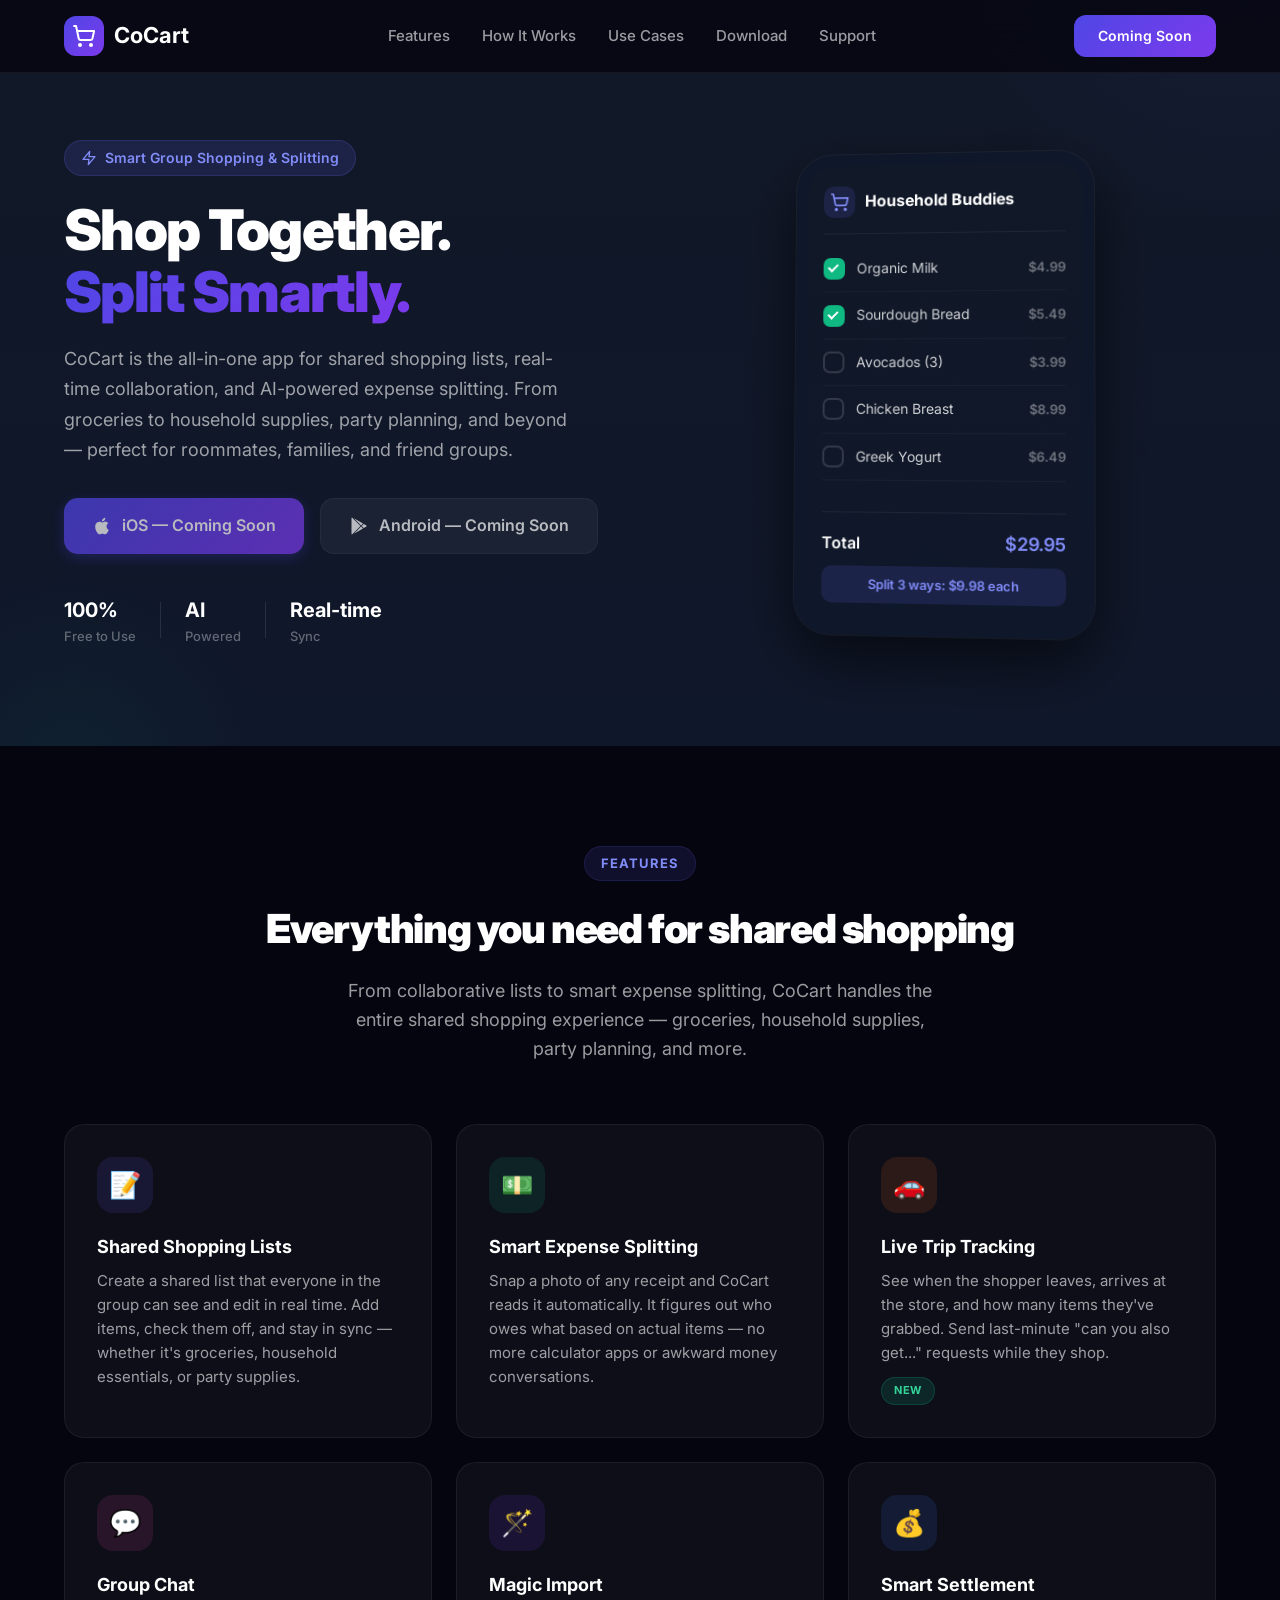
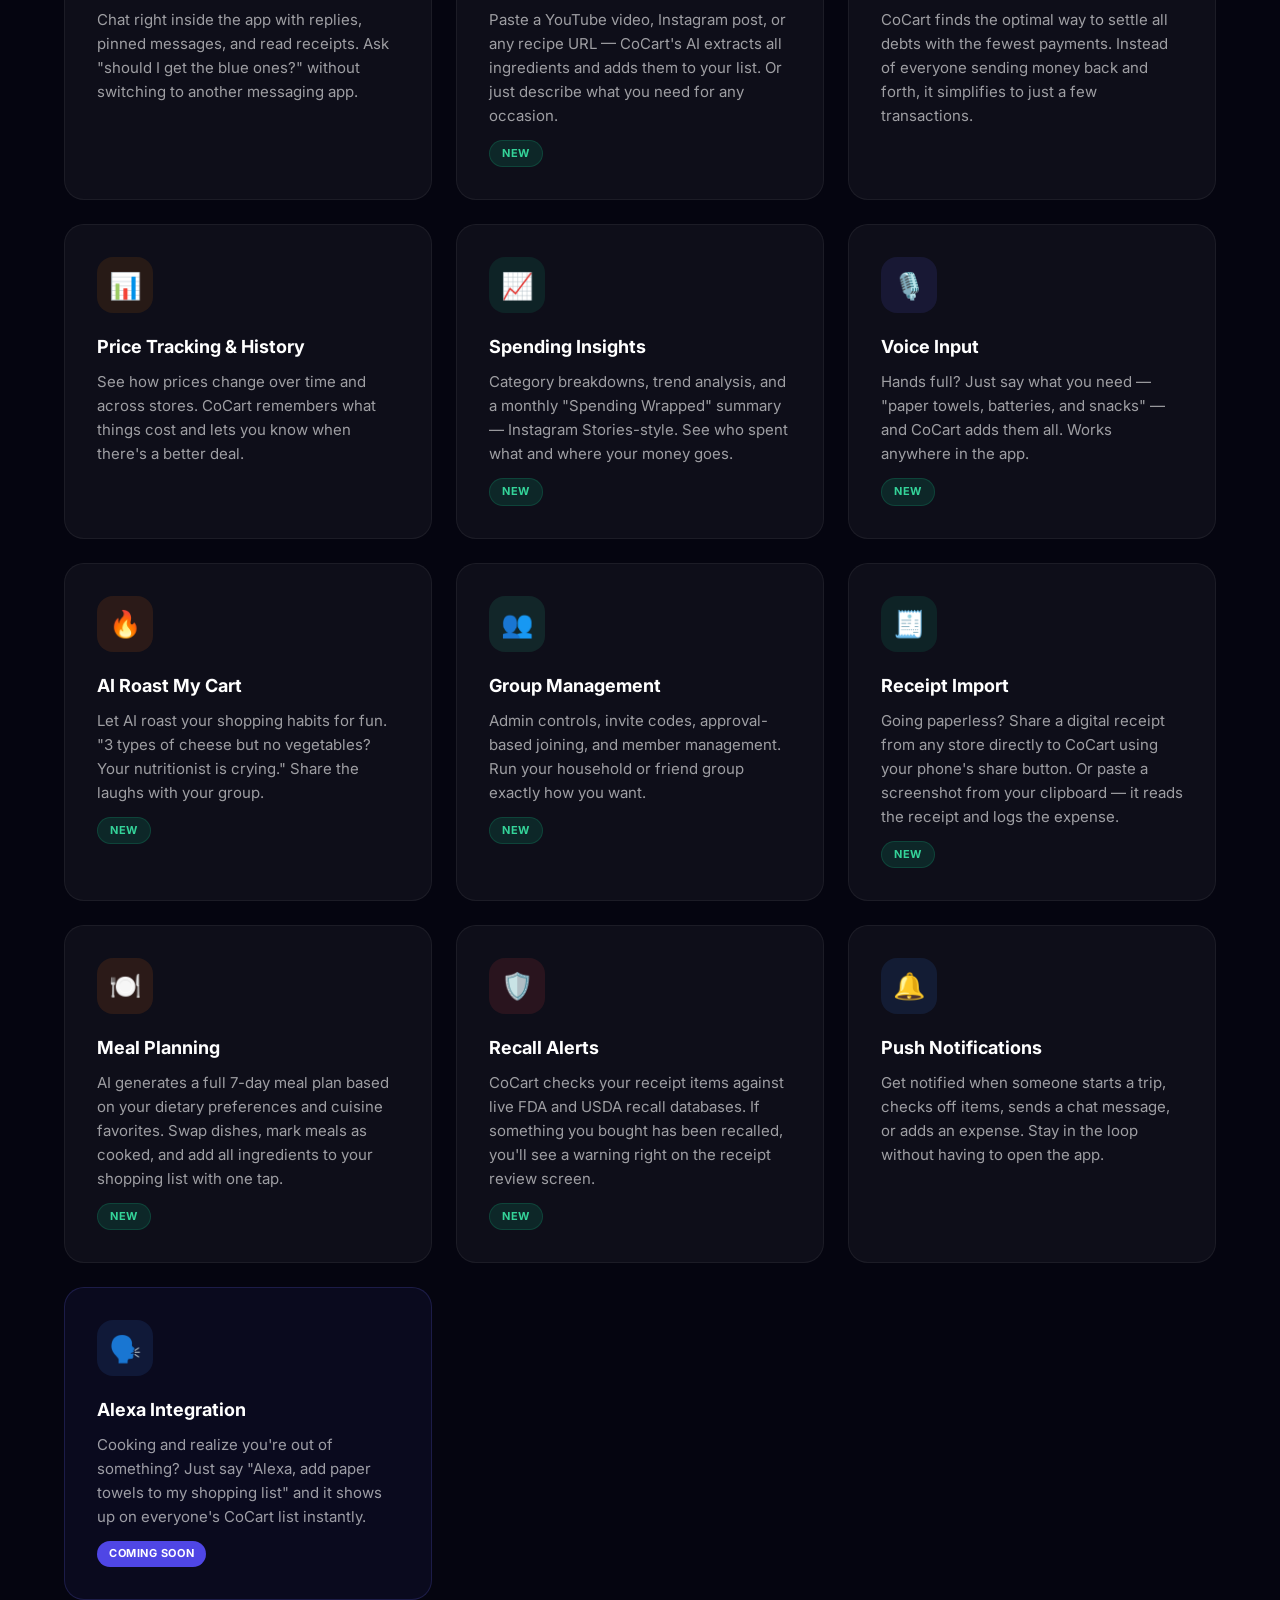
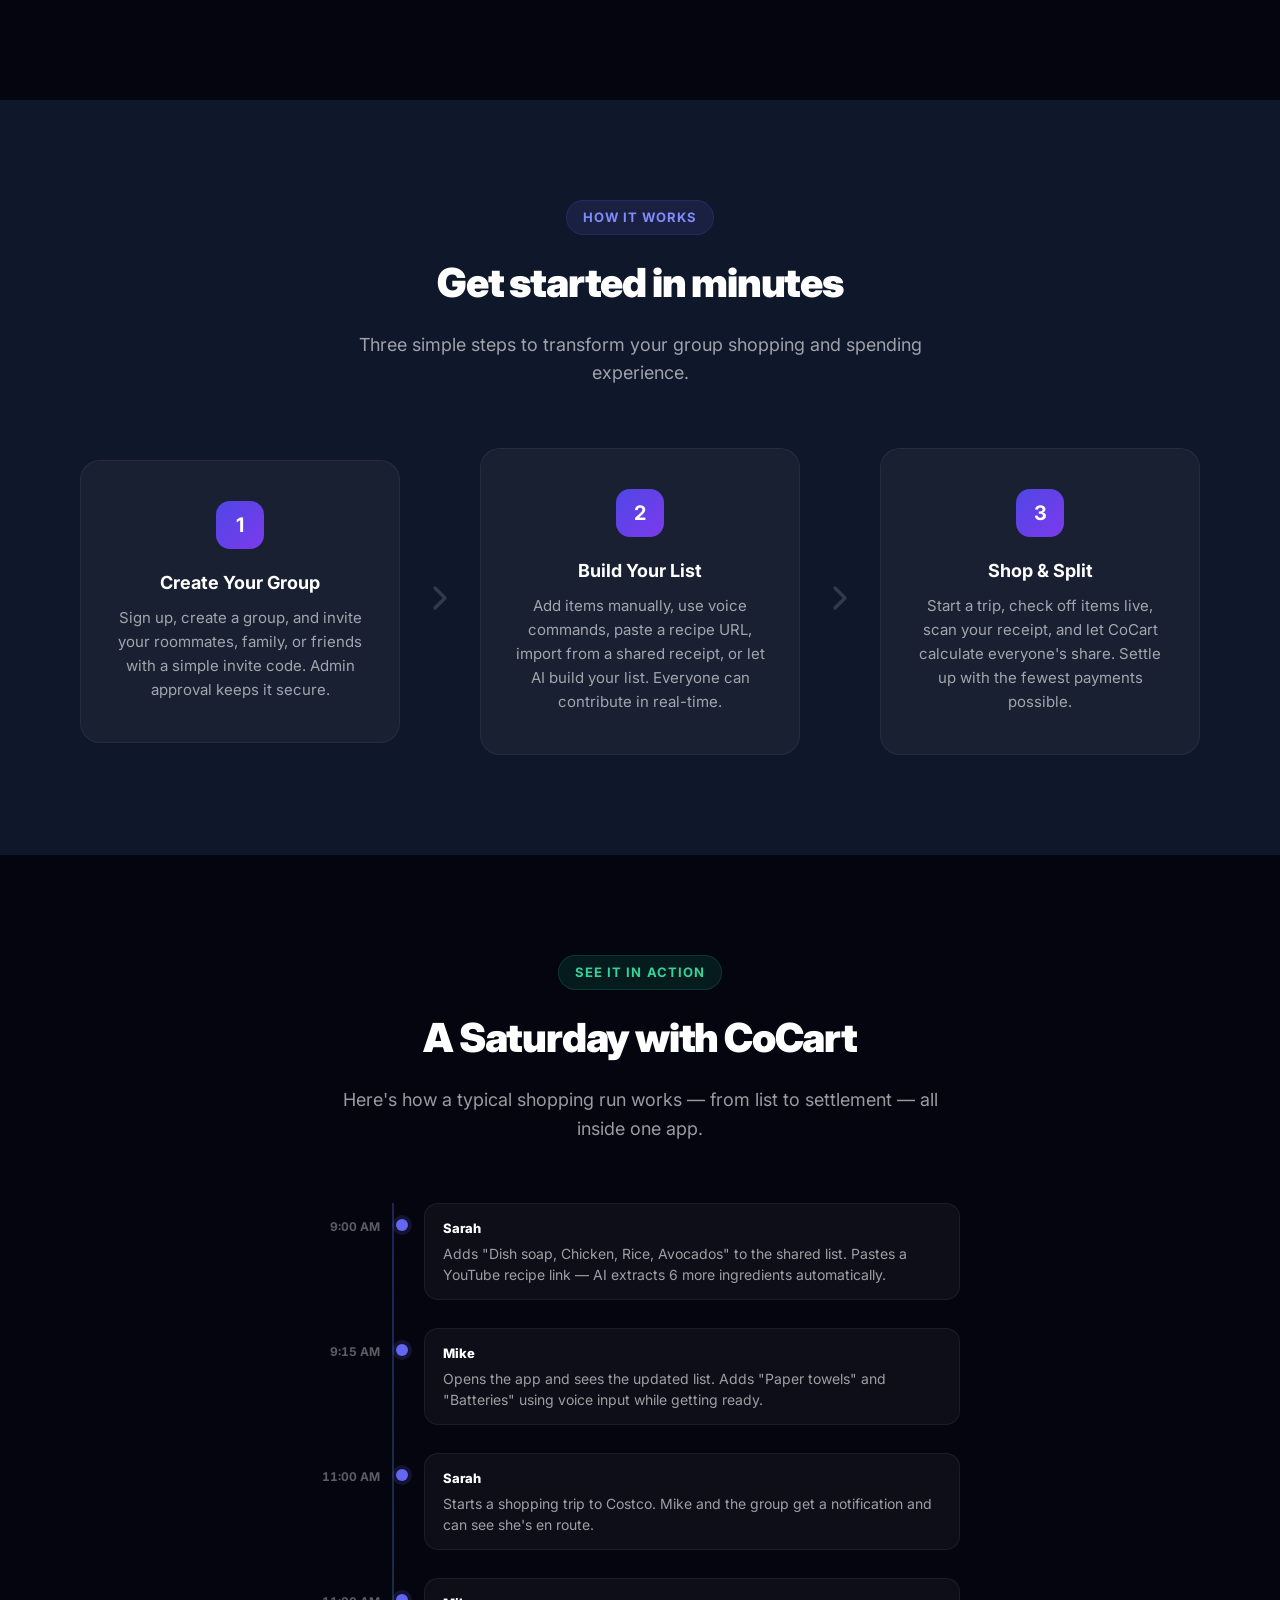
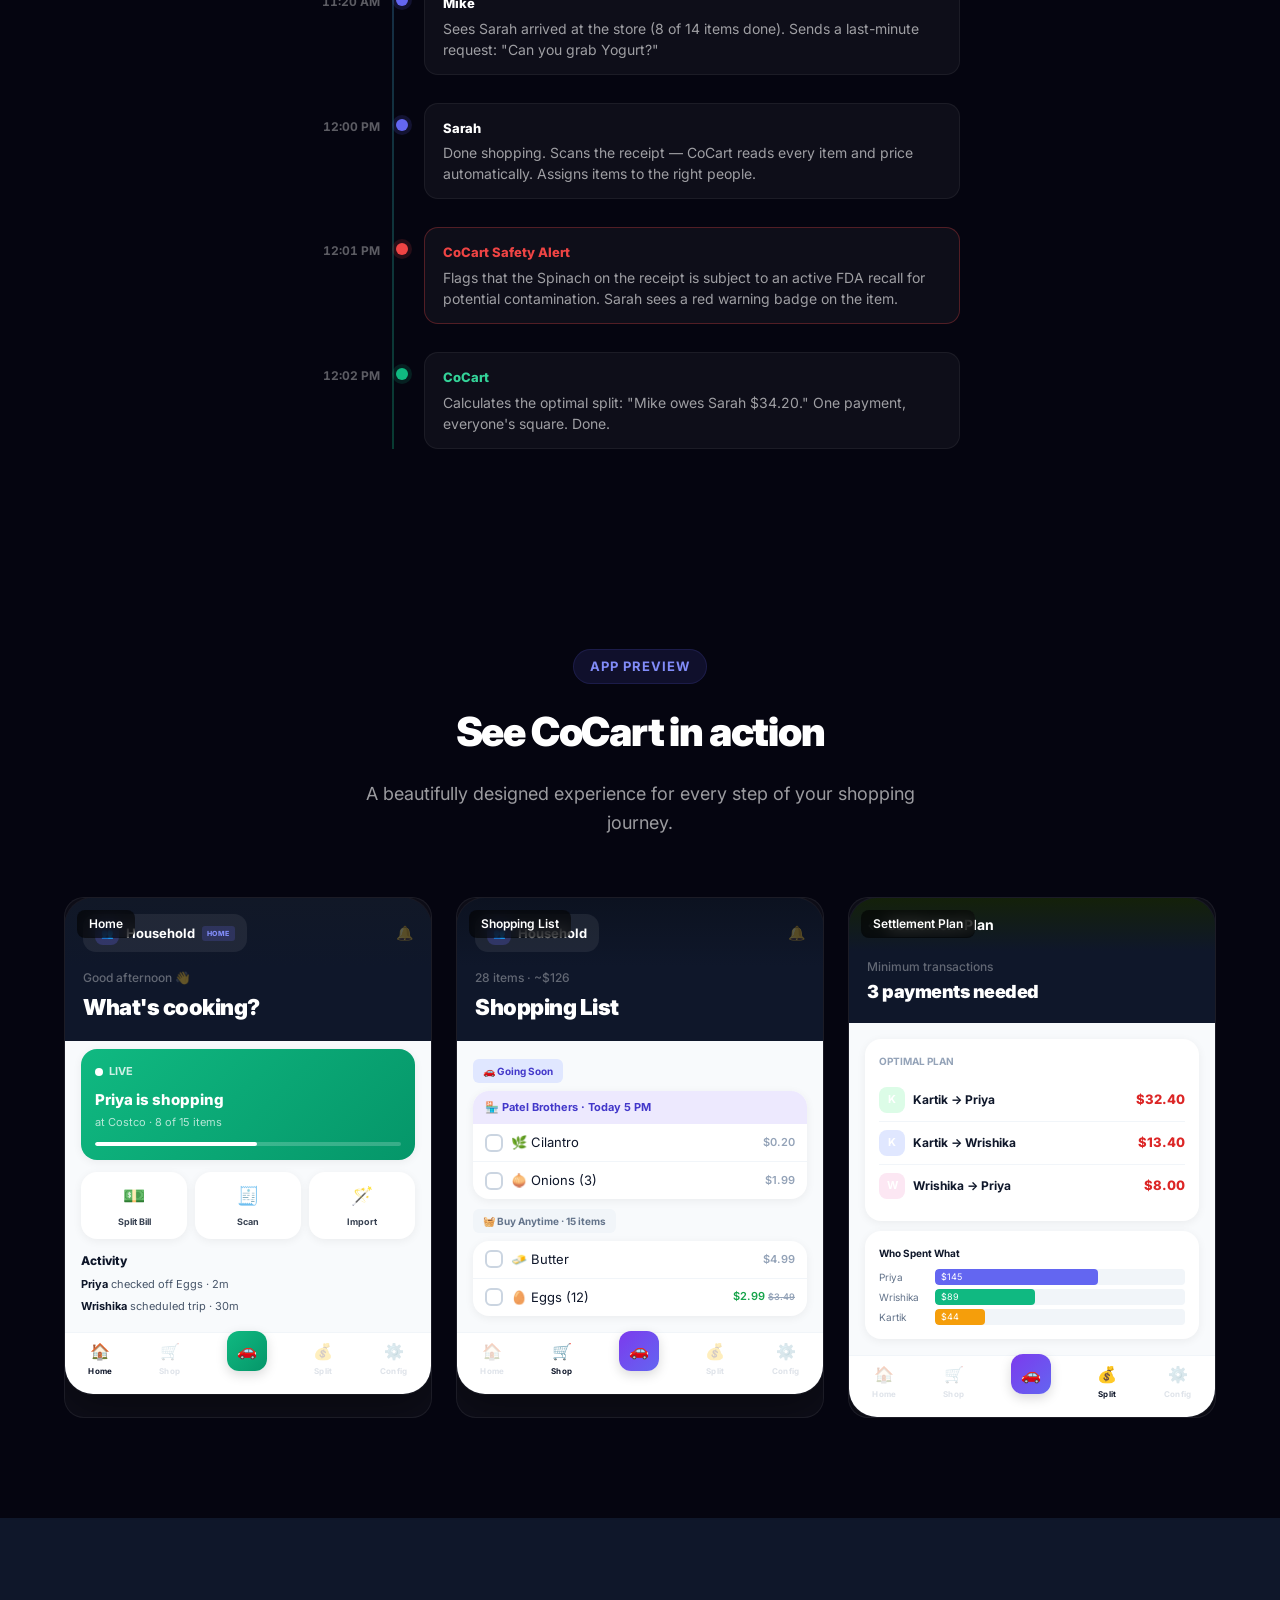
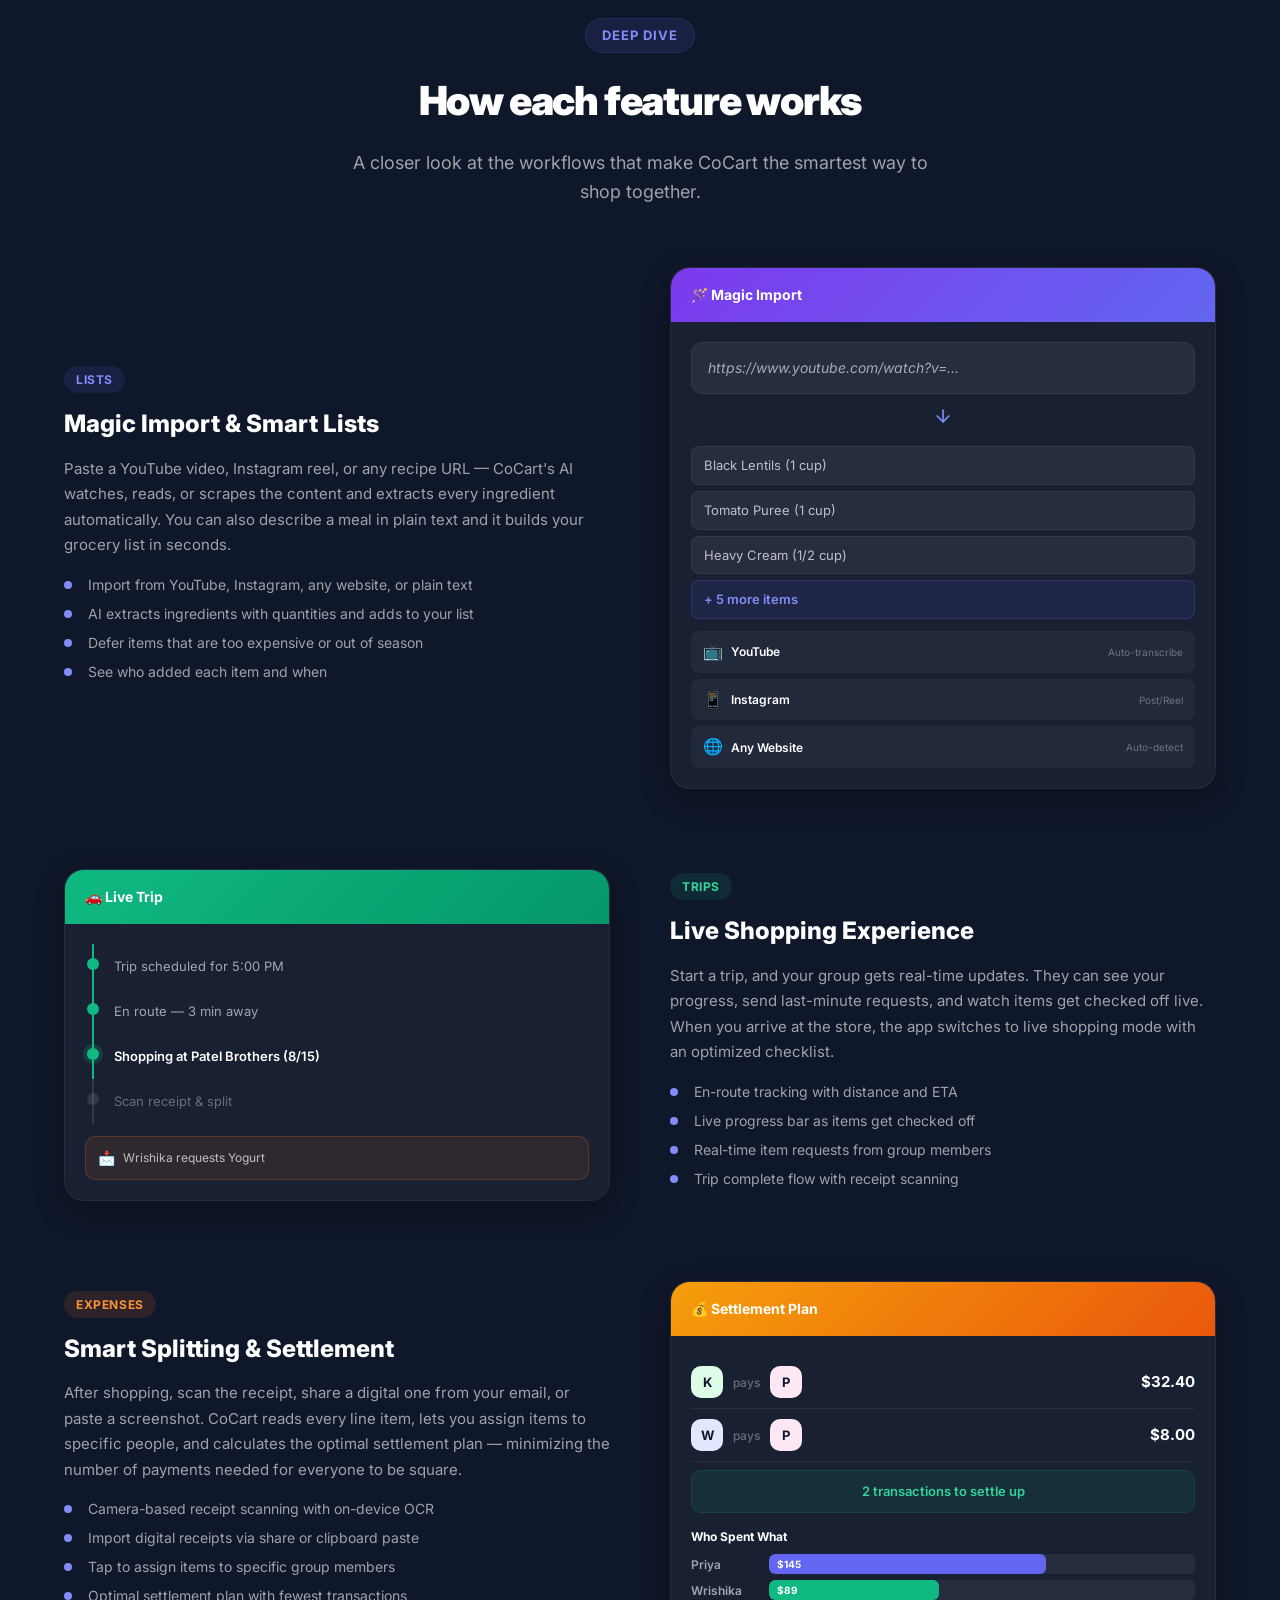
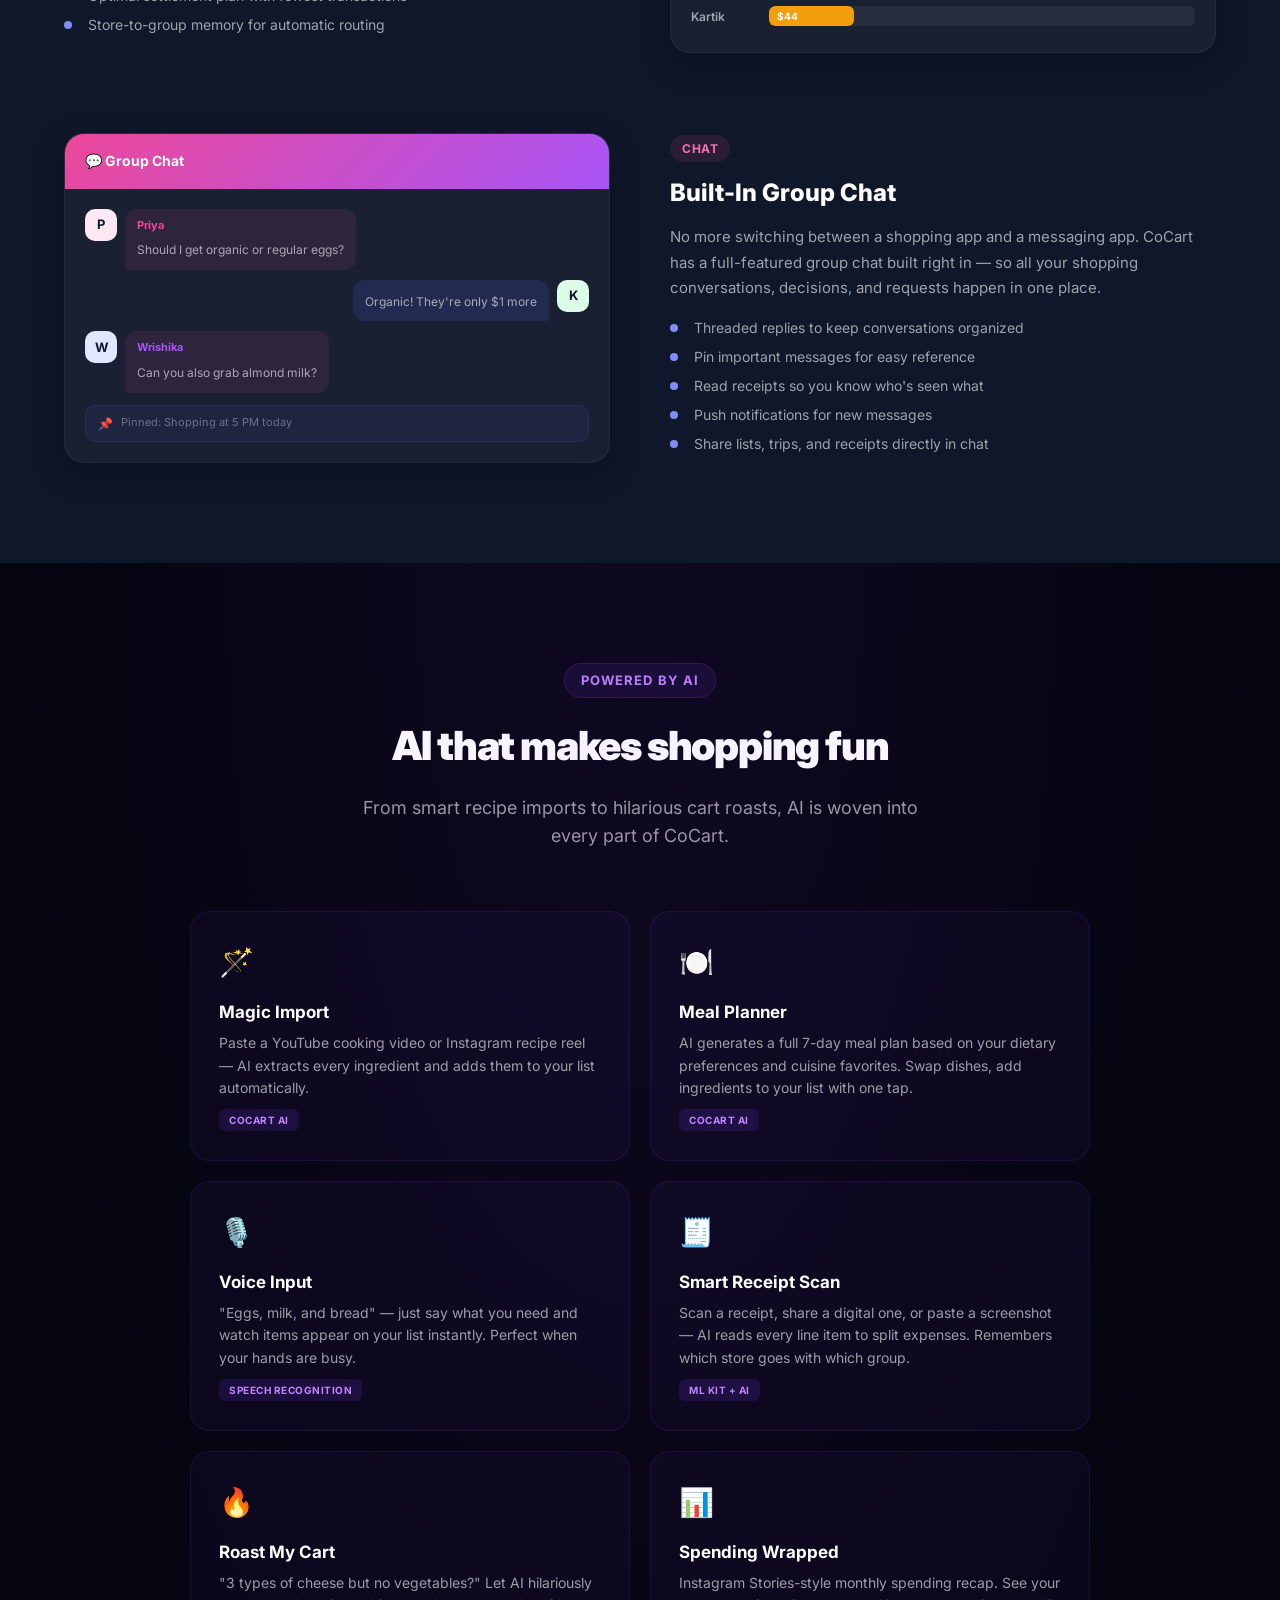
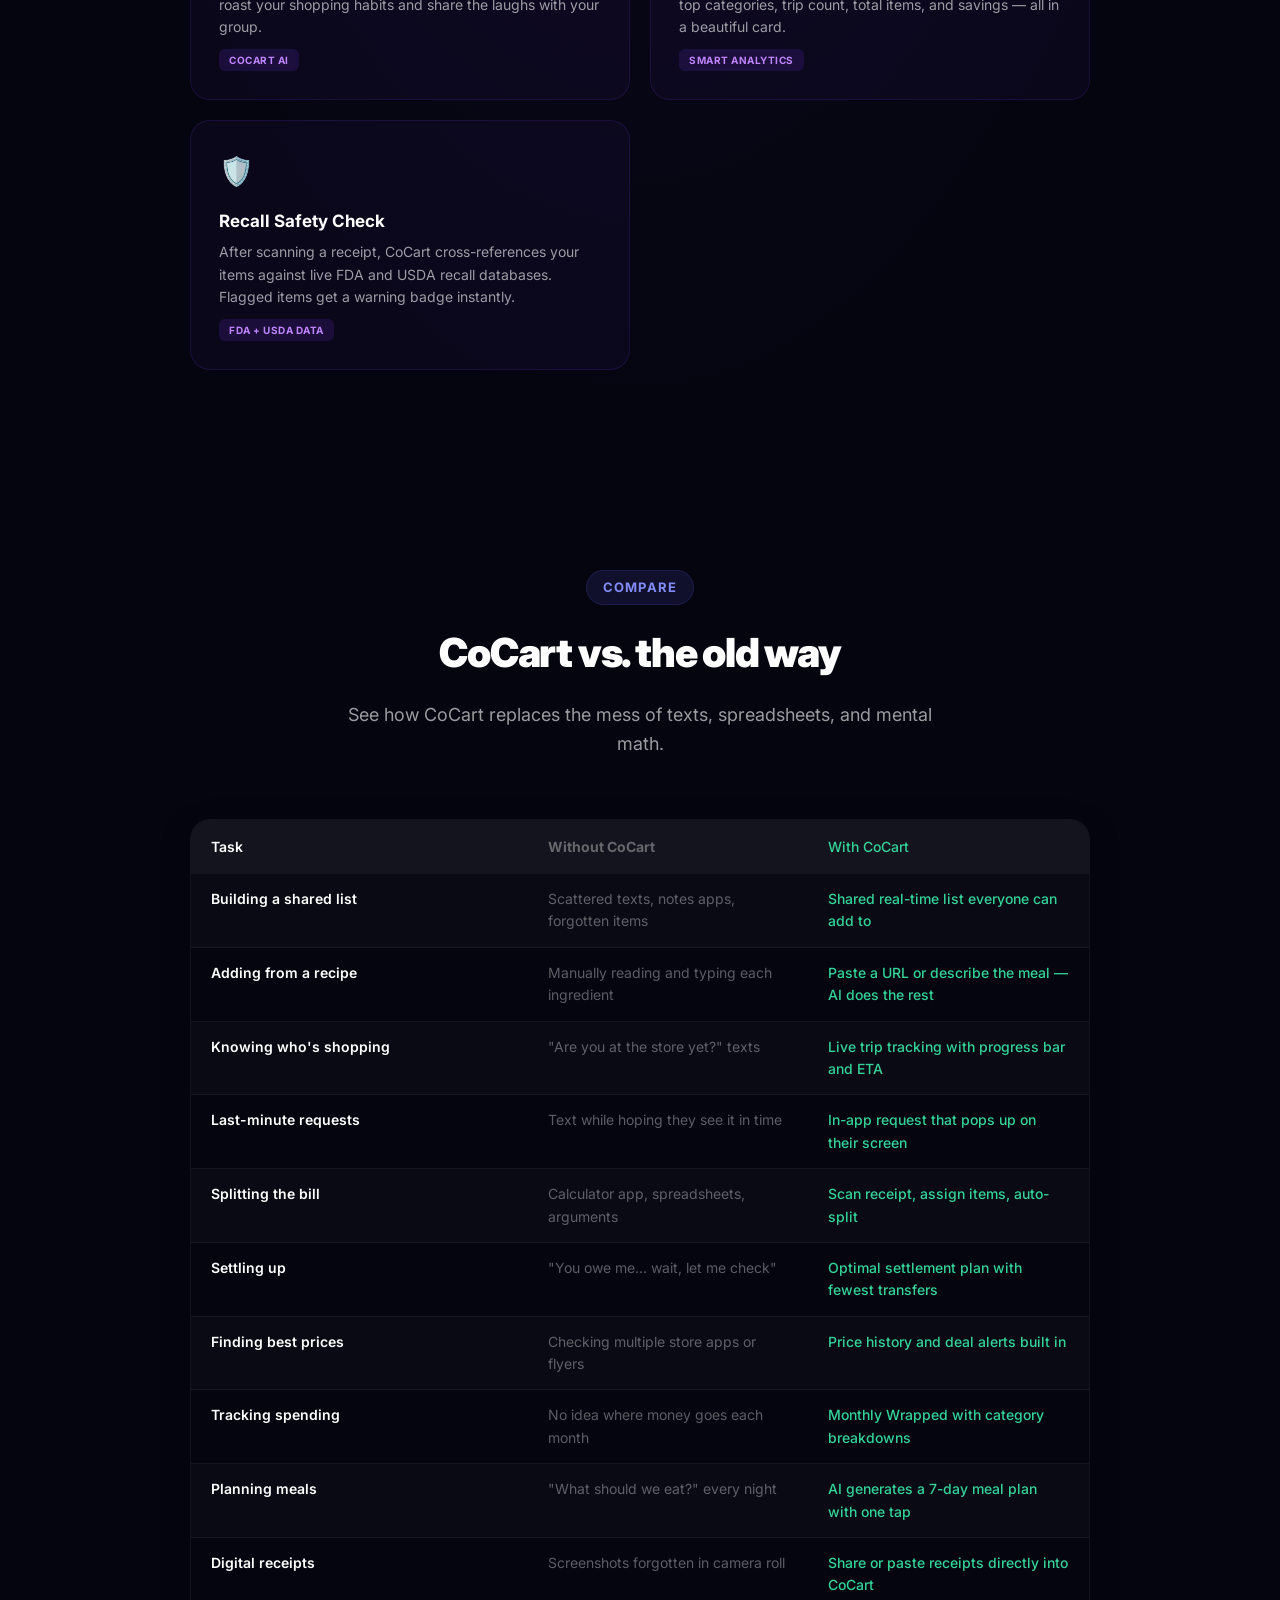
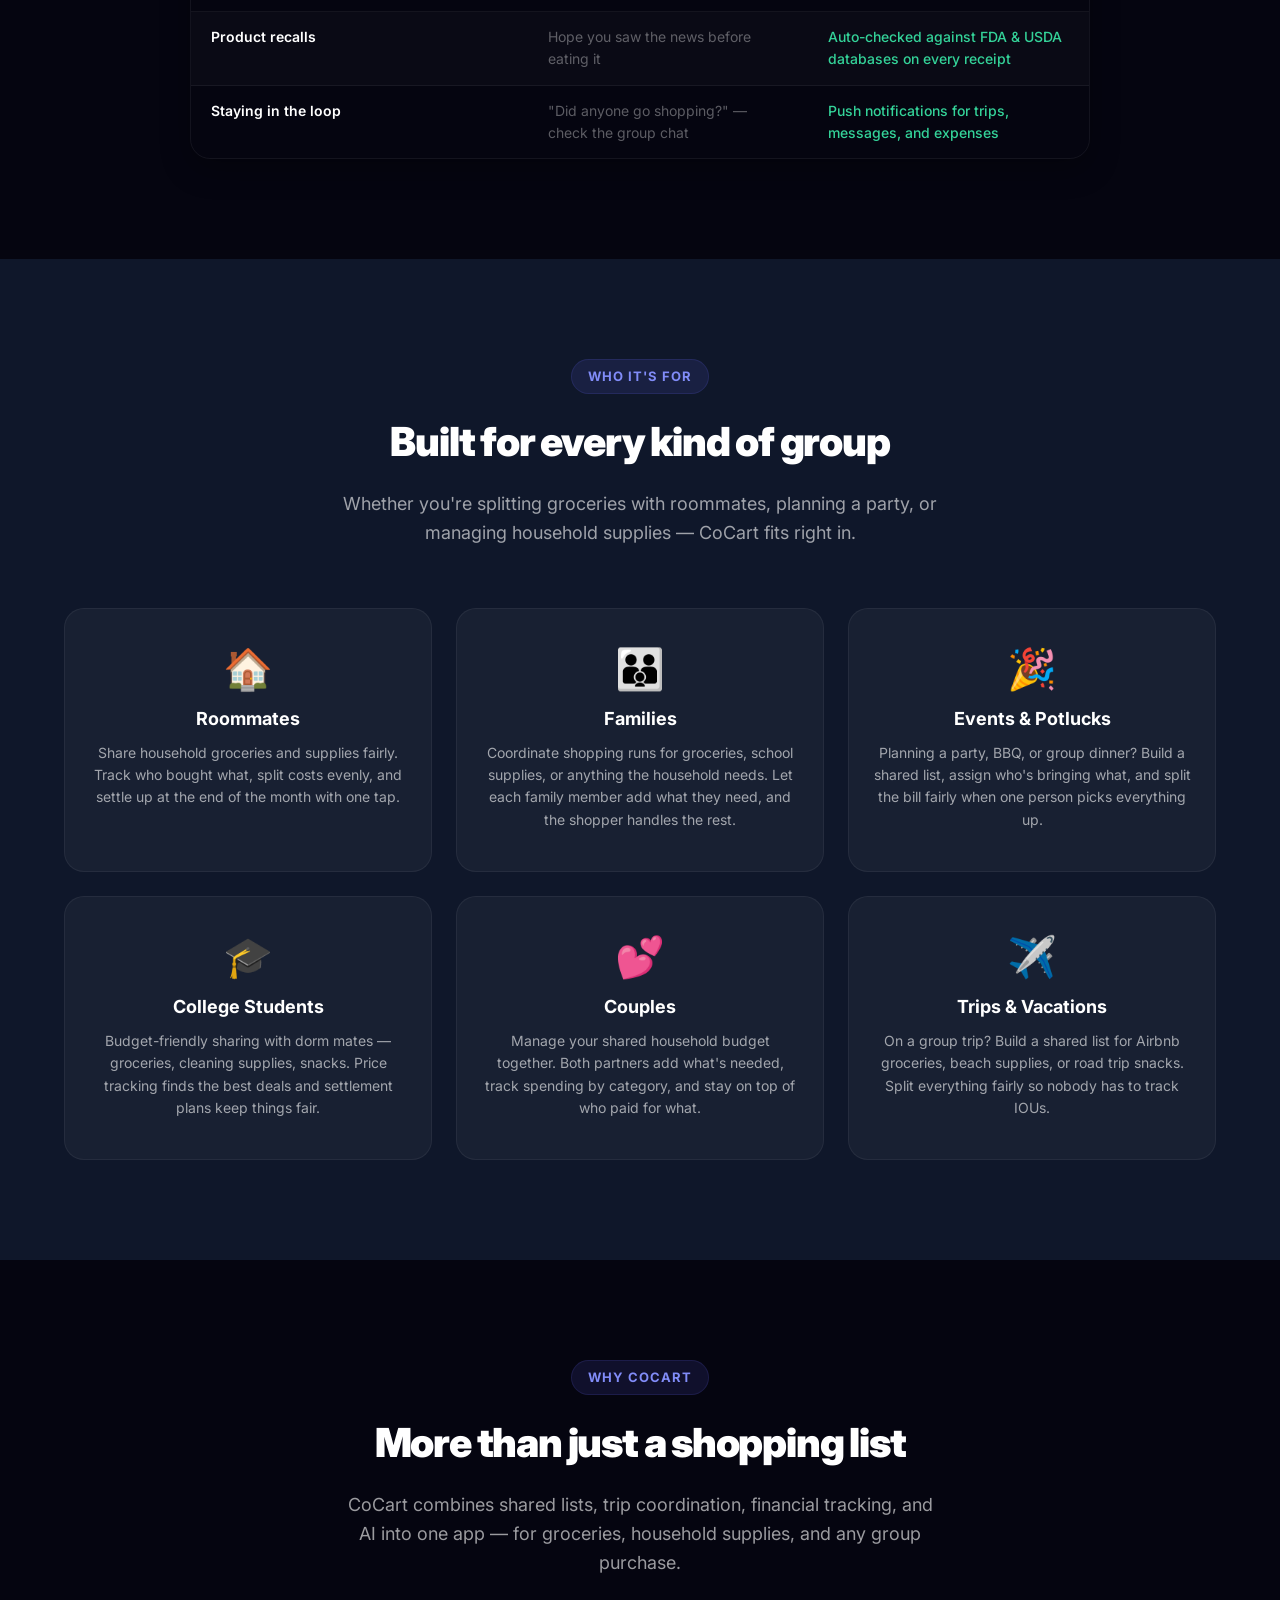
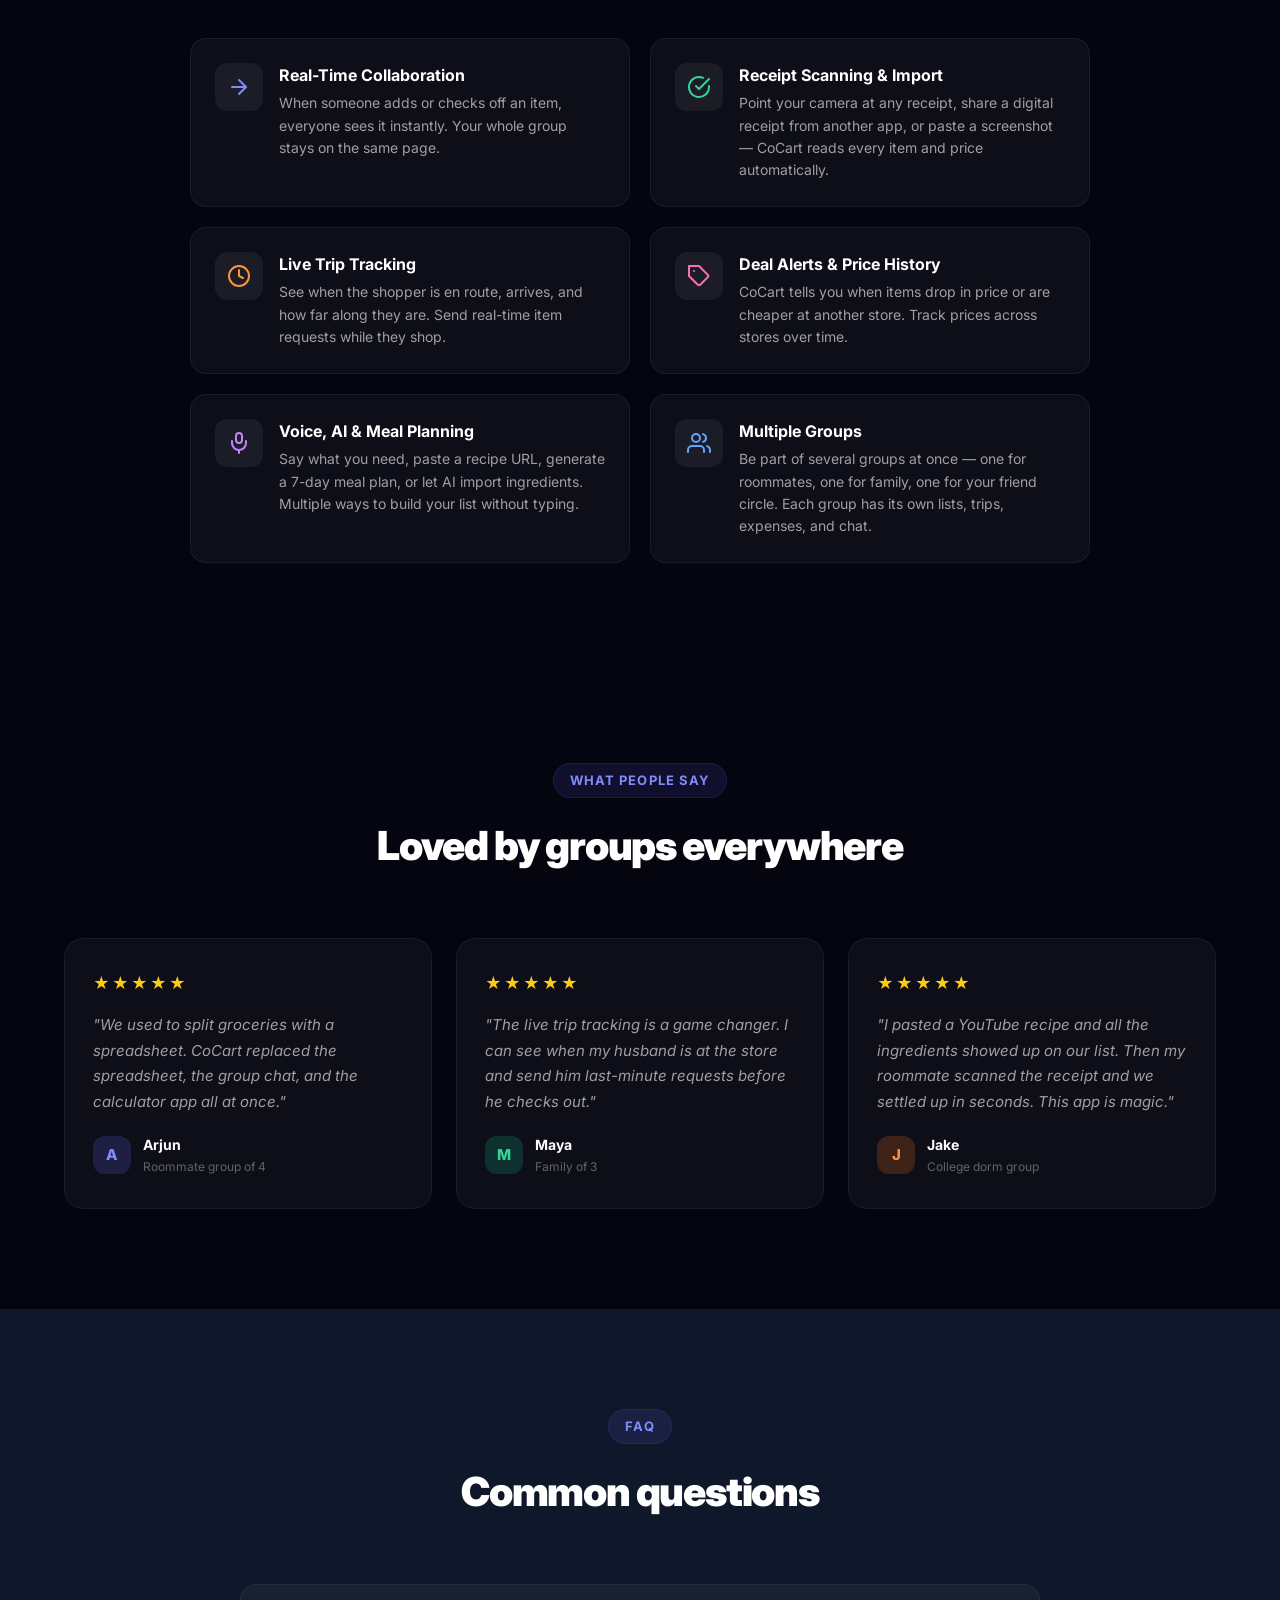
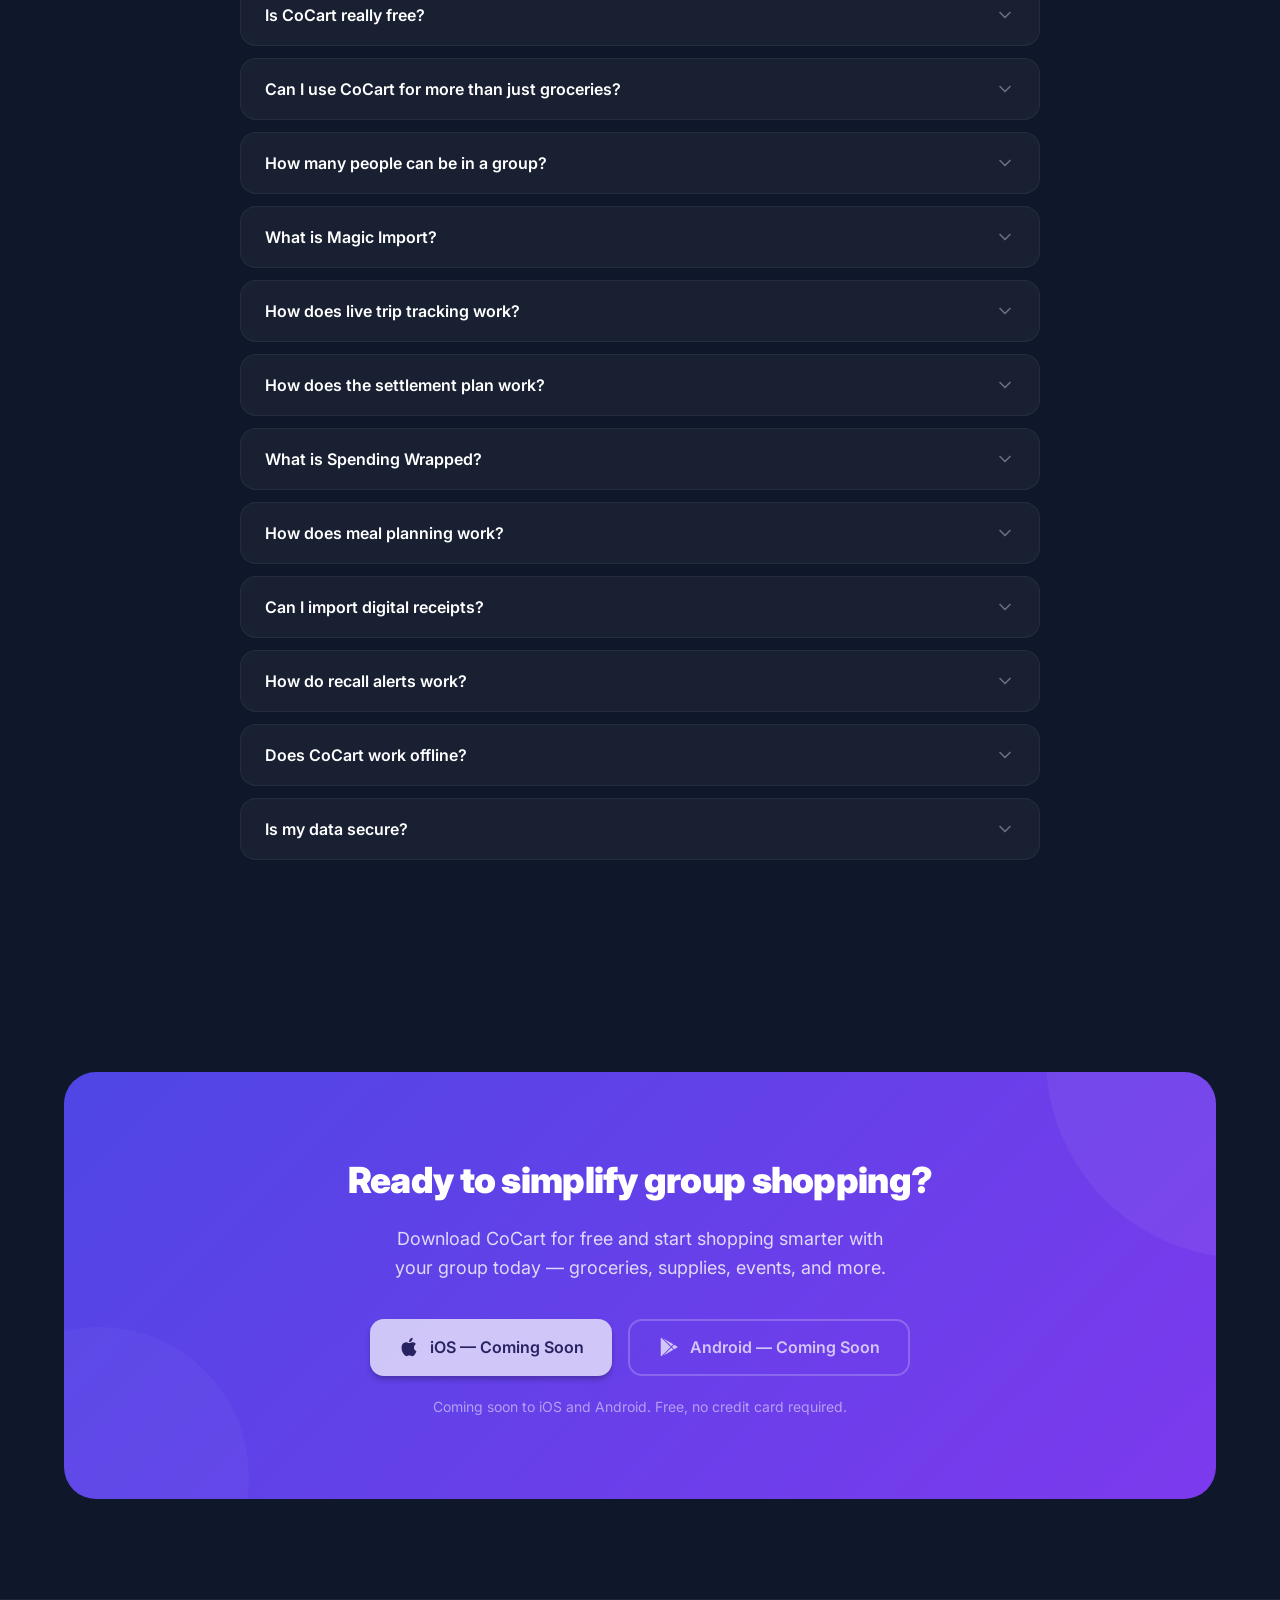
<file: index.html>
<!DOCTYPE html>
<html lang="en">
<head>
  <!-- Google Analytics (GA4) -->
  <script async src="https://www.googletagmanager.com/gtag/js?id=G-R3F3CZD308"></script>
  <script>
    window.dataLayer = window.dataLayer || [];
    function gtag(){dataLayer.push(arguments);}
    gtag('js', new Date());
    gtag('config', 'G-R3F3CZD308');
  </script>

  <meta charset="UTF-8">
  <meta name="viewport" content="width=device-width, initial-scale=1.0">
  <title>CoCart by SharedCircle — Shared Shopping, Simplified</title>
  <meta name="description" content="CoCart by SharedCircle — the smart shared shopping and expense splitting app for groups. Create lists, shop together, split costs — from groceries to household supplies, party planning, and more. Powered by AI.">
  <meta name="theme-color" content="#050510">

  <!-- Open Graph -->
  <meta property="og:title" content="CoCart by SharedCircle — Shared Shopping, Simplified">
  <meta property="og:description" content="The smart shared shopping and expense splitting app for groups. Create lists, shop together, split costs — from groceries to party planning.">
  <meta property="og:type" content="website">
  <meta property="og:image" content="images/og-image.png">

  <!-- Security meta tags -->
  <meta http-equiv="X-Content-Type-Options" content="nosniff">
  <meta http-equiv="X-Frame-Options" content="DENY">

  <link rel="stylesheet" href="css/styles.css">
  <link rel="icon" type="image/svg+xml" href="data:image/svg+xml,<svg xmlns='http://www.w3.org/2000/svg' viewBox='0 0 100 100'><text y='.9em' font-size='90'>🛒</text></svg>">
</head>
<body>

  <!-- Navigation -->
  <nav class="navbar" id="navbar">
    <div class="container nav-container">
      <a href="#" class="nav-logo">
        <div class="logo-icon">
          <svg width="24" height="24" viewBox="0 0 24 24" fill="none" stroke="currentColor" stroke-width="2" stroke-linecap="round" stroke-linejoin="round">
            <circle cx="8" cy="21" r="1"/><circle cx="19" cy="21" r="1"/>
            <path d="M2.05 2.05h2l2.66 12.42a2 2 0 0 0 2 1.58h9.78a2 2 0 0 0 1.95-1.57l1.65-7.43H5.12"/>
          </svg>
        </div>
        <span>CoCart</span>
      </a>
      <div class="nav-links" id="navLinks">
        <a href="#features" class="nav-link">Features</a>
        <a href="#how-it-works" class="nav-link">How It Works</a>
        <a href="#use-cases" class="nav-link">Use Cases</a>
        <a href="#download" class="nav-link">Download</a>
        <a href="support.html" class="nav-link">Support</a>
      </div>
      <a href="#download" class="nav-cta">Coming Soon</a>
      <button class="nav-toggle" id="navToggle" aria-label="Toggle menu">
        <span></span><span></span><span></span>
      </button>
    </div>
  </nav>

  <!-- Hero -->
  <section class="hero">
    <div class="container hero-container">
      <div class="hero-content">
        <div class="hero-badge">
          <svg width="16" height="16" viewBox="0 0 24 24" fill="none" stroke="currentColor" stroke-width="2" stroke-linecap="round" stroke-linejoin="round"><polygon points="13 2 3 14 12 14 11 22 21 10 12 10 13 2"/></svg>
          Smart Group Shopping & Splitting
        </div>
        <h1 class="hero-title">
          Shop Together.<br>
          <span class="gradient-text">Split Smartly.</span>
        </h1>
        <p class="hero-subtitle">
          CoCart is the all-in-one app for shared shopping lists, real-time collaboration,
          and AI-powered expense splitting. From groceries to household supplies, party planning, and beyond — perfect for roommates, families, and friend groups.
        </p>
        <div class="hero-buttons">
          <span class="btn btn-primary" style="opacity: 0.7; cursor: default;">
            <svg width="20" height="20" viewBox="0 0 24 24" fill="currentColor"><path d="M18.71 19.5c-.83 1.24-1.71 2.45-3.05 2.47-1.34.03-1.77-.79-3.29-.79-1.53 0-2 .77-3.27.82-1.31.05-2.3-1.32-3.14-2.53C4.25 17 2.94 12.45 4.7 9.39c.87-1.52 2.43-2.48 4.12-2.51 1.28-.02 2.5.87 3.29.87.78 0 2.26-1.07 3.8-.91.65.03 2.47.26 3.64 1.98-.09.06-2.17 1.28-2.15 3.81.03 3.02 2.65 4.03 2.68 4.04-.03.07-.42 1.44-1.38 2.83M13 3.5c.73-.83 1.94-1.46 2.94-1.5.13 1.17-.34 2.35-1.04 3.19-.69.85-1.83 1.51-2.95 1.42-.15-1.15.41-2.35 1.05-3.11z"/></svg>
            iOS — Coming Soon
          </span>
          <span class="btn btn-secondary" style="opacity: 0.7; cursor: default;">
            <svg width="20" height="20" viewBox="0 0 24 24" fill="currentColor"><path d="M3.609 1.814L13.792 12 3.61 22.186a.996.996 0 0 1-.61-.92V2.734a1 1 0 0 1 .609-.92zm10.89 10.893l2.302 2.302-10.937 6.333 8.635-8.635zm3.199-3.198l2.807 1.626a1 1 0 0 1 0 1.73l-2.808 1.626L15.206 12l2.492-2.491zM5.864 2.658L16.802 8.99l-2.303 2.303-8.635-8.635z"/></svg>
            Android — Coming Soon
          </span>
        </div>
        <div class="hero-stats">
          <div class="stat">
            <span class="stat-number">100%</span>
            <span class="stat-label">Free to Use</span>
          </div>
          <div class="stat-divider"></div>
          <div class="stat">
            <span class="stat-number">AI</span>
            <span class="stat-label">Powered</span>
          </div>
          <div class="stat-divider"></div>
          <div class="stat">
            <span class="stat-number">Real-time</span>
            <span class="stat-label">Sync</span>
          </div>
        </div>
      </div>
      <div class="hero-visual">
        <div class="phone-mockup">
          <div class="phone-screen">
            <div class="mock-header">
              <div class="mock-logo-small">
                <svg width="20" height="20" viewBox="0 0 24 24" fill="none" stroke="#818cf8" stroke-width="2" stroke-linecap="round" stroke-linejoin="round">
                  <circle cx="8" cy="21" r="1"/><circle cx="19" cy="21" r="1"/>
                  <path d="M2.05 2.05h2l2.66 12.42a2 2 0 0 0 2 1.58h9.78a2 2 0 0 0 1.95-1.57l1.65-7.43H5.12"/>
                </svg>
              </div>
              <span class="mock-title">Household Buddies</span>
            </div>
            <div class="mock-item">
              <div class="mock-check checked"></div>
              <span>Organic Milk</span>
              <span class="mock-price">$4.99</span>
            </div>
            <div class="mock-item">
              <div class="mock-check checked"></div>
              <span>Sourdough Bread</span>
              <span class="mock-price">$5.49</span>
            </div>
            <div class="mock-item">
              <div class="mock-check"></div>
              <span>Avocados (3)</span>
              <span class="mock-price">$3.99</span>
            </div>
            <div class="mock-item">
              <div class="mock-check"></div>
              <span>Chicken Breast</span>
              <span class="mock-price">$8.99</span>
            </div>
            <div class="mock-item">
              <div class="mock-check"></div>
              <span>Greek Yogurt</span>
              <span class="mock-price">$6.49</span>
            </div>
            <div class="mock-bottom">
              <div class="mock-total">
                <span>Total</span>
                <span class="mock-total-price">$29.95</span>
              </div>
              <div class="mock-split-badge">Split 3 ways: $9.98 each</div>
            </div>
          </div>
        </div>
      </div>
    </div>
  </section>

  <!-- Features -->
  <section class="features" id="features">
    <div class="container">
      <div class="section-header">
        <span class="section-badge">Features</span>
        <h2 class="section-title">Everything you need for shared shopping</h2>
        <p class="section-subtitle">From collaborative lists to smart expense splitting, CoCart handles the entire shared shopping experience — groceries, household supplies, party planning, and more.</p>
      </div>
      <div class="features-grid">

        <div class="feature-card" data-animate>
          <div class="feature-icon" style="background: rgba(99, 102, 241, 0.12);">
            <span>📝</span>
          </div>
          <h3 class="feature-title">Shared Shopping Lists</h3>
          <p class="feature-desc">Create a shared list that everyone in the group can see and edit in real time. Add items, check them off, and stay in sync — whether it's groceries, household essentials, or party supplies.</p>
        </div>

        <div class="feature-card" data-animate>
          <div class="feature-icon" style="background: rgba(16, 185, 129, 0.12);">
            <span>💵</span>
          </div>
          <h3 class="feature-title">Smart Expense Splitting</h3>
          <p class="feature-desc">Snap a photo of any receipt and CoCart reads it automatically. It figures out who owes what based on actual items — no more calculator apps or awkward money conversations.</p>
        </div>

        <div class="feature-card" data-animate>
          <div class="feature-icon" style="background: rgba(249, 115, 22, 0.12);">
            <span>🚗</span>
          </div>
          <h3 class="feature-title">Live Trip Tracking</h3>
          <p class="feature-desc">See when the shopper leaves, arrives at the store, and how many items they've grabbed. Send last-minute "can you also get..." requests while they shop.</p>
          <span class="feature-new">New</span>
        </div>

        <div class="feature-card" data-animate>
          <div class="feature-icon" style="background: rgba(236, 72, 153, 0.12);">
            <span>💬</span>
          </div>
          <h3 class="feature-title">Group Chat</h3>
          <p class="feature-desc">Chat right inside the app with replies, pinned messages, and read receipts. Ask "should I get the blue ones?" without switching to another messaging app.</p>
        </div>

        <div class="feature-card" data-animate>
          <div class="feature-icon" style="background: rgba(124, 58, 237, 0.12);">
            <span>🪄</span>
          </div>
          <h3 class="feature-title">Magic Import</h3>
          <p class="feature-desc">Paste a YouTube video, Instagram post, or any recipe URL — CoCart's AI extracts all ingredients and adds them to your list. Or just describe what you need for any occasion.</p>
          <span class="feature-new">New</span>
        </div>

        <div class="feature-card" data-animate>
          <div class="feature-icon" style="background: rgba(59, 130, 246, 0.12);">
            <span>💰</span>
          </div>
          <h3 class="feature-title">Smart Settlement</h3>
          <p class="feature-desc">CoCart finds the optimal way to settle all debts with the fewest payments. Instead of everyone sending money back and forth, it simplifies to just a few transactions.</p>
        </div>

        <div class="feature-card" data-animate>
          <div class="feature-icon" style="background: rgba(217, 119, 6, 0.12);">
            <span>📊</span>
          </div>
          <h3 class="feature-title">Price Tracking & History</h3>
          <p class="feature-desc">See how prices change over time and across stores. CoCart remembers what things cost and lets you know when there's a better deal.</p>
        </div>

        <div class="feature-card" data-animate>
          <div class="feature-icon" style="background: rgba(16, 185, 129, 0.12);">
            <span>📈</span>
          </div>
          <h3 class="feature-title">Spending Insights</h3>
          <p class="feature-desc">Category breakdowns, trend analysis, and a monthly "Spending Wrapped" summary — Instagram Stories-style. See who spent what and where your money goes.</p>
          <span class="feature-new">New</span>
        </div>

        <div class="feature-card" data-animate>
          <div class="feature-icon" style="background: rgba(99, 102, 241, 0.12);">
            <span>🎙️</span>
          </div>
          <h3 class="feature-title">Voice Input</h3>
          <p class="feature-desc">Hands full? Just say what you need — "paper towels, batteries, and snacks" — and CoCart adds them all. Works anywhere in the app.</p>
          <span class="feature-new">New</span>
        </div>

        <div class="feature-card" data-animate>
          <div class="feature-icon" style="background: rgba(249, 115, 22, 0.12);">
            <span>🔥</span>
          </div>
          <h3 class="feature-title">AI Roast My Cart</h3>
          <p class="feature-desc">Let AI roast your shopping habits for fun. "3 types of cheese but no vegetables? Your nutritionist is crying." Share the laughs with your group.</p>
          <span class="feature-new">New</span>
        </div>

        <div class="feature-card" data-animate>
          <div class="feature-icon" style="background: rgba(52, 211, 153, 0.12);">
            <span>👥</span>
          </div>
          <h3 class="feature-title">Group Management</h3>
          <p class="feature-desc">Admin controls, invite codes, approval-based joining, and member management. Run your household or friend group exactly how you want.</p>
          <span class="feature-new">New</span>
        </div>

        <div class="feature-card" data-animate>
          <div class="feature-icon" style="background: rgba(16, 185, 129, 0.12);">
            <span>🧾</span>
          </div>
          <h3 class="feature-title">Receipt Import</h3>
          <p class="feature-desc">Going paperless? Share a digital receipt from any store directly to CoCart using your phone's share button. Or paste a screenshot from your clipboard — it reads the receipt and logs the expense.</p>
          <span class="feature-new">New</span>
        </div>

        <div class="feature-card" data-animate>
          <div class="feature-icon" style="background: rgba(249, 115, 22, 0.12);">
            <span>🍽️</span>
          </div>
          <h3 class="feature-title">Meal Planning</h3>
          <p class="feature-desc">AI generates a full 7-day meal plan based on your dietary preferences and cuisine favorites. Swap dishes, mark meals as cooked, and add all ingredients to your shopping list with one tap.</p>
          <span class="feature-new">New</span>
        </div>

        <div class="feature-card" data-animate>
          <div class="feature-icon" style="background: rgba(239, 68, 68, 0.12);">
            <span>🛡️</span>
          </div>
          <h3 class="feature-title">Recall Alerts</h3>
          <p class="feature-desc">CoCart checks your receipt items against live FDA and USDA recall databases. If something you bought has been recalled, you'll see a warning right on the receipt review screen.</p>
          <span class="feature-new">New</span>
        </div>

        <div class="feature-card" data-animate>
          <div class="feature-icon" style="background: rgba(59, 130, 246, 0.12);">
            <span>🔔</span>
          </div>
          <h3 class="feature-title">Push Notifications</h3>
          <p class="feature-desc">Get notified when someone starts a trip, checks off items, sends a chat message, or adds an expense. Stay in the loop without having to open the app.</p>
        </div>

        <div class="feature-card feature-card-highlight" data-animate>
          <div class="feature-icon" style="background: rgba(59, 130, 246, 0.12);">
            <span>🗣️</span>
          </div>
          <h3 class="feature-title">Alexa Integration</h3>
          <p class="feature-desc">Cooking and realize you're out of something? Just say "Alexa, add paper towels to my shopping list" and it shows up on everyone's CoCart list instantly.</p>
          <span class="feature-coming-soon">Coming Soon</span>
        </div>

      </div>
    </div>
  </section>

  <!-- How It Works -->
  <section class="how-it-works" id="how-it-works">
    <div class="container">
      <div class="section-header">
        <span class="section-badge">How It Works</span>
        <h2 class="section-title">Get started in minutes</h2>
        <p class="section-subtitle">Three simple steps to transform your group shopping and spending experience.</p>
      </div>
      <div class="steps-grid">
        <div class="step-card" data-animate>
          <div class="step-number">1</div>
          <div class="step-content">
            <h3 class="step-title">Create Your Group</h3>
            <p class="step-desc">Sign up, create a group, and invite your roommates, family, or friends with a simple invite code. Admin approval keeps it secure.</p>
          </div>
        </div>
        <div class="step-connector">
          <svg width="40" height="40" viewBox="0 0 24 24" fill="none" stroke="currentColor" stroke-width="2" stroke-linecap="round" stroke-linejoin="round"><polyline points="9 18 15 12 9 6"/></svg>
        </div>
        <div class="step-card" data-animate>
          <div class="step-number">2</div>
          <div class="step-content">
            <h3 class="step-title">Build Your List</h3>
            <p class="step-desc">Add items manually, use voice commands, paste a recipe URL, import from a shared receipt, or let AI build your list. Everyone can contribute in real-time.</p>
          </div>
        </div>
        <div class="step-connector">
          <svg width="40" height="40" viewBox="0 0 24 24" fill="none" stroke="currentColor" stroke-width="2" stroke-linecap="round" stroke-linejoin="round"><polyline points="9 18 15 12 9 6"/></svg>
        </div>
        <div class="step-card" data-animate>
          <div class="step-number">3</div>
          <div class="step-content">
            <h3 class="step-title">Shop & Split</h3>
            <p class="step-desc">Start a trip, check off items live, scan your receipt, and let CoCart calculate everyone's share. Settle up with the fewest payments possible.</p>
          </div>
        </div>
      </div>
    </div>
  </section>

  <!-- A Real Scenario -->
  <section class="scenario-section">
    <div class="container">
      <div class="section-header">
        <span class="section-badge" style="background: rgba(16, 185, 129, 0.12); color: #34d399; border-color: rgba(16, 185, 129, 0.2);">See It In Action</span>
        <h2 class="section-title">A Saturday with CoCart</h2>
        <p class="section-subtitle">Here's how a typical shopping run works — from list to settlement — all inside one app.</p>
      </div>
      <div class="scenario-timeline" data-animate>
        <div class="scenario-step">
          <div class="scenario-time">9:00 AM</div>
          <div class="scenario-dot"></div>
          <div class="scenario-card">
            <div class="scenario-who">Sarah</div>
            <div class="scenario-what">Adds "Dish soap, Chicken, Rice, Avocados" to the shared list. Pastes a YouTube recipe link — AI extracts 6 more ingredients automatically.</div>
          </div>
        </div>
        <div class="scenario-step">
          <div class="scenario-time">9:15 AM</div>
          <div class="scenario-dot"></div>
          <div class="scenario-card">
            <div class="scenario-who">Mike</div>
            <div class="scenario-what">Opens the app and sees the updated list. Adds "Paper towels" and "Batteries" using voice input while getting ready.</div>
          </div>
        </div>
        <div class="scenario-step">
          <div class="scenario-time">11:00 AM</div>
          <div class="scenario-dot"></div>
          <div class="scenario-card">
            <div class="scenario-who">Sarah</div>
            <div class="scenario-what">Starts a shopping trip to Costco. Mike and the group get a notification and can see she's en route.</div>
          </div>
        </div>
        <div class="scenario-step">
          <div class="scenario-time">11:20 AM</div>
          <div class="scenario-dot"></div>
          <div class="scenario-card">
            <div class="scenario-who">Mike</div>
            <div class="scenario-what">Sees Sarah arrived at the store (8 of 14 items done). Sends a last-minute request: "Can you grab Yogurt?"</div>
          </div>
        </div>
        <div class="scenario-step">
          <div class="scenario-time">12:00 PM</div>
          <div class="scenario-dot"></div>
          <div class="scenario-card">
            <div class="scenario-who">Sarah</div>
            <div class="scenario-what">Done shopping. Scans the receipt — CoCart reads every item and price automatically. Assigns items to the right people.</div>
          </div>
        </div>
        <div class="scenario-step">
          <div class="scenario-time">12:01 PM</div>
          <div class="scenario-dot" style="background: #ef4444; box-shadow: 0 0 0 4px rgba(239, 68, 68, 0.15);"></div>
          <div class="scenario-card" style="border-color: rgba(239, 68, 68, 0.3);">
            <div class="scenario-who" style="color: #ef4444;">CoCart Safety Alert</div>
            <div class="scenario-what">Flags that the Spinach on the receipt is subject to an active FDA recall for potential contamination. Sarah sees a red warning badge on the item.</div>
          </div>
        </div>
        <div class="scenario-step">
          <div class="scenario-time">12:02 PM</div>
          <div class="scenario-dot"></div>
          <div class="scenario-card">
            <div class="scenario-who">CoCart</div>
            <div class="scenario-what">Calculates the optimal split: "Mike owes Sarah $34.20." One payment, everyone's square. Done.</div>
          </div>
        </div>
      </div>
    </div>
  </section>

  <!-- App Preview -->
  <section class="screenshots" id="screenshots">
    <div class="container">
      <div class="section-header">
        <span class="section-badge">App Preview</span>
        <h2 class="section-title">See CoCart in action</h2>
        <p class="section-subtitle">A beautifully designed experience for every step of your shopping journey.</p>
      </div>
      <div class="screenshot-grid">

        <!-- Home Screen Preview -->
        <div class="screenshot-card" data-animate>
          <div class="screenshot-label">Home</div>
          <div class="preview-phone">
            <div class="preview-phone-header" style="background: linear-gradient(180deg, #111827, #0f172a);">
              <div class="preview-phone-group">
                <div class="preview-phone-avatar" style="background: rgba(99, 102, 241, 0.25);">👥</div>
                <span class="preview-phone-name">Household</span>
                <span class="preview-phone-badge" style="background: rgba(99, 102, 241, 0.2); color: #818cf8;">HOME</span>
              </div>
              <span style="font-size: 14px; opacity: 0.3;">🔔</span>
            </div>
            <div style="padding: 2px 18px 16px; background: linear-gradient(180deg, #0f172a, #0f172a);">
              <div class="preview-hero-sub">Good afternoon 👋</div>
              <div class="preview-hero-main">What's cooking?</div>
            </div>
            <div class="preview-body">
              <div class="preview-card" style="background: linear-gradient(135deg, #10b981, #059669); margin-top: -8px;">
                <div style="display: flex; align-items: center; gap: 6px; margin-bottom: 8px;">
                  <div style="width: 8px; height: 8px; border-radius: 4px; background: #fff;"></div>
                  <span style="font-size: 11px; font-weight: 700; color: rgba(255,255,255,.8);">LIVE</span>
                </div>
                <div style="font-size: 15px; font-weight: 800; color: #fff;">Priya is shopping</div>
                <div style="font-size: 11px; color: rgba(255,255,255,.7); margin-top: 2px;">at Costco · 8 of 15 items</div>
                <div style="height: 4px; background: rgba(255,255,255,.2); border-radius: 2px; margin-top: 10px; overflow: hidden;"><div style="height: 4px; width: 53%; background: #fff; border-radius: 2px;"></div></div>
              </div>
              <div style="display: flex; gap: 8px; margin-top: 12px;">
                <div class="preview-card" style="flex: 1; text-align: center; padding: 10px;">
                  <div style="font-size: 18px;">💵</div>
                  <div style="font-size: 9px; font-weight: 700; color: #374151; margin-top: 4px;">Split Bill</div>
                </div>
                <div class="preview-card" style="flex: 1; text-align: center; padding: 10px;">
                  <div style="font-size: 18px;">🧾</div>
                  <div style="font-size: 9px; font-weight: 700; color: #374151; margin-top: 4px;">Scan</div>
                </div>
                <div class="preview-card" style="flex: 1; text-align: center; padding: 10px;">
                  <div style="font-size: 18px;">🪄</div>
                  <div style="font-size: 9px; font-weight: 700; color: #374151; margin-top: 4px;">Import</div>
                </div>
              </div>
              <div style="margin-top: 12px; font-size: 12px; font-weight: 800; color: #0f172a;">Activity</div>
              <div style="margin-top: 6px; font-size: 11px; color: #475569;"><b style="color: #0f172a;">Priya</b> checked off Eggs · 2m</div>
              <div style="margin-top: 4px; font-size: 11px; color: #475569;"><b style="color: #0f172a;">Wrishika</b> scheduled trip · 30m</div>
            </div>
            <div class="preview-tabs">
              <div class="preview-tab active"><div>🏠</div><div class="preview-tab-label">Home</div></div>
              <div class="preview-tab"><div>🛒</div><div class="preview-tab-label">Shop</div></div>
              <div><div class="preview-tab-center" style="background: linear-gradient(135deg, #10b981, #059669); color: #fff;">🚗</div></div>
              <div class="preview-tab"><div>💰</div><div class="preview-tab-label">Split</div></div>
              <div class="preview-tab"><div>⚙️</div><div class="preview-tab-label">Config</div></div>
            </div>
          </div>
        </div>

        <!-- Shopping List Preview -->
        <div class="screenshot-card" data-animate>
          <div class="screenshot-label">Shopping List</div>
          <div class="preview-phone">
            <div class="preview-phone-header" style="background: linear-gradient(180deg, #0c1220, #0f172a);">
              <div class="preview-phone-group">
                <div class="preview-phone-avatar" style="background: rgba(99, 102, 241, 0.25);">👥</div>
                <span class="preview-phone-name">Household</span>
              </div>
              <span style="font-size: 14px; opacity: 0.3;">🔔</span>
            </div>
            <div style="padding: 2px 18px 16px; background: #0f172a;">
              <div class="preview-hero-sub">28 items · ~$126</div>
              <div class="preview-hero-main">Shopping List</div>
            </div>
            <div class="preview-body">
              <div style="display: inline-block; padding: 4px 10px; border-radius: 6px; background: #e0e7ff; color: #4338ca; font-size: 10px; font-weight: 700; margin-bottom: 8px;">🚗 Going Soon</div>
              <div class="preview-card" style="padding: 0; overflow: hidden;">
                <div style="padding: 8px 12px; background: #ede9fe; font-size: 11px; font-weight: 700; color: #4338ca;">🏪 Patel Brothers · Today 5 PM</div>
                <div class="preview-item" style="padding: 8px 12px;"><div class="preview-check"></div><span>🌿 Cilantro</span><span class="preview-item-price">$0.20</span></div>
                <div class="preview-item" style="padding: 8px 12px;"><div class="preview-check"></div><span>🧅 Onions (3)</span><span class="preview-item-price">$1.99</span></div>
              </div>
              <div style="display: inline-block; padding: 4px 10px; border-radius: 6px; background: #f1f5f9; color: #64748b; font-size: 10px; font-weight: 700; margin: 10px 0 8px;">🧺 Buy Anytime · 15 items</div>
              <div class="preview-card" style="padding: 0; overflow: hidden;">
                <div class="preview-item" style="padding: 8px 12px;"><div class="preview-check"></div><span>🧈 Butter</span><span class="preview-item-price">$4.99</span></div>
                <div class="preview-item" style="padding: 8px 12px;"><div class="preview-check"></div><span>🥚 Eggs (12)</span><span class="preview-item-price" style="color: #16a34a;">$2.99 <span style="text-decoration: line-through; color: #94a3b8; font-size: 9px;">$3.49</span></span></div>
              </div>
            </div>
            <div class="preview-tabs">
              <div class="preview-tab"><div>🏠</div><div class="preview-tab-label">Home</div></div>
              <div class="preview-tab active"><div>🛒</div><div class="preview-tab-label">Shop</div></div>
              <div><div class="preview-tab-center" style="background: linear-gradient(135deg, #7c3aed, #6366f1); color: #fff;">🚗</div></div>
              <div class="preview-tab"><div>💰</div><div class="preview-tab-label">Split</div></div>
              <div class="preview-tab"><div>⚙️</div><div class="preview-tab-label">Config</div></div>
            </div>
          </div>
        </div>

        <!-- Settlement Preview -->
        <div class="screenshot-card" data-animate>
          <div class="screenshot-label">Settlement Plan</div>
          <div class="preview-phone">
            <div class="preview-phone-header" style="background: linear-gradient(180deg, #14210a, #0f172a);">
              <div style="display: flex; align-items: center; gap: 8px;">
                <span style="font-size: 13px; color: rgba(255,255,255,.5);">←</span>
                <span class="preview-phone-name" style="font-size: 14px;">Settlement Plan</span>
              </div>
            </div>
            <div style="padding: 6px 18px 16px; background: #0f172a;">
              <div class="preview-hero-sub">Minimum transactions</div>
              <div class="preview-hero-main" style="font-size: 18px;">3 payments needed</div>
            </div>
            <div class="preview-body">
              <div class="preview-card">
                <div style="font-size: 10px; font-weight: 700; color: #94a3b8; margin-bottom: 10px;">OPTIMAL PLAN</div>
                <div style="display: flex; align-items: center; gap: 8px; padding: 8px 0; border-bottom: 1px solid #f1f5f9;">
                  <div style="width: 26px; height: 26px; border-radius: 8px; background: #dcfce7; display: flex; align-items: center; justify-content: center; font-size: 11px; font-weight: 700;">K</div>
                  <div style="flex: 1; font-size: 12px; font-weight: 700; color: #0f172a;">Kartik → Priya</div>
                  <div style="font-size: 13px; font-weight: 800; color: #dc2626;">$32.40</div>
                </div>
                <div style="display: flex; align-items: center; gap: 8px; padding: 8px 0; border-bottom: 1px solid #f1f5f9;">
                  <div style="width: 26px; height: 26px; border-radius: 8px; background: #e0e7ff; display: flex; align-items: center; justify-content: center; font-size: 11px; font-weight: 700;">K</div>
                  <div style="flex: 1; font-size: 12px; font-weight: 700; color: #0f172a;">Kartik → Wrishika</div>
                  <div style="font-size: 13px; font-weight: 800; color: #dc2626;">$13.40</div>
                </div>
                <div style="display: flex; align-items: center; gap: 8px; padding: 8px 0;">
                  <div style="width: 26px; height: 26px; border-radius: 8px; background: #fce7f3; display: flex; align-items: center; justify-content: center; font-size: 11px; font-weight: 700;">W</div>
                  <div style="flex: 1; font-size: 12px; font-weight: 700; color: #0f172a;">Wrishika → Priya</div>
                  <div style="font-size: 13px; font-weight: 800; color: #dc2626;">$8.00</div>
                </div>
              </div>
              <div class="preview-card" style="margin-top: 10px;">
                <div style="font-size: 10px; font-weight: 700; color: #0f172a; margin-bottom: 8px;">Who Spent What</div>
                <div style="margin-bottom: 4px; display: flex; align-items: center; gap: 6px;">
                  <span style="font-size: 10px; color: #64748b; width: 50px;">Priya</span>
                  <div style="flex: 1; height: 16px; background: #f1f5f9; border-radius: 4px; overflow: hidden;"><div style="height: 16px; width: 65%; background: #6366f1; border-radius: 4px; padding-left: 6px; font-size: 9px; color: #fff; display: flex; align-items: center;">$145</div></div>
                </div>
                <div style="margin-bottom: 4px; display: flex; align-items: center; gap: 6px;">
                  <span style="font-size: 10px; color: #64748b; width: 50px;">Wrishika</span>
                  <div style="flex: 1; height: 16px; background: #f1f5f9; border-radius: 4px; overflow: hidden;"><div style="height: 16px; width: 40%; background: #10b981; border-radius: 4px; padding-left: 6px; font-size: 9px; color: #fff; display: flex; align-items: center;">$89</div></div>
                </div>
                <div style="display: flex; align-items: center; gap: 6px;">
                  <span style="font-size: 10px; color: #64748b; width: 50px;">Kartik</span>
                  <div style="flex: 1; height: 16px; background: #f1f5f9; border-radius: 4px; overflow: hidden;"><div style="height: 16px; width: 20%; background: #f59e0b; border-radius: 4px; padding-left: 6px; font-size: 9px; color: #fff; display: flex; align-items: center;">$44</div></div>
                </div>
              </div>
            </div>
            <div class="preview-tabs">
              <div class="preview-tab"><div>🏠</div><div class="preview-tab-label">Home</div></div>
              <div class="preview-tab"><div>🛒</div><div class="preview-tab-label">Shop</div></div>
              <div><div class="preview-tab-center" style="background: linear-gradient(135deg, #7c3aed, #6366f1); color: #fff;">🚗</div></div>
              <div class="preview-tab active"><div>💰</div><div class="preview-tab-label">Split</div></div>
              <div class="preview-tab"><div>⚙️</div><div class="preview-tab-label">Config</div></div>
            </div>
          </div>
        </div>

      </div>
    </div>
  </section>

  <!-- Feature Deep Dive -->
  <section class="deep-dive" id="deep-dive">
    <div class="container">
      <div class="section-header">
        <span class="section-badge">Deep Dive</span>
        <h2 class="section-title">How each feature works</h2>
        <p class="section-subtitle">A closer look at the workflows that make CoCart the smartest way to shop together.</p>
      </div>

      <div class="dive-row" data-animate>
        <div class="dive-text">
          <div class="dive-label" style="color: #818cf8; background: rgba(99, 102, 241, 0.12);">Lists</div>
          <h3>Magic Import & Smart Lists</h3>
          <p>Paste a YouTube video, Instagram reel, or any recipe URL — CoCart's AI watches, reads, or scrapes the content and extracts every ingredient automatically. You can also describe a meal in plain text and it builds your grocery list in seconds.</p>
          <ul class="dive-features">
            <li>Import from YouTube, Instagram, any website, or plain text</li>
            <li>AI extracts ingredients with quantities and adds to your list</li>
            <li>Defer items that are too expensive or out of season</li>
            <li>See who added each item and when</li>
          </ul>
        </div>
        <div class="dive-visual">
          <div class="dive-card">
            <div class="dive-card-header" style="background: linear-gradient(135deg, #7c3aed, #6366f1);">
              <span>🪄 Magic Import</span>
            </div>
            <div class="dive-card-body">
              <div class="dive-card-quote">https://www.youtube.com/watch?v=...</div>
              <div class="dive-card-arrow">
                <svg width="20" height="20" viewBox="0 0 24 24" fill="none" stroke="#818cf8" stroke-width="2" stroke-linecap="round" stroke-linejoin="round"><line x1="12" y1="5" x2="12" y2="19"/><polyline points="19 12 12 19 5 12"/></svg>
              </div>
              <div class="dive-card-items">
                <span>Black Lentils (1 cup)</span>
                <span>Tomato Puree (1 cup)</span>
                <span>Heavy Cream (1/2 cup)</span>
                <span>+ 5 more items</span>
              </div>
              <div class="dive-sources">
                <div class="dive-source-row"><span>📺</span><span class="dive-source-name">YouTube</span><span class="dive-source-desc">Auto-transcribe</span></div>
                <div class="dive-source-row"><span>📱</span><span class="dive-source-name">Instagram</span><span class="dive-source-desc">Post/Reel</span></div>
                <div class="dive-source-row"><span>🌐</span><span class="dive-source-name">Any Website</span><span class="dive-source-desc">Auto-detect</span></div>
              </div>
            </div>
          </div>
        </div>
      </div>

      <div class="dive-row dive-row-reverse" data-animate>
        <div class="dive-text">
          <div class="dive-label" style="color: #34d399; background: rgba(16, 185, 129, 0.12);">Trips</div>
          <h3>Live Shopping Experience</h3>
          <p>Start a trip, and your group gets real-time updates. They can see your progress, send last-minute requests, and watch items get checked off live. When you arrive at the store, the app switches to live shopping mode with an optimized checklist.</p>
          <ul class="dive-features">
            <li>En-route tracking with distance and ETA</li>
            <li>Live progress bar as items get checked off</li>
            <li>Real-time item requests from group members</li>
            <li>Trip complete flow with receipt scanning</li>
          </ul>
        </div>
        <div class="dive-visual">
          <div class="dive-card">
            <div class="dive-card-header" style="background: linear-gradient(135deg, #10b981, #059669);">
              <span>🚗 Live Trip</span>
            </div>
            <div class="dive-card-body">
              <div class="dive-timeline">
                <div class="dive-timeline-item done">
                  <div class="dive-timeline-dot"></div>
                  <span>Trip scheduled for 5:00 PM</span>
                </div>
                <div class="dive-timeline-item done">
                  <div class="dive-timeline-dot"></div>
                  <span>En route — 3 min away</span>
                </div>
                <div class="dive-timeline-item active">
                  <div class="dive-timeline-dot"></div>
                  <span>Shopping at Patel Brothers (8/15)</span>
                </div>
                <div class="dive-timeline-item">
                  <div class="dive-timeline-dot"></div>
                  <span>Scan receipt &amp; split</span>
                </div>
              </div>
              <div style="margin-top: 12px; padding: 10px 12px; background: rgba(249, 115, 22, 0.1); border: 1px solid rgba(249, 115, 22, 0.2); border-radius: 10px; display: flex; align-items: center; gap: 8px;">
                <span style="font-size: 14px;">📩</span>
                <span style="font-size: 12px; color: rgba(255,255,255,.7);">Wrishika requests Yogurt</span>
              </div>
            </div>
          </div>
        </div>
      </div>

      <div class="dive-row" data-animate>
        <div class="dive-text">
          <div class="dive-label" style="color: #fb923c; background: rgba(249, 115, 22, 0.12);">Expenses</div>
          <h3>Smart Splitting &amp; Settlement</h3>
          <p>After shopping, scan the receipt, share a digital one from your email, or paste a screenshot. CoCart reads every line item, lets you assign items to specific people, and calculates the optimal settlement plan — minimizing the number of payments needed for everyone to be square.</p>
          <ul class="dive-features">
            <li>Camera-based receipt scanning with on-device OCR</li>
            <li>Import digital receipts via share or clipboard paste</li>
            <li>Tap to assign items to specific group members</li>
            <li>Optimal settlement plan with fewest transactions</li>
            <li>Store-to-group memory for automatic routing</li>
          </ul>
        </div>
        <div class="dive-visual">
          <div class="dive-card">
            <div class="dive-card-header" style="background: linear-gradient(135deg, #f59e0b, #ea580c);">
              <span>💰 Settlement Plan</span>
            </div>
            <div class="dive-card-body">
              <div class="dive-settle-row">
                <div class="dive-avatar" style="background: #dcfce7; color: #0f172a;">K</div>
                <span class="dive-arrow">pays</span>
                <div class="dive-avatar" style="background: #fce7f3; color: #0f172a;">P</div>
                <span class="dive-amount">$32.40</span>
              </div>
              <div class="dive-settle-row">
                <div class="dive-avatar" style="background: #e0e7ff; color: #0f172a;">W</div>
                <span class="dive-arrow">pays</span>
                <div class="dive-avatar" style="background: #fce7f3; color: #0f172a;">P</div>
                <span class="dive-amount">$8.00</span>
              </div>
              <div class="dive-settle-total">
                <span>2 transactions to settle up</span>
              </div>
              <div style="margin-top: 14px; font-size: 12px; font-weight: 700; color: var(--white); margin-bottom: 8px;">Who Spent What</div>
              <div class="dive-bar-row"><span class="dive-bar-label">Priya</span><div class="dive-bar-track"><div class="dive-bar-fill" style="width: 65%; background: #6366f1;">$145</div></div></div>
              <div class="dive-bar-row"><span class="dive-bar-label">Wrishika</span><div class="dive-bar-track"><div class="dive-bar-fill" style="width: 40%; background: #10b981;">$89</div></div></div>
              <div class="dive-bar-row"><span class="dive-bar-label">Kartik</span><div class="dive-bar-track"><div class="dive-bar-fill" style="width: 20%; background: #f59e0b;">$44</div></div></div>
            </div>
          </div>
        </div>
      </div>

      <div class="dive-row dive-row-reverse" data-animate>
        <div class="dive-text">
          <div class="dive-label" style="color: #f472b6; background: rgba(236, 72, 153, 0.12);">Chat</div>
          <h3>Built-In Group Chat</h3>
          <p>No more switching between a shopping app and a messaging app. CoCart has a full-featured group chat built right in — so all your shopping conversations, decisions, and requests happen in one place.</p>
          <ul class="dive-features">
            <li>Threaded replies to keep conversations organized</li>
            <li>Pin important messages for easy reference</li>
            <li>Read receipts so you know who's seen what</li>
            <li>Push notifications for new messages</li>
            <li>Share lists, trips, and receipts directly in chat</li>
          </ul>
        </div>
        <div class="dive-visual">
          <div class="dive-card">
            <div class="dive-card-header" style="background: linear-gradient(135deg, #ec4899, #a855f7);">
              <span>💬 Group Chat</span>
            </div>
            <div class="dive-card-body">
              <div style="display: flex; flex-direction: column; gap: 10px;">
                <div style="display: flex; gap: 8px; align-items: flex-start;">
                  <div class="dive-avatar" style="background: #fce7f3; color: #0f172a; min-width: 26px;">P</div>
                  <div style="background: rgba(236, 72, 153, 0.1); border-radius: 12px 12px 12px 4px; padding: 8px 12px;">
                    <span style="font-size: 11px; font-weight: 700; color: #ec4899; display: block; margin-bottom: 2px;">Priya</span>
                    <span style="font-size: 12px; color: var(--dark-text-secondary);">Should I get organic or regular eggs?</span>
                  </div>
                </div>
                <div style="display: flex; gap: 8px; align-items: flex-start; flex-direction: row-reverse;">
                  <div class="dive-avatar" style="background: #dcfce7; color: #0f172a; min-width: 26px;">K</div>
                  <div style="background: rgba(99, 102, 241, 0.15); border-radius: 12px 12px 4px 12px; padding: 8px 12px;">
                    <span style="font-size: 12px; color: var(--dark-text-secondary);">Organic! They're only $1 more</span>
                  </div>
                </div>
                <div style="display: flex; gap: 8px; align-items: flex-start;">
                  <div class="dive-avatar" style="background: #e0e7ff; color: #0f172a; min-width: 26px;">W</div>
                  <div style="background: rgba(236, 72, 153, 0.1); border-radius: 12px 12px 12px 4px; padding: 8px 12px;">
                    <span style="font-size: 11px; font-weight: 700; color: #a855f7; display: block; margin-bottom: 2px;">Wrishika</span>
                    <span style="font-size: 12px; color: var(--dark-text-secondary);">Can you also grab almond milk?</span>
                  </div>
                </div>
              </div>
              <div style="margin-top: 12px; padding: 8px 12px; background: rgba(99, 102, 241, 0.08); border: 1px solid rgba(99, 102, 241, 0.15); border-radius: 10px; display: flex; align-items: center; gap: 8px;">
                <span style="font-size: 12px;">📌</span>
                <span style="font-size: 11px; color: var(--dark-text-muted);">Pinned: Shopping at 5 PM today</span>
              </div>
            </div>
          </div>
        </div>
      </div>
    </div>
  </section>

  <!-- AI Features -->
  <section class="ai-features">
    <div class="container">
      <div class="section-header">
        <span class="section-badge" style="background: rgba(124, 58, 237, 0.12); color: #c084fc; border-color: rgba(124, 58, 237, 0.2);">Powered by AI</span>
        <h2 class="section-title">AI that makes shopping fun</h2>
        <p class="section-subtitle">From smart recipe imports to hilarious cart roasts, AI is woven into every part of CoCart.</p>
      </div>
      <div class="ai-grid">
        <div class="ai-card" data-animate>
          <div class="ai-card-icon">🪄</div>
          <h3 class="ai-card-title">Magic Import</h3>
          <p class="ai-card-desc">Paste a YouTube cooking video or Instagram recipe reel — AI extracts every ingredient and adds them to your list automatically.</p>
          <span class="ai-card-tag">CoCart AI</span>
        </div>
        <div class="ai-card" data-animate>
          <div class="ai-card-icon">🍽️</div>
          <h3 class="ai-card-title">Meal Planner</h3>
          <p class="ai-card-desc">AI generates a full 7-day meal plan based on your dietary preferences and cuisine favorites. Swap dishes, add ingredients to your list with one tap.</p>
          <span class="ai-card-tag">CoCart AI</span>
        </div>
        <div class="ai-card" data-animate>
          <div class="ai-card-icon">🎙️</div>
          <h3 class="ai-card-title">Voice Input</h3>
          <p class="ai-card-desc">"Eggs, milk, and bread" — just say what you need and watch items appear on your list instantly. Perfect when your hands are busy.</p>
          <span class="ai-card-tag">Speech Recognition</span>
        </div>
        <div class="ai-card" data-animate>
          <div class="ai-card-icon">🧾</div>
          <h3 class="ai-card-title">Smart Receipt Scan</h3>
          <p class="ai-card-desc">Scan a receipt, share a digital one, or paste a screenshot — AI reads every line item to split expenses. Remembers which store goes with which group.</p>
          <span class="ai-card-tag">ML Kit + AI</span>
        </div>
        <div class="ai-card" data-animate>
          <div class="ai-card-icon">🔥</div>
          <h3 class="ai-card-title">Roast My Cart</h3>
          <p class="ai-card-desc">"3 types of cheese but no vegetables?" Let AI hilariously roast your shopping habits and share the laughs with your group.</p>
          <span class="ai-card-tag">CoCart AI</span>
        </div>
        <div class="ai-card" data-animate>
          <div class="ai-card-icon">📊</div>
          <h3 class="ai-card-title">Spending Wrapped</h3>
          <p class="ai-card-desc">Instagram Stories-style monthly spending recap. See your top categories, trip count, total items, and savings — all in a beautiful card.</p>
          <span class="ai-card-tag">Smart Analytics</span>
        </div>
        <div class="ai-card" data-animate>
          <div class="ai-card-icon">🛡️</div>
          <h3 class="ai-card-title">Recall Safety Check</h3>
          <p class="ai-card-desc">After scanning a receipt, CoCart cross-references your items against live FDA and USDA recall databases. Flagged items get a warning badge instantly.</p>
          <span class="ai-card-tag">FDA + USDA Data</span>
        </div>
      </div>
    </div>
  </section>

  <!-- Comparison -->
  <section class="comparison">
    <div class="container">
      <div class="section-header">
        <span class="section-badge">Compare</span>
        <h2 class="section-title">CoCart vs. the old way</h2>
        <p class="section-subtitle">See how CoCart replaces the mess of texts, spreadsheets, and mental math.</p>
      </div>
      <div class="comparison-table" data-animate>
        <div class="comparison-header">
          <div class="comparison-feature-col">Task</div>
          <div class="comparison-old-col">Without CoCart</div>
          <div class="comparison-new-col">With CoCart</div>
        </div>
        <div class="comparison-row">
          <div class="comparison-feature-col">Building a shared list</div>
          <div class="comparison-old-col">Scattered texts, notes apps, forgotten items</div>
          <div class="comparison-new-col">Shared real-time list everyone can add to</div>
        </div>
        <div class="comparison-row">
          <div class="comparison-feature-col">Adding from a recipe</div>
          <div class="comparison-old-col">Manually reading and typing each ingredient</div>
          <div class="comparison-new-col">Paste a URL or describe the meal — AI does the rest</div>
        </div>
        <div class="comparison-row">
          <div class="comparison-feature-col">Knowing who's shopping</div>
          <div class="comparison-old-col">"Are you at the store yet?" texts</div>
          <div class="comparison-new-col">Live trip tracking with progress bar and ETA</div>
        </div>
        <div class="comparison-row">
          <div class="comparison-feature-col">Last-minute requests</div>
          <div class="comparison-old-col">Text while hoping they see it in time</div>
          <div class="comparison-new-col">In-app request that pops up on their screen</div>
        </div>
        <div class="comparison-row">
          <div class="comparison-feature-col">Splitting the bill</div>
          <div class="comparison-old-col">Calculator app, spreadsheets, arguments</div>
          <div class="comparison-new-col">Scan receipt, assign items, auto-split</div>
        </div>
        <div class="comparison-row">
          <div class="comparison-feature-col">Settling up</div>
          <div class="comparison-old-col">"You owe me... wait, let me check"</div>
          <div class="comparison-new-col">Optimal settlement plan with fewest transfers</div>
        </div>
        <div class="comparison-row">
          <div class="comparison-feature-col">Finding best prices</div>
          <div class="comparison-old-col">Checking multiple store apps or flyers</div>
          <div class="comparison-new-col">Price history and deal alerts built in</div>
        </div>
        <div class="comparison-row">
          <div class="comparison-feature-col">Tracking spending</div>
          <div class="comparison-old-col">No idea where money goes each month</div>
          <div class="comparison-new-col">Monthly Wrapped with category breakdowns</div>
        </div>
        <div class="comparison-row">
          <div class="comparison-feature-col">Planning meals</div>
          <div class="comparison-old-col">"What should we eat?" every night</div>
          <div class="comparison-new-col">AI generates a 7-day meal plan with one tap</div>
        </div>
        <div class="comparison-row">
          <div class="comparison-feature-col">Digital receipts</div>
          <div class="comparison-old-col">Screenshots forgotten in camera roll</div>
          <div class="comparison-new-col">Share or paste receipts directly into CoCart</div>
        </div>
        <div class="comparison-row">
          <div class="comparison-feature-col">Product recalls</div>
          <div class="comparison-old-col">Hope you saw the news before eating it</div>
          <div class="comparison-new-col">Auto-checked against FDA &amp; USDA databases on every receipt</div>
        </div>
        <div class="comparison-row">
          <div class="comparison-feature-col">Staying in the loop</div>
          <div class="comparison-old-col">"Did anyone go shopping?" — check the group chat</div>
          <div class="comparison-new-col">Push notifications for trips, messages, and expenses</div>
        </div>
      </div>
    </div>
  </section>

  <!-- Use Cases -->
  <section class="use-cases" id="use-cases">
    <div class="container">
      <div class="section-header">
        <span class="section-badge">Who It's For</span>
        <h2 class="section-title">Built for every kind of group</h2>
        <p class="section-subtitle">Whether you're splitting groceries with roommates, planning a party, or managing household supplies — CoCart fits right in.</p>
      </div>
      <div class="use-cases-grid">
        <div class="use-case-card" data-animate>
          <div class="use-case-emoji">&#127968;</div>
          <h3 class="use-case-title">Roommates</h3>
          <p class="use-case-desc">Share household groceries and supplies fairly. Track who bought what, split costs evenly, and settle up at the end of the month with one tap.</p>
        </div>
        <div class="use-case-card" data-animate>
          <div class="use-case-emoji">&#128106;</div>
          <h3 class="use-case-title">Families</h3>
          <p class="use-case-desc">Coordinate shopping runs for groceries, school supplies, or anything the household needs. Let each family member add what they need, and the shopper handles the rest.</p>
        </div>
        <div class="use-case-card" data-animate>
          <div class="use-case-emoji">&#127881;</div>
          <h3 class="use-case-title">Events & Potlucks</h3>
          <p class="use-case-desc">Planning a party, BBQ, or group dinner? Build a shared list, assign who's bringing what, and split the bill fairly when one person picks everything up.</p>
        </div>
        <div class="use-case-card" data-animate>
          <div class="use-case-emoji">&#127891;</div>
          <h3 class="use-case-title">College Students</h3>
          <p class="use-case-desc">Budget-friendly sharing with dorm mates — groceries, cleaning supplies, snacks. Price tracking finds the best deals and settlement plans keep things fair.</p>
        </div>
        <div class="use-case-card" data-animate>
          <div class="use-case-emoji">&#128149;</div>
          <h3 class="use-case-title">Couples</h3>
          <p class="use-case-desc">Manage your shared household budget together. Both partners add what's needed, track spending by category, and stay on top of who paid for what.</p>
        </div>
        <div class="use-case-card" data-animate>
          <div class="use-case-emoji">&#9992;&#65039;</div>
          <h3 class="use-case-title">Trips & Vacations</h3>
          <p class="use-case-desc">On a group trip? Build a shared list for Airbnb groceries, beach supplies, or road trip snacks. Split everything fairly so nobody has to track IOUs.</p>
        </div>
      </div>
    </div>
  </section>

  <!-- Highlights / Why CoCart -->
  <section class="highlights">
    <div class="container">
      <div class="section-header">
        <span class="section-badge">Why CoCart</span>
        <h2 class="section-title">More than just a shopping list</h2>
        <p class="section-subtitle">CoCart combines shared lists, trip coordination, financial tracking, and AI into one app — for groceries, household supplies, and any group purchase.</p>
      </div>
      <div class="highlights-grid">
        <div class="highlight-item" data-animate>
          <div class="highlight-number">
            <svg width="24" height="24" viewBox="0 0 24 24" fill="none" stroke="#818cf8" stroke-width="2" stroke-linecap="round" stroke-linejoin="round"><path d="M5 12h14"/><path d="M12 5l7 7-7 7"/></svg>
          </div>
          <div class="highlight-text">
            <h4>Real-Time Collaboration</h4>
            <p>When someone adds or checks off an item, everyone sees it instantly. Your whole group stays on the same page.</p>
          </div>
        </div>
        <div class="highlight-item" data-animate>
          <div class="highlight-number">
            <svg width="24" height="24" viewBox="0 0 24 24" fill="none" stroke="#34d399" stroke-width="2" stroke-linecap="round" stroke-linejoin="round"><path d="M22 11.08V12a10 10 0 1 1-5.93-9.14"/><polyline points="22 4 12 14.01 9 11.01"/></svg>
          </div>
          <div class="highlight-text">
            <h4>Receipt Scanning & Import</h4>
            <p>Point your camera at any receipt, share a digital receipt from another app, or paste a screenshot — CoCart reads every item and price automatically.</p>
          </div>
        </div>
        <div class="highlight-item" data-animate>
          <div class="highlight-number">
            <svg width="24" height="24" viewBox="0 0 24 24" fill="none" stroke="#fb923c" stroke-width="2" stroke-linecap="round" stroke-linejoin="round"><circle cx="12" cy="12" r="10"/><polyline points="12 6 12 12 16 14"/></svg>
          </div>
          <div class="highlight-text">
            <h4>Live Trip Tracking</h4>
            <p>See when the shopper is en route, arrives, and how far along they are. Send real-time item requests while they shop.</p>
          </div>
        </div>
        <div class="highlight-item" data-animate>
          <div class="highlight-number">
            <svg width="24" height="24" viewBox="0 0 24 24" fill="none" stroke="#f472b6" stroke-width="2" stroke-linecap="round" stroke-linejoin="round"><path d="M20.59 13.41l-7.17 7.17a2 2 0 0 1-2.83 0L2 12V2h10l8.59 8.59a2 2 0 0 1 0 2.82z"/><line x1="7" y1="7" x2="7.01" y2="7"/></svg>
          </div>
          <div class="highlight-text">
            <h4>Deal Alerts & Price History</h4>
            <p>CoCart tells you when items drop in price or are cheaper at another store. Track prices across stores over time.</p>
          </div>
        </div>
        <div class="highlight-item" data-animate>
          <div class="highlight-number">
            <svg width="24" height="24" viewBox="0 0 24 24" fill="none" stroke="#c084fc" stroke-width="2" stroke-linecap="round" stroke-linejoin="round"><path d="M12 2a3 3 0 0 0-3 3v4a3 3 0 0 0 6 0V5a3 3 0 0 0-3-3Z"/><path d="M19 10v2a7 7 0 0 1-14 0v-2"/><line x1="12" y1="19" x2="12" y2="22"/></svg>
          </div>
          <div class="highlight-text">
            <h4>Voice, AI & Meal Planning</h4>
            <p>Say what you need, paste a recipe URL, generate a 7-day meal plan, or let AI import ingredients. Multiple ways to build your list without typing.</p>
          </div>
        </div>
        <div class="highlight-item" data-animate>
          <div class="highlight-number">
            <svg width="24" height="24" viewBox="0 0 24 24" fill="none" stroke="#60a5fa" stroke-width="2" stroke-linecap="round" stroke-linejoin="round"><path d="M17 21v-2a4 4 0 0 0-4-4H5a4 4 0 0 0-4 4v2"/><circle cx="9" cy="7" r="4"/><path d="M23 21v-2a4 4 0 0 0-3-3.87"/><path d="M16 3.13a4 4 0 0 1 0 7.75"/></svg>
          </div>
          <div class="highlight-text">
            <h4>Multiple Groups</h4>
            <p>Be part of several groups at once — one for roommates, one for family, one for your friend circle. Each group has its own lists, trips, expenses, and chat.</p>
          </div>
        </div>
      </div>
    </div>
  </section>

  <!-- Testimonials -->
  <section class="testimonials">
    <div class="container">
      <div class="section-header">
        <span class="section-badge">What People Say</span>
        <h2 class="section-title">Loved by groups everywhere</h2>
      </div>
      <div class="testimonials-grid">
        <div class="testimonial-card" data-animate>
          <div class="testimonial-stars">★★★★★</div>
          <p class="testimonial-text">"We used to split groceries with a spreadsheet. CoCart replaced the spreadsheet, the group chat, and the calculator app all at once."</p>
          <div class="testimonial-author">
            <div class="testimonial-avatar" style="background: rgba(99, 102, 241, 0.2); color: #818cf8;">A</div>
            <div>
              <div class="testimonial-name">Arjun</div>
              <div class="testimonial-role">Roommate group of 4</div>
            </div>
          </div>
        </div>
        <div class="testimonial-card" data-animate>
          <div class="testimonial-stars">★★★★★</div>
          <p class="testimonial-text">"The live trip tracking is a game changer. I can see when my husband is at the store and send him last-minute requests before he checks out."</p>
          <div class="testimonial-author">
            <div class="testimonial-avatar" style="background: rgba(16, 185, 129, 0.2); color: #34d399;">M</div>
            <div>
              <div class="testimonial-name">Maya</div>
              <div class="testimonial-role">Family of 3</div>
            </div>
          </div>
        </div>
        <div class="testimonial-card" data-animate>
          <div class="testimonial-stars">★★★★★</div>
          <p class="testimonial-text">"I pasted a YouTube recipe and all the ingredients showed up on our list. Then my roommate scanned the receipt and we settled up in seconds. This app is magic."</p>
          <div class="testimonial-author">
            <div class="testimonial-avatar" style="background: rgba(249, 115, 22, 0.2); color: #fb923c;">J</div>
            <div>
              <div class="testimonial-name">Jake</div>
              <div class="testimonial-role">College dorm group</div>
            </div>
          </div>
        </div>
      </div>
    </div>
  </section>

  <!-- FAQ -->
  <section class="faq-section-home" id="faq">
    <div class="container">
      <div class="section-header">
        <span class="section-badge">FAQ</span>
        <h2 class="section-title">Common questions</h2>
      </div>
      <div class="faq-list">
        <div class="faq-item">
          <button class="faq-question">
            Is CoCart really free?
            <svg class="faq-arrow" viewBox="0 0 24 24" fill="none" stroke="currentColor" stroke-width="2" stroke-linecap="round" stroke-linejoin="round"><polyline points="6 9 12 15 18 9"/></svg>
          </button>
          <div class="faq-answer">Yes, CoCart is completely free to download and use. All core features — shared lists, group chat, expense splitting, trip tracking, receipt scanning, settlement plans, AI features, and voice input — are included at no cost.</div>
        </div>
        <div class="faq-item">
          <button class="faq-question">
            Can I use CoCart for more than just groceries?
            <svg class="faq-arrow" viewBox="0 0 24 24" fill="none" stroke="currentColor" stroke-width="2" stroke-linecap="round" stroke-linejoin="round"><polyline points="6 9 12 15 18 9"/></svg>
          </button>
          <div class="faq-answer">CoCart works for any kind of shared shopping and expenses. Groceries are the most common use case, but groups use it for household supplies, party planning, office supply runs, dorm essentials, potluck coordination, and any situation where a group needs to shop together and split costs.</div>
        </div>
        <div class="faq-item">
          <button class="faq-question">
            How many people can be in a group?
            <svg class="faq-arrow" viewBox="0 0 24 24" fill="none" stroke="currentColor" stroke-width="2" stroke-linecap="round" stroke-linejoin="round"><polyline points="6 9 12 15 18 9"/></svg>
          </button>
          <div class="faq-answer">There's no hard limit. CoCart works great for 2-person households all the way up to larger groups. You can be part of multiple groups — one for roommates, one for family, one for friends. Each group has its own lists, trips, and expenses.</div>
        </div>
        <div class="faq-item">
          <button class="faq-question">
            What is Magic Import?
            <svg class="faq-arrow" viewBox="0 0 24 24" fill="none" stroke="currentColor" stroke-width="2" stroke-linecap="round" stroke-linejoin="round"><polyline points="6 9 12 15 18 9"/></svg>
          </button>
          <div class="faq-answer">Magic Import lets you paste a YouTube cooking video, Instagram recipe reel, or any website URL — CoCart's AI watches or reads the content and extracts all ingredients into your shopping list. You can also just describe a meal like "pasta primavera for 4 people" and it figures out everything you need.</div>
        </div>
        <div class="faq-item">
          <button class="faq-question">
            How does live trip tracking work?
            <svg class="faq-arrow" viewBox="0 0 24 24" fill="none" stroke="currentColor" stroke-width="2" stroke-linecap="round" stroke-linejoin="round"><polyline points="6 9 12 15 18 9"/></svg>
          </button>
          <div class="faq-answer">When someone starts a shopping trip, the app tracks their journey — en route with distance/ETA, arrival at the store, and live progress as they check items off. Group members can see all this in real time and even send last-minute item requests that pop up on the shopper's screen.</div>
        </div>
        <div class="faq-item">
          <button class="faq-question">
            How does the settlement plan work?
            <svg class="faq-arrow" viewBox="0 0 24 24" fill="none" stroke="currentColor" stroke-width="2" stroke-linecap="round" stroke-linejoin="round"><polyline points="6 9 12 15 18 9"/></svg>
          </button>
          <div class="faq-answer">CoCart tracks every expense and who paid. When it's time to settle up, it calculates the optimal payment plan with the minimum number of transactions. Instead of everyone sending money back and forth, it might simplify to just 2-3 payments that settle everything.</div>
        </div>
        <div class="faq-item">
          <button class="faq-question">
            What is Spending Wrapped?
            <svg class="faq-arrow" viewBox="0 0 24 24" fill="none" stroke="currentColor" stroke-width="2" stroke-linecap="round" stroke-linejoin="round"><polyline points="6 9 12 15 18 9"/></svg>
          </button>
          <div class="faq-answer">At the end of each month, CoCart creates an Instagram Stories-style recap of your group's spending. It shows total spending, number of trips, items bought, money saved, and top spending categories — all in a beautiful swipeable format you can share.</div>
        </div>
        <div class="faq-item">
          <button class="faq-question">
            How does meal planning work?
            <svg class="faq-arrow" viewBox="0 0 24 24" fill="none" stroke="currentColor" stroke-width="2" stroke-linecap="round" stroke-linejoin="round"><polyline points="6 9 12 15 18 9"/></svg>
          </button>
          <div class="faq-answer">Set your dietary preferences (vegan, keto, gluten-free, etc.) and favorite cuisines. CoCart's AI generates a full 7-day meal plan tailored to your household. You can swap individual dishes, mark meals as cooked, and add all ingredients to your shopping list with one tap. It even gives you a daily "Tonight's Pick" dinner suggestion with a recipe.</div>
        </div>
        <div class="faq-item">
          <button class="faq-question">
            Can I import digital receipts?
            <svg class="faq-arrow" viewBox="0 0 24 24" fill="none" stroke="currentColor" stroke-width="2" stroke-linecap="round" stroke-linejoin="round"><polyline points="6 9 12 15 18 9"/></svg>
          </button>
          <div class="faq-answer">Yes! Many stores like Walmart and Target offer paperless receipts. You can share a digital receipt directly to CoCart from your email or any app using your phone's share button. You can also paste a receipt screenshot from your clipboard. CoCart reads the receipt and logs the expense to the right group automatically.</div>
        </div>
        <div class="faq-item">
          <button class="faq-question">
            How do recall alerts work?
            <svg class="faq-arrow" viewBox="0 0 24 24" fill="none" stroke="currentColor" stroke-width="2" stroke-linecap="round" stroke-linejoin="round"><polyline points="6 9 12 15 18 9"/></svg>
          </button>
          <div class="faq-answer">Every time you scan or import a receipt, CoCart automatically checks each item against active FDA and USDA product recall databases. If any item on your receipt has been recalled — for contamination, allergens, or other safety issues — you'll see a warning banner and a red badge on the affected item. The recall data syncs every 12 hours so it's always up to date.</div>
        </div>
        <div class="faq-item">
          <button class="faq-question">
            Does CoCart work offline?
            <svg class="faq-arrow" viewBox="0 0 24 24" fill="none" stroke="currentColor" stroke-width="2" stroke-linecap="round" stroke-linejoin="round"><polyline points="6 9 12 15 18 9"/></svg>
          </button>
          <div class="faq-answer">Yes! Your lists, messages, and settings are saved on your phone so you can view and check off items even without internet. When you're back online, everything syncs up automatically.</div>
        </div>
        <div class="faq-item">
          <button class="faq-question">
            Is my data secure?
            <svg class="faq-arrow" viewBox="0 0 24 24" fill="none" stroke="currentColor" stroke-width="2" stroke-linecap="round" stroke-linejoin="round"><polyline points="6 9 12 15 18 9"/></svg>
          </button>
          <div class="faq-answer">Yes. All data is sent over encrypted connections. You can lock the app with Face ID or fingerprint. Groups use admin-controlled invite codes with optional approval for new members. We never share or sell your data.</div>
        </div>
      </div>
    </div>
  </section>

  <!-- Download CTA -->
  <section class="download-cta" id="download">
    <div class="container">
      <div class="cta-card">
        <h2 class="cta-title">Ready to simplify group shopping?</h2>
        <p class="cta-subtitle">Download CoCart for free and start shopping smarter with your group today — groceries, supplies, events, and more.</p>
        <div class="cta-buttons">
          <span class="btn btn-white" style="opacity: 0.7; cursor: default;">
            <svg width="22" height="22" viewBox="0 0 24 24" fill="currentColor"><path d="M18.71 19.5c-.83 1.24-1.71 2.45-3.05 2.47-1.34.03-1.77-.79-3.29-.79-1.53 0-2 .77-3.27.82-1.31.05-2.3-1.32-3.14-2.53C4.25 17 2.94 12.45 4.7 9.39c.87-1.52 2.43-2.48 4.12-2.51 1.28-.02 2.5.87 3.29.87.78 0 2.26-1.07 3.8-.91.65.03 2.47.26 3.64 1.98-.09.06-2.17 1.28-2.15 3.81.03 3.02 2.65 4.03 2.68 4.04-.03.07-.42 1.44-1.38 2.83M13 3.5c.73-.83 1.94-1.46 2.94-1.5.13 1.17-.34 2.35-1.04 3.19-.69.85-1.83 1.51-2.95 1.42-.15-1.15.41-2.35 1.05-3.11z"/></svg>
            iOS — Coming Soon
          </span>
          <span class="btn btn-outline-white" style="opacity: 0.7; cursor: default;">
            <svg width="22" height="22" viewBox="0 0 24 24" fill="currentColor"><path d="M3.609 1.814L13.792 12 3.61 22.186a.996.996 0 0 1-.61-.92V2.734a1 1 0 0 1 .609-.92zm10.89 10.893l2.302 2.302-10.937 6.333 8.635-8.635zm3.199-3.198l2.807 1.626a1 1 0 0 1 0 1.73l-2.808 1.626L15.206 12l2.492-2.491zM5.864 2.658L16.802 8.99l-2.303 2.303-8.635-8.635z"/></svg>
            Android — Coming Soon
          </span>
        </div>
        <p class="cta-note">Coming soon to iOS and Android. Free, no credit card required.</p>
      </div>
    </div>
  </section>

  <!-- Footer -->
  <footer class="footer">
    <div class="container">
      <div class="footer-grid">
        <div class="footer-brand">
          <a href="#" class="nav-logo">
            <div class="logo-icon">
              <svg width="24" height="24" viewBox="0 0 24 24" fill="none" stroke="currentColor" stroke-width="2" stroke-linecap="round" stroke-linejoin="round">
                <circle cx="8" cy="21" r="1"/><circle cx="19" cy="21" r="1"/>
                <path d="M2.05 2.05h2l2.66 12.42a2 2 0 0 0 2 1.58h9.78a2 2 0 0 0 1.95-1.57l1.65-7.43H5.12"/>
              </svg>
            </div>
            <span>CoCart <small style="font-weight:400;opacity:.5;">by SharedCircle</small></span>
          </a>
          <p class="footer-tagline">Shared shopping, simplified.</p>
        </div>
        <div class="footer-links">
          <h4>Product</h4>
          <a href="#features">Features</a>
          <a href="#how-it-works">How It Works</a>
          <a href="#use-cases">Use Cases</a>
          <a href="#download">Download</a>
        </div>
        <div class="footer-links">
          <h4>Legal</h4>
          <a href="privacy.html">Privacy Policy</a>
          <a href="terms.html">Terms of Service</a>
        </div>
        <div class="footer-links">
          <h4>Support</h4>
          <a href="support.html">Help Center</a>
          <a href="mailto:support@sharedcircle.app">Contact Us</a>
        </div>
      </div>
      <div class="footer-bottom">
        <p>&copy; 2026 SharedCircle. All rights reserved.</p>
      </div>
    </div>
  </footer>

  <script src="js/main.js"></script>
  <script>
    // FAQ accordion
    document.querySelectorAll('.faq-question').forEach(function (btn) {
      btn.addEventListener('click', function () {
        var item = this.parentElement;
        var wasOpen = item.classList.contains('open');
        document.querySelectorAll('.faq-item').forEach(function (i) { i.classList.remove('open'); });
        if (!wasOpen) item.classList.add('open');
      });
    });
  </script>
</body>
</html>
</file>
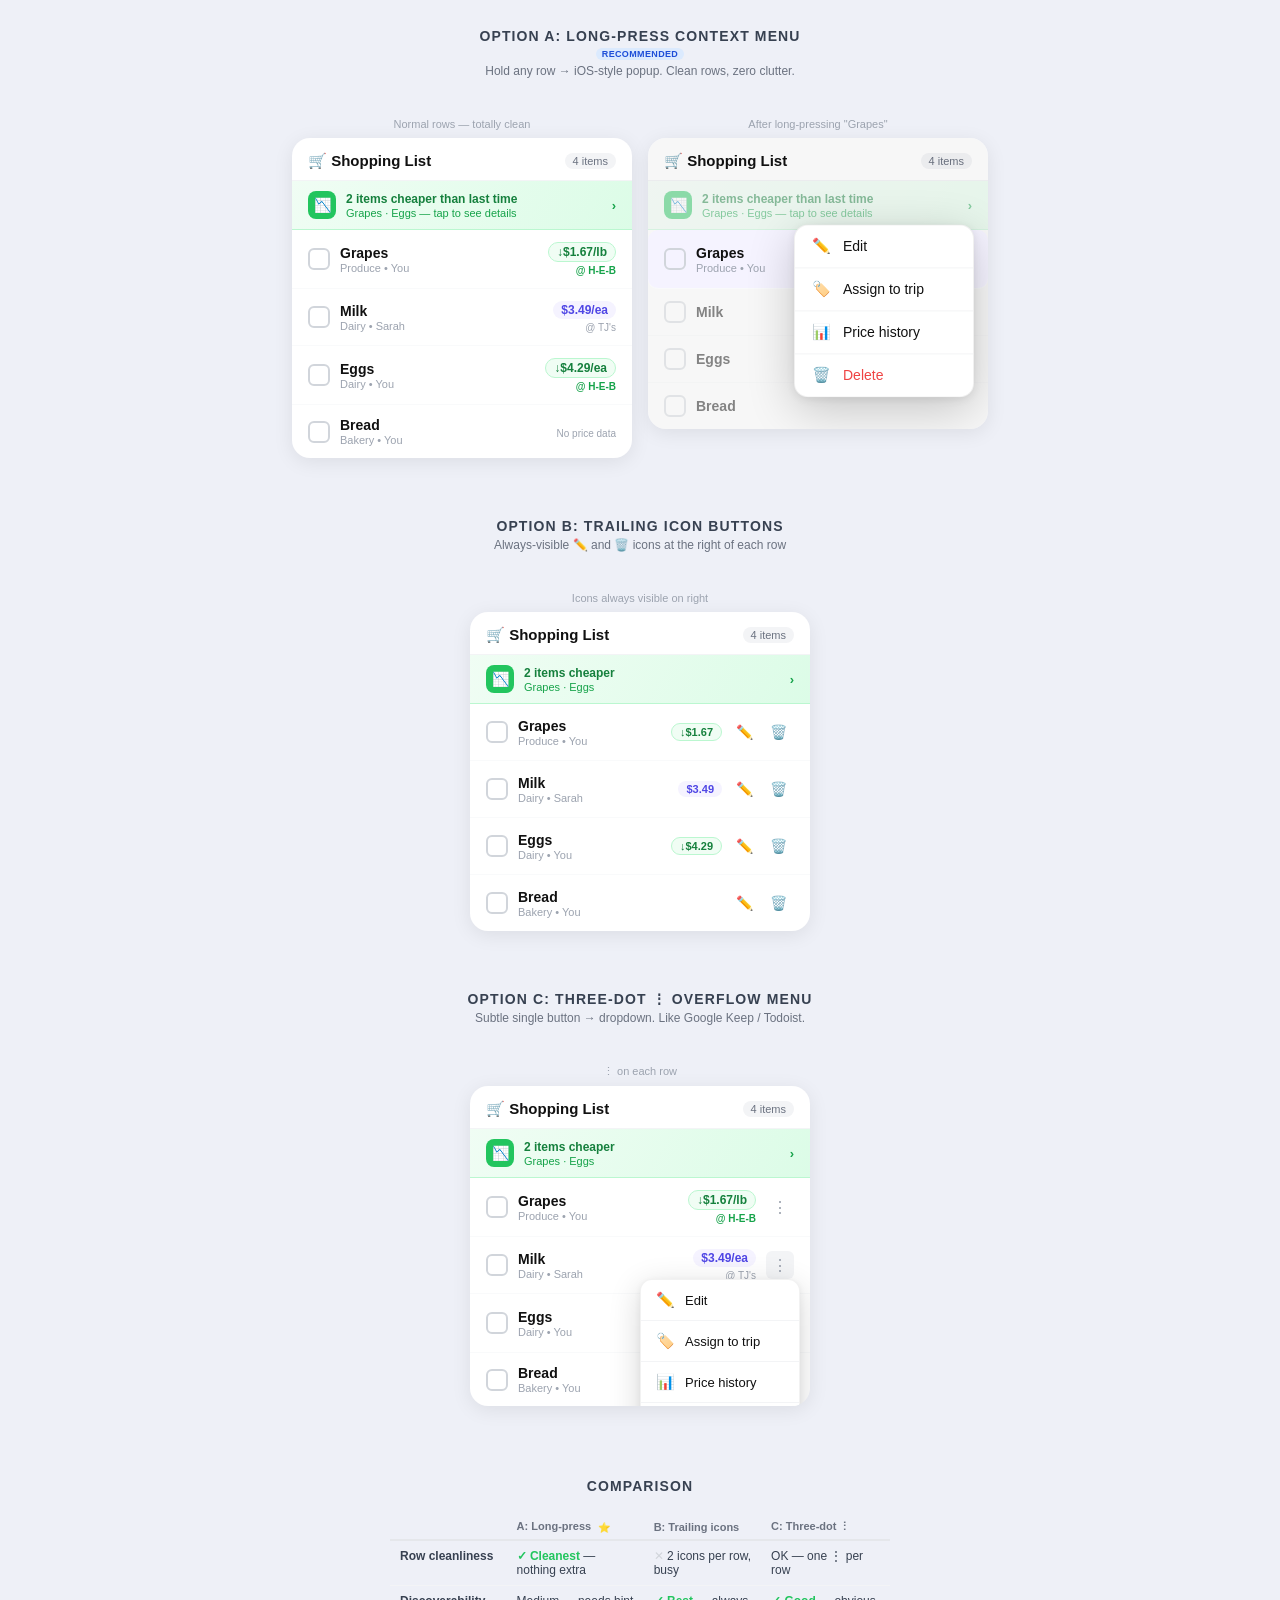
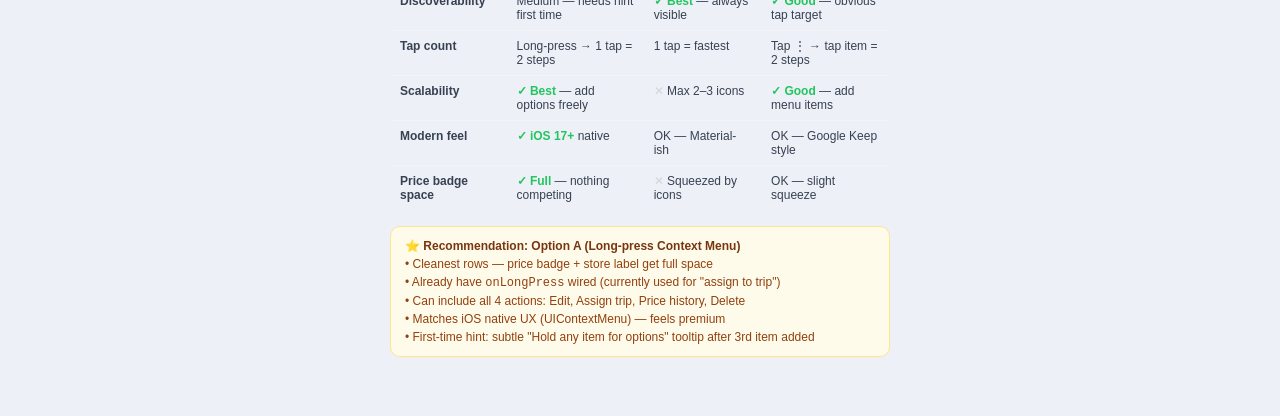
<file: item-row-actions-mockup.html>
<!DOCTYPE html>
<html lang="en">
<head>
<meta charset="UTF-8" />
<meta name="viewport" content="width=390, initial-scale=1.0" />
<title>Modern Item Row Actions — Options</title>
<style>
  * { box-sizing: border-box; margin: 0; padding: 0; }
  body {
    background: #eef0f7;
    font-family: -apple-system, BlinkMacSystemFont, 'SF Pro Text', sans-serif;
    display: flex; flex-direction: column; align-items: center;
    padding: 28px 16px 60px; gap: 40px;
  }
  h2 { font-size: 14px; font-weight: 700; color: #374151; text-transform: uppercase; letter-spacing: 0.08em; text-align: center; }
  .subtitle { font-size: 12px; color: #6b7280; text-align: center; margin-top: 4px; }
  .section { width: 100%; max-width: 370px; }
  .phone-row { display: flex; gap: 16px; flex-wrap: wrap; justify-content: center; }
  .phone { width: 340px; }
  .card {
    background: #fff; border-radius: 18px; overflow: hidden;
    box-shadow: 0 4px 20px rgba(0,0,0,0.08);
  }
  .list-header {
    padding: 14px 16px 10px;
    border-bottom: 1px solid #f3f4f6;
    display: flex; align-items: center; justify-content: space-between;
  }
  .list-title { font-size: 15px; font-weight: 700; color: #111; }
  .list-count { font-size: 11px; color: #6b7280; background: #f3f4f6; padding: 2px 8px; border-radius: 99px; }

  /* ── Shared row base ── */
  .item-row {
    display: flex; align-items: center;
    padding: 12px 16px; gap: 10px;
    border-bottom: 1px solid #f9fafb;
    position: relative;
  }
  .item-row:last-child { border-bottom: none; }
  .item-check {
    width: 22px; height: 22px; border: 2px solid #d1d5db; border-radius: 6px; flex-shrink: 0;
  }
  .item-body { flex: 1; min-width: 0; }
  .item-name { font-size: 14px; font-weight: 600; color: #111; }
  .item-cat  { font-size: 11px; color: #9ca3af; margin-top: 1px; }
  .item-meta { display: flex; flex-direction: column; align-items: flex-end; gap: 3px; flex-shrink: 0; }
  .price-badge {
    font-size: 12px; font-weight: 600; padding: 2px 8px; border-radius: 99px;
    background: #f5f3ff; color: #4f46e5;
  }
  .price-badge.dropped { background: #f0fdf4; color: #15803d; border: 1px solid #bbf7d0; }
  .store-label { font-size: 10px; color: #9ca3af; }
  .store-label.green { color: #16a34a; font-weight: 600; }

  /* ══ OPTION A: Long-press context menu ══ */
  .context-menu {
    position: absolute; top: 50%; right: 14px;
    transform: translateY(-20%);
    background: #ffffff; border-radius: 14px;
    box-shadow: 0 12px 48px rgba(0,0,0,0.2), 0 2px 8px rgba(0,0,0,0.08);
    overflow: hidden; z-index: 10; width: 180px;
    border: 1px solid rgba(0,0,0,0.06);
  }
  .context-item {
    display: flex; align-items: center; gap: 12px;
    padding: 12px 16px;
    font-size: 14px; color: #111; cursor: pointer;
  }
  .context-item:hover { background: #f3f4f6; }
  .context-item + .context-item { border-top: 1px solid #f3f4f6; }
  .context-item.destructive { color: #ef4444; }
  .context-icon { font-size: 15px; width: 20px; text-align: center; }
  .context-label { font-weight: 500; }
  .pressed-row { background: #f5f3ff; }
  .backdrop {
    position: absolute; top: 0; left: 0; right: 0; bottom: 0;
    background: rgba(0,0,0,0.03); z-index: 5;
    border-radius: 18px;
  }

  /* ══ OPTION B: Trailing icon buttons ══ */
  .trail-actions {
    display: flex; align-items: center; gap: 2px; flex-shrink: 0;
  }
  .trail-btn {
    width: 32px; height: 32px; border-radius: 8px;
    display: flex; align-items: center; justify-content: center;
    font-size: 14px; cursor: pointer;
  }
  .trail-btn:hover { background: #f3f4f6; }
  .trail-btn.edit { color: #6366f1; }
  .trail-btn.delete { color: #d1d5db; }
  .trail-btn.delete:hover { color: #ef4444; background: #fef2f2; }

  /* ══ OPTION C: Three-dot overflow ══ */
  .overflow-btn {
    width: 28px; height: 28px; border-radius: 6px;
    display: flex; align-items: center; justify-content: center;
    font-size: 16px; color: #9ca3af; cursor: pointer; flex-shrink: 0;
    letter-spacing: 1px;
  }
  .overflow-btn:hover { background: #f3f4f6; color: #6b7280; }
  .overflow-menu {
    position: absolute; top: 42px; right: 10px;
    background: #fff; border-radius: 12px;
    box-shadow: 0 8px 32px rgba(0,0,0,0.16), 0 2px 6px rgba(0,0,0,0.06);
    overflow: hidden; z-index: 10; width: 160px;
    border: 1px solid rgba(0,0,0,0.05);
  }
  .overflow-item {
    display: flex; align-items: center; gap: 10px;
    padding: 11px 14px;
    font-size: 13px; color: #111; cursor: pointer;
  }
  .overflow-item:hover { background: #f3f4f6; }
  .overflow-item + .overflow-item { border-top: 1px solid #f3f4f6; }
  .overflow-item.destructive { color: #ef4444; }

  /* ══ Banner ══ */
  .drop-banner {
    display: flex; align-items: center; gap: 10px;
    padding: 10px 16px;
    background: linear-gradient(120deg, #f0fdf4, #dcfce7);
    border-bottom: 1px solid #bbf7d0;
  }
  .drop-banner-icon {
    width: 28px; height: 28px; background: #22c55e; border-radius: 8px;
    display: flex; align-items: center; justify-content: center; font-size: 14px; flex-shrink: 0;
  }
  .drop-banner-body { flex: 1; }
  .drop-banner-title { font-size: 12px; font-weight: 700; color: #15803d; }
  .drop-banner-sub   { font-size: 11px; color: #16a34a; margin-top: 1px; }
  .drop-banner-chevron { font-size: 13px; color: #16a34a; font-weight: 700; }

  .badge { display: inline-block; font-size: 9px; font-weight: 700; padding: 1px 6px; border-radius: 99px; letter-spacing: 0.04em; }
  .badge-rec { background: #dbeafe; color: #1d4ed8; }

  .note {
    background: #fffbeb; border: 1px solid #fde68a; border-radius: 10px;
    padding: 10px 14px; font-size: 12px; color: #92400e;
    line-height: 1.5; margin-top: 8px;
  }
  .note strong { font-weight: 700; color: #78350f; }

  .compare-table { width: 100%; margin-top: 20px; border-collapse: collapse; }
  .compare-table th { font-size: 11px; font-weight: 600; color: #6b7280; text-align: left; padding: 6px 10px; border-bottom: 2px solid #e5e7eb; }
  .compare-table td { font-size: 12px; color: #374151; padding: 8px 10px; border-bottom: 1px solid #f3f4f6; vertical-align: top; }
  .compare-table tr:last-child td { border-bottom: none; }
  .check { color: #22c55e; font-weight: 700; }
  .cross { color: #d1d5db; }

  .rec-star { display: inline-block; font-size: 10px; margin-left: 4px; vertical-align: middle; }
</style>
</head>
<body>

<!-- ══════════════════════════════════════
     OPTION A: Long-press Context Menu  ★ RECOMMENDED
══════════════════════════════════════ -->
<div class="section">
  <h2>Option A: Long-press Context Menu <span class="badge badge-rec">RECOMMENDED</span></h2>
  <p class="subtitle">Hold any row → iOS-style popup. Clean rows, zero clutter.</p>
</div>
<div class="phone-row">
  <div class="phone">
    <div style="text-align:center;font-size:11px;color:#9ca3af;margin-bottom:8px;">Normal rows — totally clean</div>
    <div class="card">
      <div class="list-header">
        <span class="list-title">🛒 Shopping List</span>
        <span class="list-count">4 items</span>
      </div>
      <div class="drop-banner">
        <div class="drop-banner-icon">📉</div>
        <div class="drop-banner-body">
          <div class="drop-banner-title">2 items cheaper than last time</div>
          <div class="drop-banner-sub">Grapes · Eggs — tap to see details</div>
        </div>
        <div class="drop-banner-chevron">›</div>
      </div>
      <div class="item-row">
        <div class="item-check"></div>
        <div class="item-body"><div class="item-name">Grapes</div><div class="item-cat">Produce • You</div></div>
        <div class="item-meta">
          <span class="price-badge dropped">↓$1.67/lb</span>
          <span class="store-label green">@ H-E-B</span>
        </div>
      </div>
      <div class="item-row">
        <div class="item-check"></div>
        <div class="item-body"><div class="item-name">Milk</div><div class="item-cat">Dairy • Sarah</div></div>
        <div class="item-meta"><span class="price-badge">$3.49/ea</span><span class="store-label">@ TJ's</span></div>
      </div>
      <div class="item-row">
        <div class="item-check"></div>
        <div class="item-body"><div class="item-name">Eggs</div><div class="item-cat">Dairy • You</div></div>
        <div class="item-meta">
          <span class="price-badge dropped">↓$4.29/ea</span>
          <span class="store-label green">@ H-E-B</span>
        </div>
      </div>
      <div class="item-row">
        <div class="item-check"></div>
        <div class="item-body"><div class="item-name">Bread</div><div class="item-cat">Bakery • You</div></div>
        <div class="item-meta"><span class="store-label" style="margin-top:4px">No price data</span></div>
      </div>
    </div>
  </div>
  <div class="phone">
    <div style="text-align:center;font-size:11px;color:#9ca3af;margin-bottom:8px;">After long-pressing "Grapes"</div>
    <div class="card" style="position:relative;">
      <div class="backdrop"></div>
      <div class="list-header">
        <span class="list-title">🛒 Shopping List</span>
        <span class="list-count">4 items</span>
      </div>
      <div class="drop-banner" style="opacity:0.5;">
        <div class="drop-banner-icon">📉</div>
        <div class="drop-banner-body">
          <div class="drop-banner-title">2 items cheaper than last time</div>
          <div class="drop-banner-sub">Grapes · Eggs — tap to see details</div>
        </div>
        <div class="drop-banner-chevron">›</div>
      </div>
      <div class="item-row pressed-row" style="z-index:10;position:relative;border-radius:10px;">
        <div class="item-check"></div>
        <div class="item-body"><div class="item-name">Grapes</div><div class="item-cat">Produce • You</div></div>
        <div class="item-meta">
          <span class="price-badge dropped">↓$1.67/lb</span>
          <span class="store-label green">@ H-E-B</span>
        </div>
        <!-- Context menu -->
        <div class="context-menu">
          <div class="context-item">
            <span class="context-icon">✏️</span>
            <span class="context-label">Edit</span>
          </div>
          <div class="context-item">
            <span class="context-icon">🏷️</span>
            <span class="context-label">Assign to trip</span>
          </div>
          <div class="context-item">
            <span class="context-icon">📊</span>
            <span class="context-label">Price history</span>
          </div>
          <div class="context-item destructive">
            <span class="context-icon">🗑️</span>
            <span class="context-label">Delete</span>
          </div>
        </div>
      </div>
      <div class="item-row" style="opacity:0.5;">
        <div class="item-check"></div>
        <div class="item-body"><div class="item-name">Milk</div></div>
      </div>
      <div class="item-row" style="opacity:0.5;">
        <div class="item-check"></div>
        <div class="item-body"><div class="item-name">Eggs</div></div>
      </div>
      <div class="item-row" style="opacity:0.5;">
        <div class="item-check"></div>
        <div class="item-body"><div class="item-name">Bread</div></div>
      </div>
    </div>
  </div>
</div>


<!-- ══════════════════════════════════════
     OPTION B: Trailing Icon Buttons
══════════════════════════════════════ -->
<div class="section" style="margin-top: 20px;">
  <h2>Option B: Trailing Icon Buttons</h2>
  <p class="subtitle">Always-visible ✏️ and 🗑️ icons at the right of each row</p>
</div>
<div class="phone-row">
  <div class="phone">
    <div style="text-align:center;font-size:11px;color:#9ca3af;margin-bottom:8px;">Icons always visible on right</div>
    <div class="card">
      <div class="list-header">
        <span class="list-title">🛒 Shopping List</span>
        <span class="list-count">4 items</span>
      </div>
      <div class="drop-banner">
        <div class="drop-banner-icon">📉</div>
        <div class="drop-banner-body">
          <div class="drop-banner-title">2 items cheaper</div>
          <div class="drop-banner-sub">Grapes · Eggs</div>
        </div>
        <div class="drop-banner-chevron">›</div>
      </div>
      <div class="item-row">
        <div class="item-check"></div>
        <div class="item-body"><div class="item-name">Grapes</div><div class="item-cat">Produce • You</div></div>
        <div class="item-meta" style="flex-direction:row; align-items:center; gap: 6px;">
          <span class="price-badge dropped" style="font-size:11px;">↓$1.67</span>
          <div class="trail-actions">
            <div class="trail-btn edit">✏️</div>
            <div class="trail-btn delete">🗑️</div>
          </div>
        </div>
      </div>
      <div class="item-row">
        <div class="item-check"></div>
        <div class="item-body"><div class="item-name">Milk</div><div class="item-cat">Dairy • Sarah</div></div>
        <div class="item-meta" style="flex-direction:row; align-items:center; gap: 6px;">
          <span class="price-badge" style="font-size:11px;">$3.49</span>
          <div class="trail-actions">
            <div class="trail-btn edit">✏️</div>
            <div class="trail-btn delete">🗑️</div>
          </div>
        </div>
      </div>
      <div class="item-row">
        <div class="item-check"></div>
        <div class="item-body"><div class="item-name">Eggs</div><div class="item-cat">Dairy • You</div></div>
        <div class="item-meta" style="flex-direction:row; align-items:center; gap: 6px;">
          <span class="price-badge dropped" style="font-size:11px;">↓$4.29</span>
          <div class="trail-actions">
            <div class="trail-btn edit">✏️</div>
            <div class="trail-btn delete">🗑️</div>
          </div>
        </div>
      </div>
      <div class="item-row">
        <div class="item-check"></div>
        <div class="item-body"><div class="item-name">Bread</div><div class="item-cat">Bakery • You</div></div>
        <div class="item-meta" style="flex-direction:row; align-items:center; gap: 6px;">
          <div class="trail-actions">
            <div class="trail-btn edit">✏️</div>
            <div class="trail-btn delete">🗑️</div>
          </div>
        </div>
      </div>
    </div>
  </div>
</div>


<!-- ══════════════════════════════════════
     OPTION C: Three-dot Overflow Menu
══════════════════════════════════════ -->
<div class="section" style="margin-top: 20px;">
  <h2>Option C: Three-dot ⋮ Overflow Menu</h2>
  <p class="subtitle">Subtle single button → dropdown. Like Google Keep / Todoist.</p>
</div>
<div class="phone-row">
  <div class="phone">
    <div style="text-align:center;font-size:11px;color:#9ca3af;margin-bottom:8px;">⋮ on each row</div>
    <div class="card">
      <div class="list-header">
        <span class="list-title">🛒 Shopping List</span>
        <span class="list-count">4 items</span>
      </div>
      <div class="drop-banner">
        <div class="drop-banner-icon">📉</div>
        <div class="drop-banner-body">
          <div class="drop-banner-title">2 items cheaper</div>
          <div class="drop-banner-sub">Grapes · Eggs</div>
        </div>
        <div class="drop-banner-chevron">›</div>
      </div>
      <div class="item-row">
        <div class="item-check"></div>
        <div class="item-body"><div class="item-name">Grapes</div><div class="item-cat">Produce • You</div></div>
        <div class="item-meta">
          <span class="price-badge dropped">↓$1.67/lb</span>
          <span class="store-label green">@ H-E-B</span>
        </div>
        <div class="overflow-btn">⋮</div>
      </div>
      <div class="item-row" style="position: relative;">
        <div class="item-check"></div>
        <div class="item-body"><div class="item-name">Milk</div><div class="item-cat">Dairy • Sarah</div></div>
        <div class="item-meta"><span class="price-badge">$3.49/ea</span><span class="store-label">@ TJ's</span></div>
        <div class="overflow-btn" style="background: #f3f4f6; border-radius: 6px;">⋮</div>
        <div class="overflow-menu">
          <div class="overflow-item">
            <span class="context-icon">✏️</span>
            <span>Edit</span>
          </div>
          <div class="overflow-item">
            <span class="context-icon">🏷️</span>
            <span>Assign to trip</span>
          </div>
          <div class="overflow-item">
            <span class="context-icon">📊</span>
            <span>Price history</span>
          </div>
          <div class="overflow-item destructive">
            <span class="context-icon">🗑️</span>
            <span>Delete</span>
          </div>
        </div>
      </div>
      <div class="item-row">
        <div class="item-check"></div>
        <div class="item-body"><div class="item-name">Eggs</div><div class="item-cat">Dairy • You</div></div>
        <div class="item-meta">
          <span class="price-badge dropped">↓$4.29/ea</span>
          <span class="store-label green">@ H-E-B</span>
        </div>
        <div class="overflow-btn">⋮</div>
      </div>
      <div class="item-row">
        <div class="item-check"></div>
        <div class="item-body"><div class="item-name">Bread</div><div class="item-cat">Bakery • You</div></div>
        <div class="item-meta"><span class="store-label" style="margin-top:4px">No price data</span></div>
        <div class="overflow-btn">⋮</div>
      </div>
    </div>
  </div>
</div>


<!-- ══════════════════════════════════════
     COMPARISON TABLE
══════════════════════════════════════ -->
<div class="section" style="margin-top: 32px; max-width: 500px;">
  <h2>Comparison</h2>
  <table class="compare-table">
    <tr>
      <th></th>
      <th>A: Long-press <span class="rec-star">⭐</span></th>
      <th>B: Trailing icons</th>
      <th>C: Three-dot ⋮</th>
    </tr>
    <tr>
      <td><strong>Row cleanliness</strong></td>
      <td><span class="check">✓ Cleanest</span> — nothing extra</td>
      <td><span class="cross">✕</span> 2 icons per row, busy</td>
      <td>OK — one ⋮ per row</td>
    </tr>
    <tr>
      <td><strong>Discoverability</strong></td>
      <td>Medium — needs hint first time</td>
      <td><span class="check">✓ Best</span> — always visible</td>
      <td><span class="check">✓ Good</span> — obvious tap target</td>
    </tr>
    <tr>
      <td><strong>Tap count</strong></td>
      <td>Long-press → 1 tap = 2 steps</td>
      <td>1 tap = fastest</td>
      <td>Tap ⋮ → tap item = 2 steps</td>
    </tr>
    <tr>
      <td><strong>Scalability</strong></td>
      <td><span class="check">✓ Best</span> — add options freely</td>
      <td><span class="cross">✕</span> Max 2–3 icons</td>
      <td><span class="check">✓ Good</span> — add menu items</td>
    </tr>
    <tr>
      <td><strong>Modern feel</strong></td>
      <td><span class="check">✓ iOS 17+</span> native</td>
      <td>OK — Material-ish</td>
      <td>OK — Google Keep style</td>
    </tr>
    <tr>
      <td><strong>Price badge space</strong></td>
      <td><span class="check">✓ Full</span> — nothing competing</td>
      <td><span class="cross">✕</span> Squeezed by icons</td>
      <td>OK — slight squeeze</td>
    </tr>
  </table>

  <div class="note" style="margin-top: 16px;">
    <strong>⭐ Recommendation: Option A (Long-press Context Menu)</strong><br/>
    • Cleanest rows — price badge + store label get full space<br/>
    • Already have <code>onLongPress</code> wired (currently used for "assign to trip")<br/>
    • Can include all 4 actions: Edit, Assign trip, Price history, Delete<br/>
    • Matches iOS native UX (UIContextMenu) — feels premium<br/>
    • First-time hint: subtle "Hold any item for options" tooltip after 3rd item added
  </div>
</div>

</body>
</html>
</file>
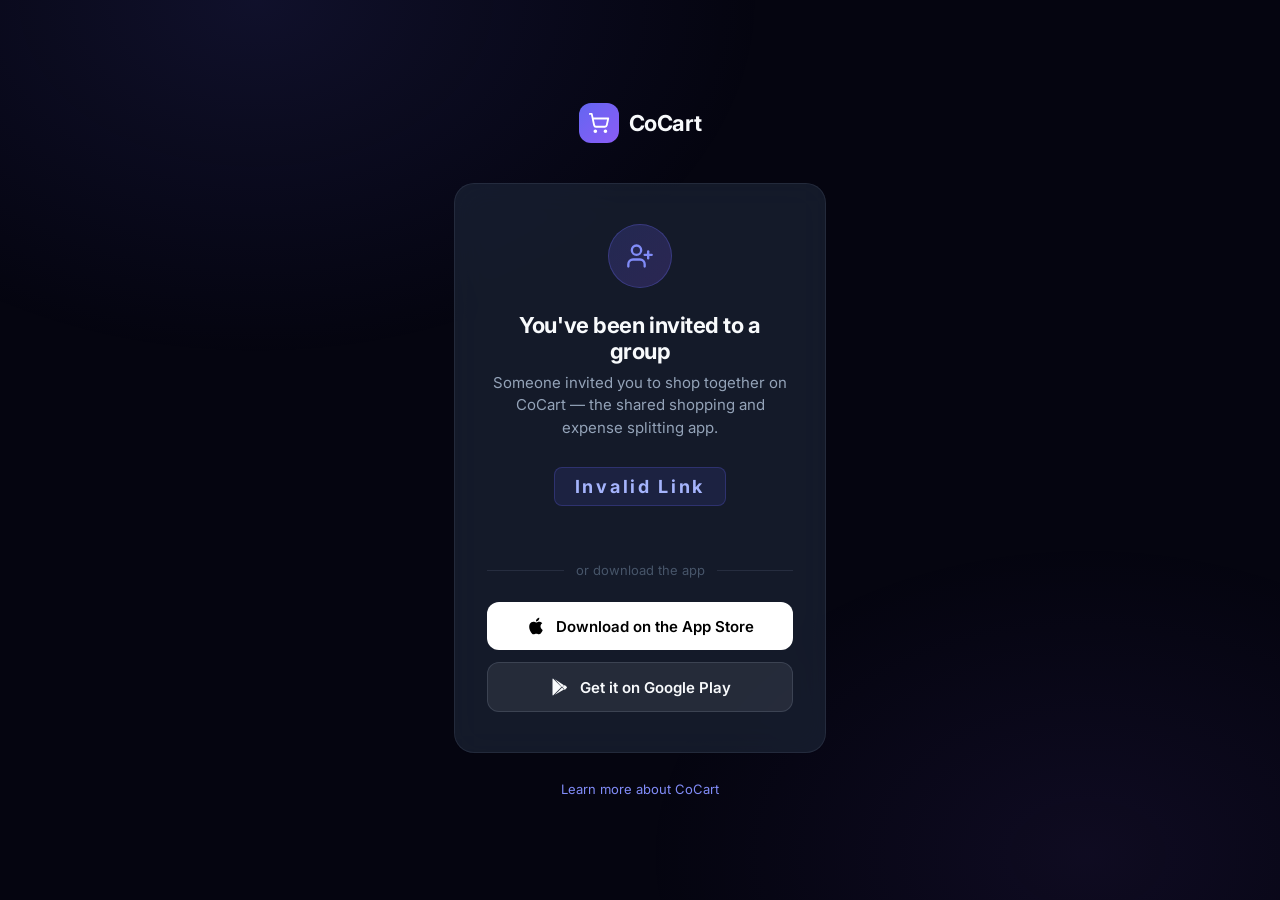
<file: join.html>
<!DOCTYPE html>
<html lang="en">
<head>
  <meta charset="UTF-8">
  <meta name="viewport" content="width=device-width, initial-scale=1.0">
  <title>Join a CoCart Group</title>
  <meta name="description" content="You've been invited to join a group on CoCart — the smart shared shopping and expense splitting app.">
  <meta name="theme-color" content="#050510">

  <!-- Open Graph -->
  <meta property="og:title" content="Join a CoCart Group">
  <meta property="og:description" content="You've been invited to join a group on CoCart. Tap to open the app or download it.">
  <meta property="og:type" content="website">
  <meta property="og:image" content="images/og-image.png">

  <meta http-equiv="X-Content-Type-Options" content="nosniff">
  <meta http-equiv="X-Frame-Options" content="DENY">

  <link rel="icon" type="image/svg+xml" href="data:image/svg+xml,<svg xmlns='http://www.w3.org/2000/svg' viewBox='0 0 100 100'><text y='.9em' font-size='90'>🛒</text></svg>">
  <link href="https://fonts.googleapis.com/css2?family=Inter:wght@400;500;600;700;800&display=swap" rel="stylesheet">

  <style>
    *, *::before, *::after { box-sizing: border-box; margin: 0; padding: 0; }

    body {
      font-family: 'Inter', -apple-system, BlinkMacSystemFont, sans-serif;
      background: #050510;
      color: #f8fafc;
      min-height: 100vh;
      display: flex;
      align-items: center;
      justify-content: center;
      overflow: hidden;
    }

    /* Background gradient matching main site */
    body::before {
      content: '';
      position: fixed;
      top: -40%; left: -20%;
      width: 80%; height: 80%;
      background: radial-gradient(ellipse, rgba(99,102,241,0.12) 0%, transparent 70%);
      pointer-events: none;
    }
    body::after {
      content: '';
      position: fixed;
      bottom: -30%; right: -20%;
      width: 70%; height: 70%;
      background: radial-gradient(ellipse, rgba(139,92,246,0.08) 0%, transparent 70%);
      pointer-events: none;
    }

    .container {
      position: relative;
      z-index: 1;
      max-width: 420px;
      width: 100%;
      padding: 24px;
      text-align: center;
    }

    .logo {
      display: inline-flex;
      align-items: center;
      gap: 10px;
      margin-bottom: 40px;
      text-decoration: none;
      color: inherit;
    }
    .logo-icon {
      width: 40px; height: 40px;
      background: linear-gradient(135deg, #6366f1, #8b5cf6);
      border-radius: 12px;
      display: flex;
      align-items: center;
      justify-content: center;
    }
    .logo-icon svg { color: #fff; }
    .logo span {
      font-size: 22px;
      font-weight: 700;
      letter-spacing: -0.02em;
    }

    .card {
      background: rgba(30,41,59,0.6);
      border: 1px solid rgba(148,163,184,0.12);
      border-radius: 20px;
      padding: 40px 32px;
      backdrop-filter: blur(16px);
    }

    .invite-icon {
      width: 64px; height: 64px;
      background: linear-gradient(135deg, rgba(99,102,241,0.2), rgba(139,92,246,0.2));
      border: 1px solid rgba(99,102,241,0.3);
      border-radius: 50%;
      display: flex;
      align-items: center;
      justify-content: center;
      margin: 0 auto 24px;
    }
    .invite-icon svg {
      width: 28px; height: 28px;
      color: #818cf8;
    }

    h1 {
      font-size: 22px;
      font-weight: 700;
      letter-spacing: -0.02em;
      margin-bottom: 8px;
    }

    .subtitle {
      font-size: 15px;
      color: #94a3b8;
      line-height: 1.5;
      margin-bottom: 28px;
    }

    .code-badge {
      display: inline-block;
      background: rgba(99,102,241,0.12);
      border: 1px solid rgba(99,102,241,0.25);
      border-radius: 8px;
      padding: 8px 20px;
      font-size: 18px;
      font-weight: 700;
      letter-spacing: 0.15em;
      color: #a5b4fc;
      margin-bottom: 32px;
    }

    .btn {
      display: flex;
      align-items: center;
      justify-content: center;
      gap: 10px;
      width: 100%;
      padding: 14px 20px;
      border-radius: 12px;
      font-family: inherit;
      font-size: 15px;
      font-weight: 600;
      text-decoration: none;
      border: none;
      cursor: pointer;
      transition: transform 0.15s, opacity 0.15s;
    }
    .btn:active { transform: scale(0.97); }

    .btn-primary {
      background: linear-gradient(135deg, #6366f1, #8b5cf6);
      color: #fff;
      margin-bottom: 12px;
    }
    .btn-primary:hover { opacity: 0.9; }

    .btn-apple {
      background: #fff;
      color: #000;
      margin-bottom: 12px;
    }
    .btn-apple:hover { background: #f1f5f9; }

    .btn-google {
      background: rgba(248,250,252,0.08);
      border: 1px solid rgba(148,163,184,0.2);
      color: #f8fafc;
    }
    .btn-google:hover { background: rgba(248,250,252,0.12); }

    .btn svg { flex-shrink: 0; }

    .divider {
      display: flex;
      align-items: center;
      gap: 12px;
      margin: 24px 0;
      color: #475569;
      font-size: 13px;
    }
    .divider::before, .divider::after {
      content: '';
      flex: 1;
      height: 1px;
      background: rgba(148,163,184,0.15);
    }

    .footer-text {
      margin-top: 28px;
      font-size: 13px;
      color: #64748b;
    }
    .footer-text a {
      color: #818cf8;
      text-decoration: none;
    }
    .footer-text a:hover { text-decoration: underline; }

    .loading-state {
      display: none;
      padding: 20px 0;
      color: #94a3b8;
      font-size: 14px;
    }
    .loading-state.active { display: block; }

    .spinner {
      width: 24px; height: 24px;
      border: 3px solid rgba(99,102,241,0.2);
      border-top-color: #818cf8;
      border-radius: 50%;
      animation: spin 0.8s linear infinite;
      margin: 0 auto 12px;
    }
    @keyframes spin { to { transform: rotate(360deg); } }
  </style>
</head>
<body>
  <div class="container">
    <a href="/" class="logo">
      <div class="logo-icon">
        <svg width="22" height="22" viewBox="0 0 24 24" fill="none" stroke="currentColor" stroke-width="2" stroke-linecap="round" stroke-linejoin="round">
          <circle cx="8" cy="21" r="1"/><circle cx="19" cy="21" r="1"/>
          <path d="M2.05 2.05h2l2.66 12.42a2 2 0 0 0 2 1.58h9.78a2 2 0 0 0 1.95-1.57l1.65-7.43H5.12"/>
        </svg>
      </div>
      <span>CoCart</span>
    </a>

    <!-- Attempting to open app -->
    <div class="loading-state" id="loadingState">
      <div class="spinner"></div>
      Opening CoCart...
    </div>

    <!-- Main card -->
    <div class="card" id="mainCard">
      <div class="invite-icon">
        <svg viewBox="0 0 24 24" fill="none" stroke="currentColor" stroke-width="2" stroke-linecap="round" stroke-linejoin="round">
          <path d="M16 21v-2a4 4 0 0 0-4-4H6a4 4 0 0 0-4 4v2"/>
          <circle cx="9" cy="7" r="4"/>
          <line x1="19" y1="8" x2="19" y2="14"/>
          <line x1="22" y1="11" x2="16" y2="11"/>
        </svg>
      </div>

      <h1>You've been invited to a group</h1>
      <p class="subtitle">Someone invited you to shop together on CoCart — the shared shopping and expense splitting app.</p>

      <div class="code-badge" id="inviteCode">-----</div>

      <a href="#" class="btn btn-primary" id="openAppBtn">
        Open in CoCart
      </a>

      <div class="divider">or download the app</div>

      <a href="https://apps.apple.com/app/cocart-mobile/id6744076381" class="btn btn-apple">
        <svg width="20" height="20" viewBox="0 0 24 24" fill="currentColor"><path d="M18.71 19.5c-.83 1.24-1.71 2.45-3.05 2.47-1.34.03-1.77-.79-3.29-.79-1.53 0-2 .77-3.27.82-1.31.05-2.3-1.32-3.14-2.53C4.25 17 2.94 12.45 4.7 9.39c.87-1.52 2.43-2.48 4.12-2.51 1.28-.02 2.5.87 3.29.87.78 0 2.26-1.07 3.8-.91.65.03 2.47.26 3.64 1.98-.09.06-2.17 1.28-2.15 3.81.03 3.02 2.65 4.03 2.68 4.04-.03.07-.42 1.44-1.38 2.83M13 3.5c.73-.83 1.94-1.46 2.94-1.5.13 1.17-.34 2.35-1.04 3.19-.69.85-1.83 1.51-2.95 1.42-.15-1.15.41-2.35 1.05-3.11z"/></svg>
        Download on the App Store
      </a>

      <a href="https://play.google.com/store/apps/details?id=com.cocart.mobile" class="btn btn-google">
        <svg width="20" height="20" viewBox="0 0 24 24" fill="currentColor"><path d="M3.609 1.814L13.792 12 3.61 22.186a.996.996 0 0 1-.61-.92V2.734a1 1 0 0 1 .609-.92zm10.89 10.893l2.302 2.302-10.937 6.333 8.635-8.635zm3.199-3.199l2.302 2.302a1 1 0 0 1 0 1.38l-2.302 2.302L15.09 12l2.608-2.492zM5.864 2.658L16.8 9.991l-2.302 2.302L5.864 2.658z"/></svg>
        Get it on Google Play
      </a>
    </div>

    <p class="footer-text">
      <a href="/">Learn more about CoCart</a>
    </p>
  </div>

  <script>
    (function() {
      // Extract invite code from URL path: /join/ABC12
      var path = window.location.pathname;
      var match = path.match(/\/join\/([A-Z0-9]{5})$/i);
      var code = match ? match[1].toUpperCase() : null;

      if (!code) {
        document.getElementById('inviteCode').textContent = 'Invalid Link';
        document.getElementById('openAppBtn').style.display = 'none';
        return;
      }

      // Display invite code
      document.getElementById('inviteCode').textContent = code;

      // Set up "Open in CoCart" button
      var deepLink = 'cocart://join/' + code;
      var openBtn = document.getElementById('openAppBtn');
      openBtn.href = deepLink;

      // On mobile, try to open the app automatically via deep link
      var isMobile = /iPhone|iPad|iPod|Android/i.test(navigator.userAgent);
      if (isMobile) {
        document.getElementById('loadingState').classList.add('active');
        document.getElementById('mainCard').style.display = 'none';

        // Attempt deep link redirect
        window.location.href = deepLink;

        // If still here after 1.5s, the app isn't installed — show download options
        setTimeout(function() {
          document.getElementById('loadingState').classList.remove('active');
          document.getElementById('mainCard').style.display = '';
        }, 1500);
      }
    })();
  </script>
</body>
</html>
</file>
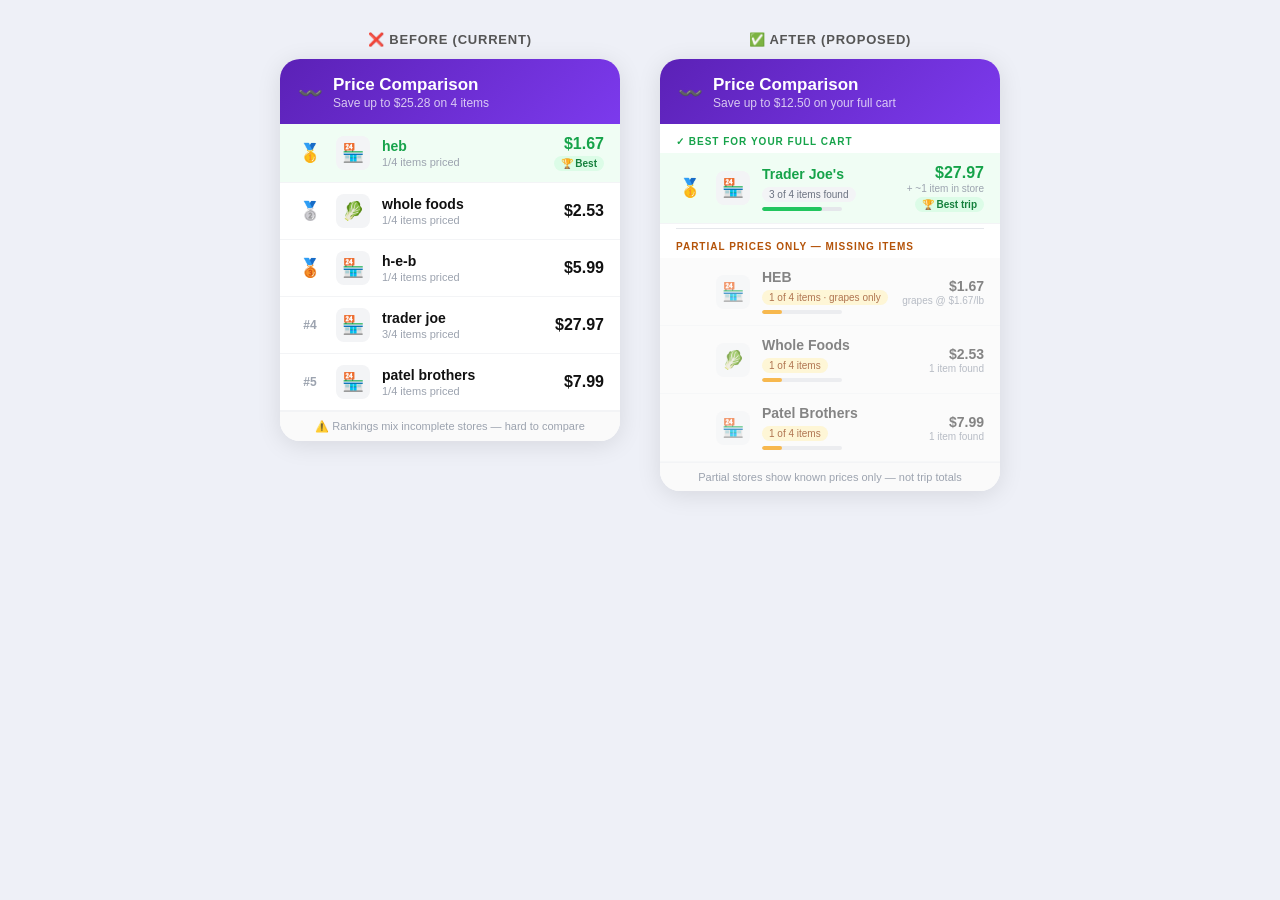
<file: price-comparison-mockup.html>
<!DOCTYPE html>
<html lang="en">
<head>
<meta charset="UTF-8" />
<meta name="viewport" content="width=390, initial-scale=1.0" />
<title>Price Comparison UX Mockup</title>
<style>
  * { box-sizing: border-box; margin: 0; padding: 0; }
  body {
    background: #eef0f7;
    font-family: -apple-system, BlinkMacSystemFont, 'SF Pro Text', sans-serif;
    display: flex;
    justify-content: center;
    padding: 32px 16px;
    gap: 40px;
    flex-wrap: wrap;
  }

  .phone {
    width: 340px;
    flex-shrink: 0;
  }

  .label {
    text-align: center;
    font-size: 13px;
    font-weight: 700;
    color: #555;
    letter-spacing: 0.06em;
    text-transform: uppercase;
    margin-bottom: 12px;
  }

  .card {
    background: #fff;
    border-radius: 20px;
    overflow: hidden;
    box-shadow: 0 4px 24px rgba(0,0,0,0.10);
  }

  /* ── Header ── */
  .header {
    background: linear-gradient(135deg, #5b21b6, #7c3aed);
    padding: 16px 18px 14px;
    display: flex;
    align-items: center;
    gap: 10px;
  }
  .header-icon { font-size: 20px; }
  .header-title { color: #fff; font-size: 17px; font-weight: 700; }
  .header-sub { color: rgba(255,255,255,0.75); font-size: 12px; margin-top: 1px; }

  /* ── Section label ── */
  .section-label {
    font-size: 10px;
    font-weight: 700;
    letter-spacing: 0.10em;
    text-transform: uppercase;
    padding: 12px 16px 6px;
    color: #888;
  }
  .section-label.green { color: #16a34a; }
  .section-label.amber { color: #b45309; }

  /* ── Store row ── */
  .store-row {
    display: flex;
    align-items: center;
    padding: 11px 16px;
    gap: 12px;
    border-bottom: 1px solid #f3f4f6;
    position: relative;
  }
  .store-row:last-child { border-bottom: none; }

  .rank {
    width: 28px;
    text-align: center;
    font-size: 18px;
    flex-shrink: 0;
  }
  .rank.text {
    font-size: 12px;
    font-weight: 700;
    color: #9ca3af;
  }

  .store-icon {
    width: 34px;
    height: 34px;
    border-radius: 8px;
    background: #f3f4f6;
    display: flex;
    align-items: center;
    justify-content: center;
    font-size: 18px;
    flex-shrink: 0;
  }

  .store-info { flex: 1; min-width: 0; }
  .store-name {
    font-size: 14px;
    font-weight: 600;
    color: #111;
    white-space: nowrap;
    overflow: hidden;
    text-overflow: ellipsis;
  }
  .store-sub {
    font-size: 11px;
    color: #9ca3af;
    margin-top: 2px;
  }

  .coverage-bar {
    width: 60px;
    height: 4px;
    background: #e5e7eb;
    border-radius: 99px;
    margin-top: 5px;
    overflow: hidden;
  }
  .coverage-fill {
    height: 100%;
    border-radius: 99px;
  }
  .fill-green { background: #22c55e; }
  .fill-amber { background: #f59e0b; }
  .fill-red   { background: #ef4444; }

  .price-col { text-align: right; flex-shrink: 0; }
  .price-main {
    font-size: 16px;
    font-weight: 700;
    color: #111;
  }
  .price-main.green { color: #16a34a; }
  .price-note {
    font-size: 10px;
    color: #9ca3af;
    margin-top: 1px;
  }

  .best-badge {
    display: inline-flex;
    align-items: center;
    gap: 3px;
    background: #dcfce7;
    color: #15803d;
    font-size: 10px;
    font-weight: 700;
    padding: 2px 7px;
    border-radius: 99px;
    margin-top: 3px;
  }

  /* ── Divider ── */
  .divider {
    height: 1px;
    background: #e5e7eb;
    margin: 0 16px;
  }

  .partial-note {
    font-size: 11px;
    color: #9ca3af;
    background: #fafafa;
    padding: 8px 16px;
    border-top: 1px solid #f3f4f6;
    text-align: center;
  }

  /* ── Partial store rows (dimmed) ── */
  .store-row.partial {
    opacity: 0.72;
    background: #fafafa;
  }
  .store-row.partial .store-name { color: #555; }
  .store-row.partial .price-main { color: #555; font-size: 14px; font-weight: 600; }

  /* ── Items tag ── */
  .items-tag {
    font-size: 10px;
    color: #6b7280;
    background: #f3f4f6;
    border-radius: 99px;
    padding: 2px 7px;
    margin-top: 3px;
    display: inline-block;
  }
  .items-tag.amber { background: #fef3c7; color: #92400e; }

  /* ─────────────────────────────────────────
     BEFORE card (current design)
  ───────────────────────────────────────── */
  .before-rank { font-size: 14px; font-weight: 700; color: #9ca3af; }
</style>
</head>
<body>

<!-- ══════════════════════════════════════
     BEFORE
══════════════════════════════════════ -->
<div class="phone">
  <div class="label">❌ Before (current)</div>
  <div class="card">
    <div class="header">
      <div class="header-icon">〰️</div>
      <div>
        <div class="header-title">Price Comparison</div>
        <div class="header-sub">Save up to $25.28 on 4 items</div>
      </div>
    </div>

    <!-- All stores ranked together with no context -->
    <div class="store-row" style="background:#f0fdf4;">
      <div class="rank">🥇</div>
      <div class="store-icon">🏪</div>
      <div class="store-info">
        <div class="store-name" style="color:#16a34a;">heb</div>
        <div class="store-sub">1/4 items priced</div>
      </div>
      <div class="price-col">
        <div class="price-main green">$1.67</div>
        <div><span class="best-badge">🏆 Best</span></div>
      </div>
    </div>

    <div class="store-row">
      <div class="rank">🥈</div>
      <div class="store-icon">🥬</div>
      <div class="store-info">
        <div class="store-name">whole foods</div>
        <div class="store-sub">1/4 items priced</div>
      </div>
      <div class="price-col">
        <div class="price-main">$2.53</div>
      </div>
    </div>

    <div class="store-row">
      <div class="rank">🥉</div>
      <div class="store-icon">🏪</div>
      <div class="store-info">
        <div class="store-name">h-e-b</div>
        <div class="store-sub">1/4 items priced</div>
      </div>
      <div class="price-col">
        <div class="price-main">$5.99</div>
      </div>
    </div>

    <div class="store-row">
      <div class="rank text">#4</div>
      <div class="store-icon">🏪</div>
      <div class="store-info">
        <div class="store-name">trader joe</div>
        <div class="store-sub">3/4 items priced</div>
      </div>
      <div class="price-col">
        <div class="price-main">$27.97</div>
      </div>
    </div>

    <div class="store-row">
      <div class="rank text">#5</div>
      <div class="store-icon">🏪</div>
      <div class="store-info">
        <div class="store-name">patel brothers</div>
        <div class="store-sub">1/4 items priced</div>
      </div>
      <div class="price-col">
        <div class="price-main">$7.99</div>
      </div>
    </div>

    <div class="partial-note">⚠️ Rankings mix incomplete stores — hard to compare</div>
  </div>
</div>


<!-- ══════════════════════════════════════
     AFTER — Two-tier design
══════════════════════════════════════ -->
<div class="phone">
  <div class="label">✅ After (proposed)</div>
  <div class="card">
    <div class="header">
      <div class="header-icon">〰️</div>
      <div>
        <div class="header-title">Price Comparison</div>
        <div class="header-sub">Save up to $12.50 on your full cart</div>
      </div>
    </div>

    <!-- TIER 1: Complete / near-complete stores -->
    <div class="section-label green">✓ Best for your full cart</div>

    <div class="store-row" style="background:#f0fdf4;">
      <div class="rank">🥇</div>
      <div class="store-icon">🏪</div>
      <div class="store-info">
        <div class="store-name" style="color:#16a34a;">Trader Joe's</div>
        <div class="store-sub" style="margin-top:2px;">
          <span class="items-tag">3 of 4 items found</span>
        </div>
        <div class="coverage-bar" style="width:80px;">
          <div class="coverage-fill fill-green" style="width:75%"></div>
        </div>
      </div>
      <div class="price-col">
        <div class="price-main green">$27.97</div>
        <div class="price-note">+ ~1 item in store</div>
        <div><span class="best-badge">🏆 Best trip</span></div>
      </div>
    </div>

    <!-- Divider between tiers -->
    <div class="divider" style="margin-top:4px;"></div>
    <div class="section-label amber">Partial prices only — missing items</div>

    <div class="store-row partial">
      <div class="rank text">&nbsp;</div>
      <div class="store-icon">🏪</div>
      <div class="store-info">
        <div class="store-name">HEB</div>
        <div class="store-sub" style="margin-top:2px;">
          <span class="items-tag amber">1 of 4 items · grapes only</span>
        </div>
        <div class="coverage-bar" style="width:80px;">
          <div class="coverage-fill fill-amber" style="width:25%"></div>
        </div>
      </div>
      <div class="price-col">
        <div class="price-main">$1.67</div>
        <div class="price-note">grapes @ $1.67/lb</div>
      </div>
    </div>

    <div class="store-row partial">
      <div class="rank text">&nbsp;</div>
      <div class="store-icon">🥬</div>
      <div class="store-info">
        <div class="store-name">Whole Foods</div>
        <div class="store-sub" style="margin-top:2px;">
          <span class="items-tag amber">1 of 4 items</span>
        </div>
        <div class="coverage-bar" style="width:80px;">
          <div class="coverage-fill fill-amber" style="width:25%"></div>
        </div>
      </div>
      <div class="price-col">
        <div class="price-main">$2.53</div>
        <div class="price-note">1 item found</div>
      </div>
    </div>

    <div class="store-row partial">
      <div class="rank text">&nbsp;</div>
      <div class="store-icon">🏪</div>
      <div class="store-info">
        <div class="store-name">Patel Brothers</div>
        <div class="store-sub" style="margin-top:2px;">
          <span class="items-tag amber">1 of 4 items</span>
        </div>
        <div class="coverage-bar" style="width:80px;">
          <div class="coverage-fill fill-amber" style="width:25%"></div>
        </div>
      </div>
      <div class="price-col">
        <div class="price-main">$7.99</div>
        <div class="price-note">1 item found</div>
      </div>
    </div>

    <div class="partial-note">Partial stores show known prices only — not trip totals</div>
  </div>
</div>

</body>
</html>
</file>
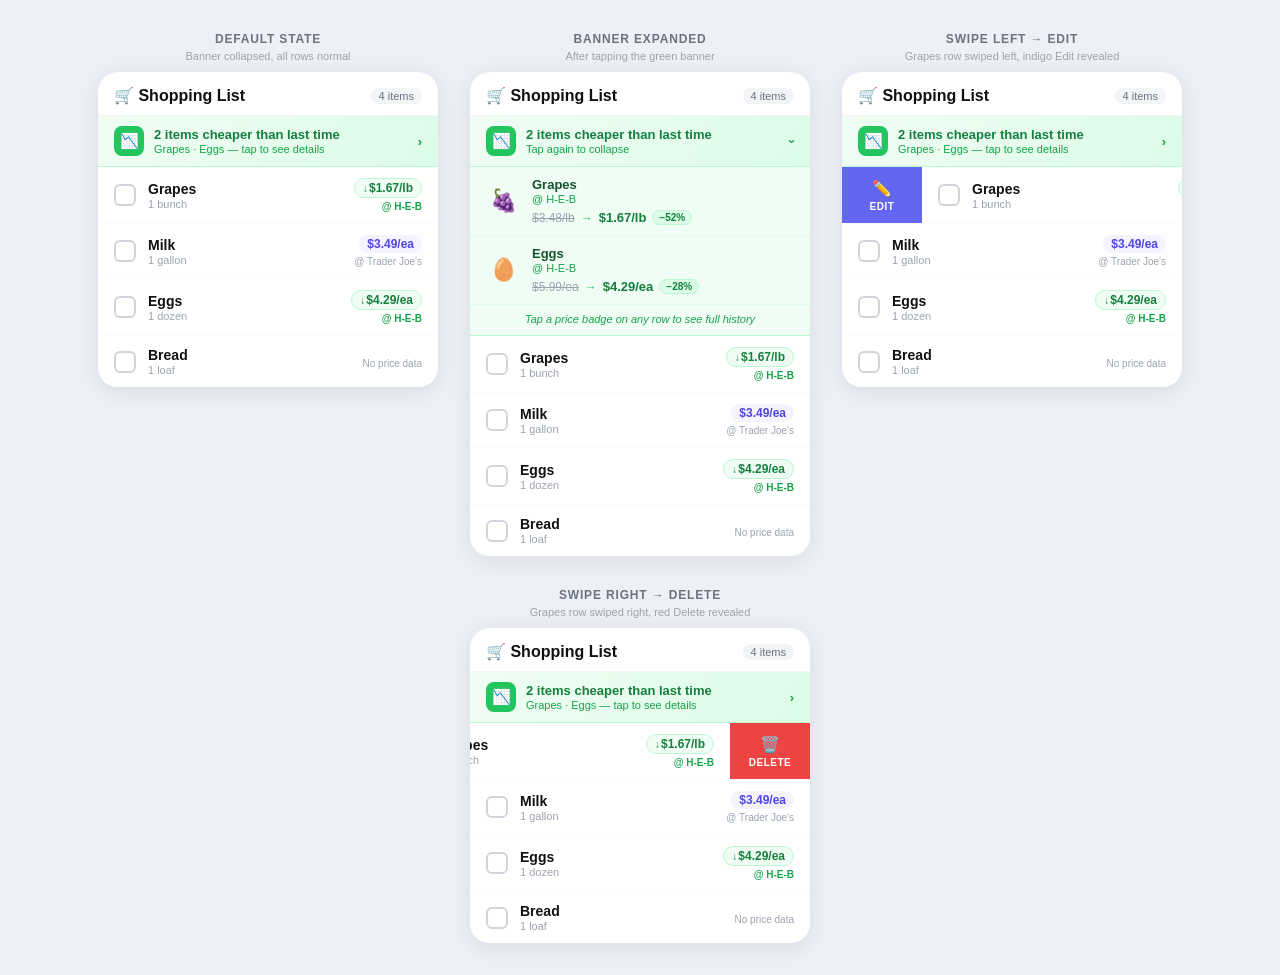
<file: price-drop-all-states-mockup.html>
<!DOCTYPE html>
<html lang="en">
<head>
<meta charset="UTF-8" />
<meta name="viewport" content="width=390, initial-scale=1.0" />
<title>Full Item Row States Mockup</title>
<style>
  * { box-sizing: border-box; margin: 0; padding: 0; }
  body {
    background: #eef0f7;
    font-family: -apple-system, BlinkMacSystemFont, 'SF Pro Text', sans-serif;
    display: flex;
    justify-content: center;
    padding: 32px 16px;
    gap: 32px;
    flex-wrap: wrap;
    align-items: flex-start;
  }

  .phone { width: 340px; flex-shrink: 0; }
  .label {
    text-align: center; font-size: 12px; font-weight: 700;
    color: #6b7280; letter-spacing: 0.07em; text-transform: uppercase;
    margin-bottom: 12px;
  }
  .sublabel {
    text-align: center; font-size: 11px; color: #9ca3af; margin-bottom: 10px; margin-top: -8px;
  }
  .card {
    background: #fff; border-radius: 20px; overflow: hidden;
    box-shadow: 0 4px 24px rgba(0,0,0,0.09);
  }
  .list-header {
    padding: 14px 16px 10px; border-bottom: 1px solid #f3f4f6;
    display: flex; align-items: center; justify-content: space-between;
  }
  .list-title { font-size: 16px; font-weight: 700; color: #111; }
  .list-count { font-size: 11px; color: #6b7280; background: #f3f4f6; padding: 2px 8px; border-radius: 99px; }

  /* ── Banner ── */
  .drop-banner {
    display: flex; align-items: center; gap: 10px;
    padding: 10px 16px;
    background: linear-gradient(120deg, #f0fdf4, #dcfce7);
    border-bottom: 1px solid #bbf7d0;
    cursor: pointer;
  }
  .drop-banner-icon {
    width: 30px; height: 30px; background: #22c55e; border-radius: 8px;
    display: flex; align-items: center; justify-content: center;
    font-size: 15px; flex-shrink: 0;
  }
  .drop-banner-body { flex: 1; }
  .drop-banner-title { font-size: 13px; font-weight: 700; color: #15803d; }
  .drop-banner-sub   { font-size: 11px; color: #16a34a; margin-top: 1px; }
  .drop-banner-chevron { font-size: 13px; color: #16a34a; font-weight: 700; }
  .drop-banner-chevron.open { display: inline-block; transform: rotate(90deg); }

  /* ── Expanded detail ── */
  .drop-detail {
    background: #f0fdf4; border-bottom: 1px solid #bbf7d0;
  }
  .drop-item-card {
    display: flex; align-items: center; gap: 12px;
    padding: 10px 16px; border-bottom: 1px solid #dcfce7;
  }
  .drop-item-card:last-of-type { border-bottom: none; }
  .drop-item-emoji { font-size: 22px; width: 34px; text-align: center; flex-shrink: 0; }
  .drop-item-info { flex: 1; }
  .drop-item-name  { font-size: 13px; font-weight: 700; color: #14532d; }
  .drop-item-store { font-size: 11px; color: #16a34a; margin-top: 1px; }
  .drop-item-prices { display: flex; align-items: center; gap: 6px; margin-top: 5px; }
  .drop-was  { font-size: 12px; color: #9ca3af; text-decoration: line-through; }
  .drop-arrow{ font-size: 12px; color: #22c55e; font-weight: 700; }
  .drop-now  { font-size: 13px; font-weight: 700; color: #15803d; }
  .drop-pct  { font-size: 10px; font-weight: 700; color: #15803d; background: #dcfce7; border: 1px solid #bbf7d0; padding: 1px 6px; border-radius: 99px; }
  .drop-detail-footer { padding: 8px 16px 10px; font-size: 11px; color: #16a34a; text-align: center; font-style: italic; }

  /* ── Swipeable row wrapper ── */
  .swipe-wrapper {
    position: relative;
    overflow: hidden;
    border-bottom: 1px solid #f9fafb;
  }
  .swipe-wrapper:last-child { border-bottom: none; }

  /* Action backgrounds revealed by swipe */
  .action-delete {
    position: absolute; right: 0; top: 0; bottom: 0;
    width: 80px; background: #ef4444;
    display: flex; align-items: center; justify-content: center;
    flex-direction: column; gap: 3px;
  }
  .action-delete span { font-size: 16px; }
  .action-delete label { font-size: 10px; font-weight: 700; color: #fff; letter-spacing: 0.05em; }

  .action-edit {
    position: absolute; left: 0; top: 0; bottom: 0;
    width: 80px; background: #6366f1;
    display: flex; align-items: center; justify-content: center;
    flex-direction: column; gap: 3px;
  }
  .action-edit span { font-size: 16px; }
  .action-edit label { font-size: 10px; font-weight: 700; color: #fff; letter-spacing: 0.05em; }

  /* The visible item row — translated by swipe */
  .item-row {
    display: flex; align-items: center;
    padding: 11px 16px; gap: 12px;
    background: #fff;
    position: relative;
    z-index: 1;
    /* default = no translate */
    transform: translateX(0);
  }
  /* swiped right → delete revealed */
  .item-row.swiped-right { transform: translateX(-80px); }
  /* swiped left → edit revealed */
  .item-row.swiped-left  { transform: translateX(80px); }

  .item-check {
    width: 22px; height: 22px; border: 2px solid #d1d5db; border-radius: 6px; flex-shrink: 0;
  }
  .item-body { flex: 1; min-width: 0; }
  .item-name { font-size: 14px; font-weight: 600; color: #111; }
  .item-qty  { font-size: 11px; color: #9ca3af; margin-top: 1px; }
  .item-meta { display: flex; flex-direction: column; align-items: flex-end; gap: 3px; flex-shrink: 0; }

  .price-badge {
    font-size: 12px; font-weight: 600; padding: 2px 8px; border-radius: 99px;
    background: #f5f3ff; color: #4f46e5;
  }
  .price-badge.dropped {
    background: #f0fdf4; color: #15803d; border: 1px solid #bbf7d0;
  }
  .price-badge.dropped .arr { font-size: 10px; margin-right: 1px; }
  .store-label { font-size: 10px; color: #9ca3af; }
  .store-label.green { color: #16a34a; font-weight: 600; }

  /* hint labels */
  .hint {
    font-size: 10px; color: #9ca3af; text-align: center;
    padding: 4px 8px;
    font-style: italic;
  }
</style>
</head>
<body>

<!-- ══════════════════════
     1. DEFAULT (banner collapsed)
══════════════════════ -->
<div class="phone">
  <div class="label">Default state</div>
  <div class="sublabel">Banner collapsed, all rows normal</div>
  <div class="card">
    <div class="list-header">
      <span class="list-title">🛒 Shopping List</span>
      <span class="list-count">4 items</span>
    </div>

    <div class="drop-banner">
      <div class="drop-banner-icon">📉</div>
      <div class="drop-banner-body">
        <div class="drop-banner-title">2 items cheaper than last time</div>
        <div class="drop-banner-sub">Grapes · Eggs — tap to see details</div>
      </div>
      <div class="drop-banner-chevron">›</div>
    </div>

    <div class="swipe-wrapper">
      <div class="item-row">
        <div class="item-check"></div>
        <div class="item-body"><div class="item-name">Grapes</div><div class="item-qty">1 bunch</div></div>
        <div class="item-meta">
          <span class="price-badge dropped"><span class="arr">↓</span>$1.67/lb</span>
          <span class="store-label green">@ H-E-B</span>
        </div>
      </div>
    </div>

    <div class="swipe-wrapper">
      <div class="item-row">
        <div class="item-check"></div>
        <div class="item-body"><div class="item-name">Milk</div><div class="item-qty">1 gallon</div></div>
        <div class="item-meta">
          <span class="price-badge">$3.49/ea</span>
          <span class="store-label">@ Trader Joe's</span>
        </div>
      </div>
    </div>

    <div class="swipe-wrapper">
      <div class="item-row">
        <div class="item-check"></div>
        <div class="item-body"><div class="item-name">Eggs</div><div class="item-qty">1 dozen</div></div>
        <div class="item-meta">
          <span class="price-badge dropped"><span class="arr">↓</span>$4.29/ea</span>
          <span class="store-label green">@ H-E-B</span>
        </div>
      </div>
    </div>

    <div class="swipe-wrapper">
      <div class="item-row">
        <div class="item-check"></div>
        <div class="item-body"><div class="item-name">Bread</div><div class="item-qty">1 loaf</div></div>
        <div class="item-meta"><span class="store-label" style="margin-top:4px;">No price data</span></div>
      </div>
    </div>
  </div>
</div>


<!-- ══════════════════════
     2. BANNER EXPANDED
══════════════════════ -->
<div class="phone">
  <div class="label">Banner expanded</div>
  <div class="sublabel">After tapping the green banner</div>
  <div class="card">
    <div class="list-header">
      <span class="list-title">🛒 Shopping List</span>
      <span class="list-count">4 items</span>
    </div>

    <div class="drop-banner">
      <div class="drop-banner-icon">📉</div>
      <div class="drop-banner-body">
        <div class="drop-banner-title">2 items cheaper than last time</div>
        <div class="drop-banner-sub">Tap again to collapse</div>
      </div>
      <div class="drop-banner-chevron open">›</div>
    </div>

    <div class="drop-detail">
      <div class="drop-item-card">
        <div class="drop-item-emoji">🍇</div>
        <div class="drop-item-info">
          <div class="drop-item-name">Grapes</div>
          <div class="drop-item-store">@ H-E-B</div>
          <div class="drop-item-prices">
            <span class="drop-was">$3.48/lb</span>
            <span class="drop-arrow">→</span>
            <span class="drop-now">$1.67/lb</span>
            <span class="drop-pct">−52%</span>
          </div>
        </div>
      </div>
      <div class="drop-item-card">
        <div class="drop-item-emoji">🥚</div>
        <div class="drop-item-info">
          <div class="drop-item-name">Eggs</div>
          <div class="drop-item-store">@ H-E-B</div>
          <div class="drop-item-prices">
            <span class="drop-was">$5.99/ea</span>
            <span class="drop-arrow">→</span>
            <span class="drop-now">$4.29/ea</span>
            <span class="drop-pct">−28%</span>
          </div>
        </div>
      </div>
      <div class="drop-detail-footer">Tap a price badge on any row to see full history</div>
    </div>

    <div class="swipe-wrapper">
      <div class="item-row">
        <div class="item-check"></div>
        <div class="item-body"><div class="item-name">Grapes</div><div class="item-qty">1 bunch</div></div>
        <div class="item-meta">
          <span class="price-badge dropped"><span class="arr">↓</span>$1.67/lb</span>
          <span class="store-label green">@ H-E-B</span>
        </div>
      </div>
    </div>
    <div class="swipe-wrapper">
      <div class="item-row">
        <div class="item-check"></div>
        <div class="item-body"><div class="item-name">Milk</div><div class="item-qty">1 gallon</div></div>
        <div class="item-meta">
          <span class="price-badge">$3.49/ea</span>
          <span class="store-label">@ Trader Joe's</span>
        </div>
      </div>
    </div>
    <div class="swipe-wrapper">
      <div class="item-row">
        <div class="item-check"></div>
        <div class="item-body"><div class="item-name">Eggs</div><div class="item-qty">1 dozen</div></div>
        <div class="item-meta">
          <span class="price-badge dropped"><span class="arr">↓</span>$4.29/ea</span>
          <span class="store-label green">@ H-E-B</span>
        </div>
      </div>
    </div>
    <div class="swipe-wrapper">
      <div class="item-row">
        <div class="item-check"></div>
        <div class="item-body"><div class="item-name">Bread</div><div class="item-qty">1 loaf</div></div>
        <div class="item-meta"><span class="store-label" style="margin-top:4px;">No price data</span></div>
      </div>
    </div>
  </div>
</div>


<!-- ══════════════════════
     3. SWIPE LEFT → EDIT
══════════════════════ -->
<div class="phone">
  <div class="label">Swipe left → Edit</div>
  <div class="sublabel">Grapes row swiped left, indigo Edit revealed</div>
  <div class="card">
    <div class="list-header">
      <span class="list-title">🛒 Shopping List</span>
      <span class="list-count">4 items</span>
    </div>

    <div class="drop-banner">
      <div class="drop-banner-icon">📉</div>
      <div class="drop-banner-body">
        <div class="drop-banner-title">2 items cheaper than last time</div>
        <div class="drop-banner-sub">Grapes · Eggs — tap to see details</div>
      </div>
      <div class="drop-banner-chevron">›</div>
    </div>

    <!-- This row is swiped left — edit revealed on left -->
    <div class="swipe-wrapper">
      <div class="action-edit">
        <span>✏️</span>
        <label>EDIT</label>
      </div>
      <div class="item-row swiped-left">
        <div class="item-check"></div>
        <div class="item-body"><div class="item-name">Grapes</div><div class="item-qty">1 bunch</div></div>
        <div class="item-meta">
          <span class="price-badge dropped"><span class="arr">↓</span>$1.67/lb</span>
          <span class="store-label green">@ H-E-B</span>
        </div>
      </div>
      <div class="hint" style="padding:4px 0 0 84px; position:absolute; bottom:4px; left:0; right:0; text-align:left;">← swipe left</div>
    </div>

    <div class="swipe-wrapper">
      <div class="item-row">
        <div class="item-check"></div>
        <div class="item-body"><div class="item-name">Milk</div><div class="item-qty">1 gallon</div></div>
        <div class="item-meta"><span class="price-badge">$3.49/ea</span><span class="store-label">@ Trader Joe's</span></div>
      </div>
    </div>
    <div class="swipe-wrapper">
      <div class="item-row">
        <div class="item-check"></div>
        <div class="item-body"><div class="item-name">Eggs</div><div class="item-qty">1 dozen</div></div>
        <div class="item-meta">
          <span class="price-badge dropped"><span class="arr">↓</span>$4.29/ea</span>
          <span class="store-label green">@ H-E-B</span>
        </div>
      </div>
    </div>
    <div class="swipe-wrapper">
      <div class="item-row">
        <div class="item-check"></div>
        <div class="item-body"><div class="item-name">Bread</div><div class="item-qty">1 loaf</div></div>
        <div class="item-meta"><span class="store-label" style="margin-top:4px;">No price data</span></div>
      </div>
    </div>
  </div>
</div>


<!-- ══════════════════════
     4. SWIPE RIGHT → DELETE
══════════════════════ -->
<div class="phone">
  <div class="label">Swipe right → Delete</div>
  <div class="sublabel">Grapes row swiped right, red Delete revealed</div>
  <div class="card">
    <div class="list-header">
      <span class="list-title">🛒 Shopping List</span>
      <span class="list-count">4 items</span>
    </div>

    <div class="drop-banner">
      <div class="drop-banner-icon">📉</div>
      <div class="drop-banner-body">
        <div class="drop-banner-title">2 items cheaper than last time</div>
        <div class="drop-banner-sub">Grapes · Eggs — tap to see details</div>
      </div>
      <div class="drop-banner-chevron">›</div>
    </div>

    <!-- This row is swiped right — delete revealed on right -->
    <div class="swipe-wrapper">
      <div class="action-delete">
        <span>🗑️</span>
        <label>DELETE</label>
      </div>
      <div class="item-row swiped-right">
        <div class="item-check"></div>
        <div class="item-body"><div class="item-name">Grapes</div><div class="item-qty">1 bunch</div></div>
        <div class="item-meta">
          <span class="price-badge dropped"><span class="arr">↓</span>$1.67/lb</span>
          <span class="store-label green">@ H-E-B</span>
        </div>
      </div>
    </div>

    <div class="swipe-wrapper">
      <div class="item-row">
        <div class="item-check"></div>
        <div class="item-body"><div class="item-name">Milk</div><div class="item-qty">1 gallon</div></div>
        <div class="item-meta"><span class="price-badge">$3.49/ea</span><span class="store-label">@ Trader Joe's</span></div>
      </div>
    </div>
    <div class="swipe-wrapper">
      <div class="item-row">
        <div class="item-check"></div>
        <div class="item-body"><div class="item-name">Eggs</div><div class="item-qty">1 dozen</div></div>
        <div class="item-meta">
          <span class="price-badge dropped"><span class="arr">↓</span>$4.29/ea</span>
          <span class="store-label green">@ H-E-B</span>
        </div>
      </div>
    </div>
    <div class="swipe-wrapper">
      <div class="item-row">
        <div class="item-check"></div>
        <div class="item-body"><div class="item-name">Bread</div><div class="item-qty">1 loaf</div></div>
        <div class="item-meta"><span class="store-label" style="margin-top:4px;">No price data</span></div>
      </div>
    </div>
  </div>
</div>

</body>
</html>
</file>
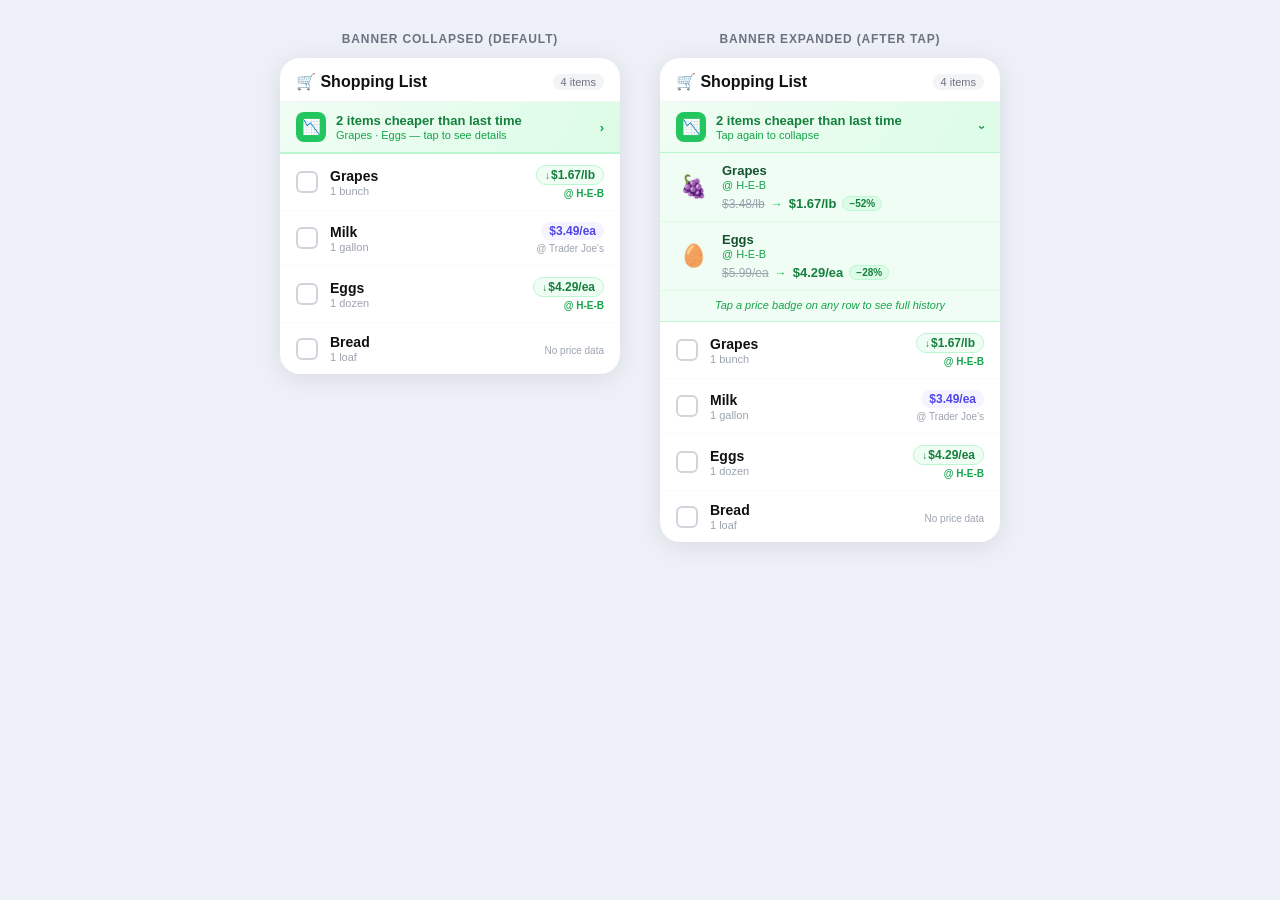
<file: price-drop-expand-mockup.html>
<!DOCTYPE html>
<html lang="en">
<head>
<meta charset="UTF-8" />
<meta name="viewport" content="width=390, initial-scale=1.0" />
<title>Price Drop Expand Mockup</title>
<style>
  * { box-sizing: border-box; margin: 0; padding: 0; }
  body {
    background: #eef0f7;
    font-family: -apple-system, BlinkMacSystemFont, 'SF Pro Text', sans-serif;
    display: flex;
    justify-content: center;
    padding: 32px 16px;
    gap: 40px;
    flex-wrap: wrap;
    align-items: flex-start;
  }

  .phone { width: 340px; flex-shrink: 0; }
  .label {
    text-align: center;
    font-size: 12px; font-weight: 700; color: #6b7280;
    letter-spacing: 0.07em; text-transform: uppercase;
    margin-bottom: 12px;
  }
  .card {
    background: #fff; border-radius: 20px; overflow: hidden;
    box-shadow: 0 4px 24px rgba(0,0,0,0.09);
  }

  /* ── List header ── */
  .list-header {
    padding: 14px 16px 10px; border-bottom: 1px solid #f3f4f6;
    display: flex; align-items: center; justify-content: space-between;
  }
  .list-title { font-size: 16px; font-weight: 700; color: #111; }
  .list-count { font-size: 11px; color: #6b7280; background: #f3f4f6; padding: 2px 8px; border-radius: 99px; }

  /* ── Banner collapsed ── */
  .drop-banner {
    display: flex; align-items: center; gap: 10px;
    padding: 10px 16px;
    background: linear-gradient(120deg, #f0fdf4, #dcfce7);
    border-bottom: 1px solid #bbf7d0;
    cursor: pointer;
    user-select: none;
  }
  .drop-banner-icon {
    width: 30px; height: 30px; background: #22c55e; border-radius: 8px;
    display: flex; align-items: center; justify-content: center;
    font-size: 15px; flex-shrink: 0;
  }
  .drop-banner-body { flex: 1; }
  .drop-banner-title { font-size: 13px; font-weight: 700; color: #15803d; }
  .drop-banner-sub   { font-size: 11px; color: #16a34a; margin-top: 1px; }
  .drop-banner-chevron {
    font-size: 13px; color: #16a34a; font-weight: 700;
    transition: transform 0.2s;
  }
  .drop-banner-chevron.open { transform: rotate(90deg); }

  /* ── Expanded detail cards ── */
  .drop-detail {
    background: #f0fdf4;
    border-bottom: 1px solid #bbf7d0;
    overflow: hidden;
    max-height: 0;
    transition: max-height 0.25s ease;
  }
  .drop-detail.open { max-height: 300px; }

  .drop-item-card {
    display: flex; align-items: center; gap: 12px;
    padding: 10px 16px;
    border-bottom: 1px solid #dcfce7;
  }
  .drop-item-card:last-child { border-bottom: none; }

  .drop-item-emoji {
    font-size: 22px; width: 34px; text-align: center; flex-shrink: 0;
  }
  .drop-item-info { flex: 1; }
  .drop-item-name { font-size: 13px; font-weight: 700; color: #14532d; }
  .drop-item-store { font-size: 11px; color: #16a34a; margin-top: 1px; }
  .drop-item-prices {
    display: flex; align-items: center; gap: 6px; margin-top: 5px;
  }
  .drop-was {
    font-size: 12px; color: #9ca3af;
    text-decoration: line-through;
  }
  .drop-arrow { font-size: 12px; color: #22c55e; font-weight: 700; }
  .drop-now  { font-size: 13px; font-weight: 700; color: #15803d; }
  .drop-pct  {
    font-size: 10px; font-weight: 700; color: #15803d;
    background: #dcfce7; border: 1px solid #bbf7d0;
    padding: 1px 6px; border-radius: 99px;
  }

  .drop-detail-footer {
    padding: 8px 16px 10px;
    font-size: 11px; color: #16a34a; text-align: center;
    font-style: italic;
  }

  /* ── Item rows ── */
  .item-row {
    display: flex; align-items: center;
    padding: 11px 16px; gap: 12px;
    border-bottom: 1px solid #f9fafb;
  }
  .item-row:last-child { border-bottom: none; }
  .item-check {
    width: 22px; height: 22px; border: 2px solid #d1d5db;
    border-radius: 6px; flex-shrink: 0;
  }
  .item-body { flex: 1; min-width: 0; }
  .item-name { font-size: 14px; font-weight: 600; color: #111; }
  .item-qty  { font-size: 11px; color: #9ca3af; margin-top: 1px; }
  .item-meta { display: flex; flex-direction: column; align-items: flex-end; gap: 3px; }

  .price-badge {
    font-size: 12px; font-weight: 600;
    padding: 2px 8px; border-radius: 99px;
    background: #f5f3ff; color: #4f46e5;
  }
  .price-badge.dropped {
    background: #f0fdf4; color: #15803d;
    border: 1px solid #bbf7d0;
  }
  .price-badge.dropped .arr { font-size: 10px; margin-right: 1px; }
  .store-label { font-size: 10px; color: #9ca3af; }
  .store-label.green { color: #16a34a; font-weight: 600; }
</style>
</head>
<body>

<!-- ══ COLLAPSED ══ -->
<div class="phone">
  <div class="label">Banner collapsed (default)</div>
  <div class="card">
    <div class="list-header">
      <span class="list-title">🛒 Shopping List</span>
      <span class="list-count">4 items</span>
    </div>

    <div class="drop-banner" onclick="toggle()">
      <div class="drop-banner-icon">📉</div>
      <div class="drop-banner-body">
        <div class="drop-banner-title">2 items cheaper than last time</div>
        <div class="drop-banner-sub">Grapes · Eggs — tap to see details</div>
      </div>
      <div class="drop-banner-chevron" id="chev">›</div>
    </div>

    <div class="drop-detail" id="detail">
      <div class="drop-item-card">
        <div class="drop-item-emoji">🍇</div>
        <div class="drop-item-info">
          <div class="drop-item-name">Grapes</div>
          <div class="drop-item-store">@ H-E-B</div>
          <div class="drop-item-prices">
            <span class="drop-was">$3.48/lb</span>
            <span class="drop-arrow">→</span>
            <span class="drop-now">$1.67/lb</span>
            <span class="drop-pct">−52%</span>
          </div>
        </div>
      </div>
      <div class="drop-item-card">
        <div class="drop-item-emoji">🥚</div>
        <div class="drop-item-info">
          <div class="drop-item-name">Eggs</div>
          <div class="drop-item-store">@ H-E-B</div>
          <div class="drop-item-prices">
            <span class="drop-was">$5.99/ea</span>
            <span class="drop-arrow">→</span>
            <span class="drop-now">$4.29/ea</span>
            <span class="drop-pct">−28%</span>
          </div>
        </div>
      </div>
      <div class="drop-detail-footer">Tap a price badge on any row to see full history</div>
    </div>

    <div class="item-row">
      <div class="item-check"></div>
      <div class="item-body"><div class="item-name">Grapes</div><div class="item-qty">1 bunch</div></div>
      <div class="item-meta">
        <span class="price-badge dropped"><span class="arr">↓</span>$1.67/lb</span>
        <span class="store-label green">@ H-E-B</span>
      </div>
    </div>
    <div class="item-row">
      <div class="item-check"></div>
      <div class="item-body"><div class="item-name">Milk</div><div class="item-qty">1 gallon</div></div>
      <div class="item-meta">
        <span class="price-badge">$3.49/ea</span>
        <span class="store-label">@ Trader Joe's</span>
      </div>
    </div>
    <div class="item-row">
      <div class="item-check"></div>
      <div class="item-body"><div class="item-name">Eggs</div><div class="item-qty">1 dozen</div></div>
      <div class="item-meta">
        <span class="price-badge dropped"><span class="arr">↓</span>$4.29/ea</span>
        <span class="store-label green">@ H-E-B</span>
      </div>
    </div>
    <div class="item-row">
      <div class="item-check"></div>
      <div class="item-body"><div class="item-name">Bread</div><div class="item-qty">1 loaf</div></div>
      <div class="item-meta"><span class="store-label" style="margin-top:4px;">No price data</span></div>
    </div>
  </div>
</div>


<!-- ══ EXPANDED (static preview) ══ -->
<div class="phone">
  <div class="label">Banner expanded (after tap)</div>
  <div class="card">
    <div class="list-header">
      <span class="list-title">🛒 Shopping List</span>
      <span class="list-count">4 items</span>
    </div>

    <div class="drop-banner">
      <div class="drop-banner-icon">📉</div>
      <div class="drop-banner-body">
        <div class="drop-banner-title">2 items cheaper than last time</div>
        <div class="drop-banner-sub">Tap again to collapse</div>
      </div>
      <div class="drop-banner-chevron open">›</div>
    </div>

    <!-- Detail cards visible -->
    <div style="background:#f0fdf4; border-bottom: 1px solid #bbf7d0;">
      <div class="drop-item-card">
        <div class="drop-item-emoji">🍇</div>
        <div class="drop-item-info">
          <div class="drop-item-name">Grapes</div>
          <div class="drop-item-store">@ H-E-B</div>
          <div class="drop-item-prices">
            <span class="drop-was">$3.48/lb</span>
            <span class="drop-arrow">→</span>
            <span class="drop-now">$1.67/lb</span>
            <span class="drop-pct">−52%</span>
          </div>
        </div>
      </div>
      <div class="drop-item-card">
        <div class="drop-item-emoji">🥚</div>
        <div class="drop-item-info">
          <div class="drop-item-name">Eggs</div>
          <div class="drop-item-store">@ H-E-B</div>
          <div class="drop-item-prices">
            <span class="drop-was">$5.99/ea</span>
            <span class="drop-arrow">→</span>
            <span class="drop-now">$4.29/ea</span>
            <span class="drop-pct">−28%</span>
          </div>
        </div>
      </div>
      <div class="drop-detail-footer">Tap a price badge on any row to see full history</div>
    </div>

    <div class="item-row">
      <div class="item-check"></div>
      <div class="item-body"><div class="item-name">Grapes</div><div class="item-qty">1 bunch</div></div>
      <div class="item-meta">
        <span class="price-badge dropped"><span class="arr">↓</span>$1.67/lb</span>
        <span class="store-label green">@ H-E-B</span>
      </div>
    </div>
    <div class="item-row">
      <div class="item-check"></div>
      <div class="item-body"><div class="item-name">Milk</div><div class="item-qty">1 gallon</div></div>
      <div class="item-meta">
        <span class="price-badge">$3.49/ea</span>
        <span class="store-label">@ Trader Joe's</span>
      </div>
    </div>
    <div class="item-row">
      <div class="item-check"></div>
      <div class="item-body"><div class="item-name">Eggs</div><div class="item-qty">1 dozen</div></div>
      <div class="item-meta">
        <span class="price-badge dropped"><span class="arr">↓</span>$4.29/ea</span>
        <span class="store-label green">@ H-E-B</span>
      </div>
    </div>
    <div class="item-row">
      <div class="item-check"></div>
      <div class="item-body"><div class="item-name">Bread</div><div class="item-qty">1 loaf</div></div>
      <div class="item-meta"><span class="store-label" style="margin-top:4px;">No price data</span></div>
    </div>
  </div>
</div>

<script>
  let open = false;
  function toggle() {
    open = !open;
    document.getElementById('detail').classList.toggle('open', open);
    document.getElementById('chev').classList.toggle('open', open);
  }
</script>
</body>
</html>
</file>
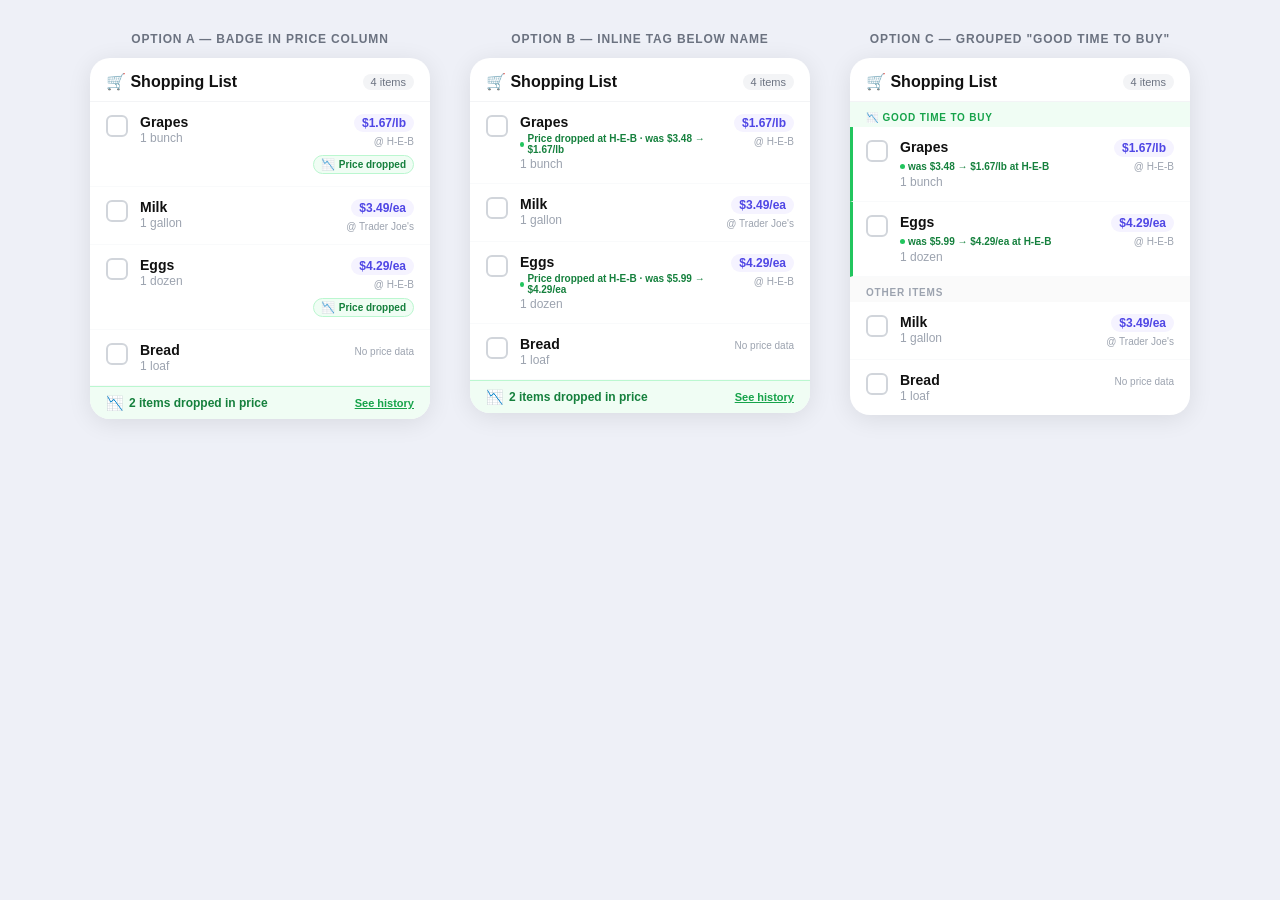
<file: price-drop-nudge-mockup.html>
<!DOCTYPE html>
<html lang="en">
<head>
<meta charset="UTF-8" />
<meta name="viewport" content="width=390, initial-scale=1.0" />
<title>Price Drop Nudge Badge Mockup</title>
<style>
  * { box-sizing: border-box; margin: 0; padding: 0; }
  body {
    background: #eef0f7;
    font-family: -apple-system, BlinkMacSystemFont, 'SF Pro Text', sans-serif;
    display: flex;
    justify-content: center;
    padding: 32px 16px;
    gap: 40px;
    flex-wrap: wrap;
    align-items: flex-start;
  }

  .phone {
    width: 340px;
    flex-shrink: 0;
  }
  .label {
    text-align: center;
    font-size: 12px;
    font-weight: 700;
    color: #6b7280;
    letter-spacing: 0.07em;
    text-transform: uppercase;
    margin-bottom: 12px;
  }
  .card {
    background: #fff;
    border-radius: 20px;
    overflow: hidden;
    box-shadow: 0 4px 24px rgba(0,0,0,0.09);
  }

  /* ── List header ── */
  .list-header {
    padding: 14px 16px 10px;
    border-bottom: 1px solid #f3f4f6;
    display: flex;
    align-items: center;
    justify-content: space-between;
  }
  .list-title { font-size: 16px; font-weight: 700; color: #111; }
  .list-count {
    font-size: 11px;
    color: #6b7280;
    background: #f3f4f6;
    padding: 2px 8px;
    border-radius: 99px;
  }

  /* ── Item row ── */
  .item-row {
    display: flex;
    align-items: flex-start;
    padding: 12px 16px;
    gap: 12px;
    border-bottom: 1px solid #f9fafb;
    position: relative;
  }
  .item-row:last-child { border-bottom: none; }

  .item-check {
    width: 22px; height: 22px;
    border: 2px solid #d1d5db;
    border-radius: 6px;
    flex-shrink: 0;
    margin-top: 1px;
  }
  .item-check.done {
    background: #22c55e;
    border-color: #22c55e;
    display: flex; align-items: center; justify-content: center;
    color: #fff; font-size: 13px;
  }

  .item-body { flex: 1; min-width: 0; }
  .item-name { font-size: 14px; font-weight: 600; color: #111; }
  .item-name.done { text-decoration: line-through; color: #9ca3af; }
  .item-qty { font-size: 12px; color: #9ca3af; margin-top: 1px; }

  /* price badge on right */
  .item-meta {
    display: flex;
    flex-direction: column;
    align-items: flex-end;
    gap: 4px;
  }
  .price-badge {
    background: #f5f3ff;
    color: #4f46e5;
    font-size: 12px;
    font-weight: 600;
    padding: 2px 8px;
    border-radius: 99px;
  }
  .store-label {
    font-size: 10px;
    color: #9ca3af;
  }

  /* ── DROP NUDGE BADGE ── */
  .drop-badge {
    display: inline-flex;
    align-items: center;
    gap: 4px;
    background: #f0fdf4;
    border: 1px solid #bbf7d0;
    color: #15803d;
    font-size: 10px;
    font-weight: 600;
    padding: 2px 7px;
    border-radius: 99px;
    margin-top: 4px;
    white-space: nowrap;
  }
  .drop-badge .arrow { font-size: 11px; }

  /* ── VARIANT B: inline under item name ── */
  .drop-inline {
    display: inline-flex;
    align-items: center;
    gap: 3px;
    font-size: 10px;
    font-weight: 600;
    color: #15803d;
    margin-top: 3px;
  }
  .drop-inline .dot {
    width: 5px; height: 5px;
    background: #22c55e;
    border-radius: 50%;
  }

  /* ── VARIANT C: left accent bar ── */
  .item-row.accent-left {
    border-left: 3px solid #22c55e;
    padding-left: 13px;
  }

  /* section divider */
  .section-label {
    font-size: 10px;
    font-weight: 700;
    letter-spacing: 0.08em;
    text-transform: uppercase;
    color: #9ca3af;
    padding: 10px 16px 4px;
    background: #fafafa;
  }
  .section-label.green { color: #16a34a; background: #f0fdf4; }

  /* summary strip */
  .summary-strip {
    background: #f0fdf4;
    border-top: 1px solid #bbf7d0;
    padding: 8px 16px;
    display: flex;
    align-items: center;
    gap: 6px;
  }
  .summary-icon { font-size: 14px; }
  .summary-text { font-size: 12px; color: #15803d; font-weight: 600; flex: 1; }
  .summary-action {
    font-size: 11px;
    color: #16a34a;
    font-weight: 700;
    text-decoration: underline;
    cursor: pointer;
  }
</style>
</head>
<body>

<!-- ══════════════════════════════
     VARIANT A — badge on right side (meta column)
══════════════════════════════ -->
<div class="phone">
  <div class="label">Option A — badge in price column</div>
  <div class="card">
    <div class="list-header">
      <span class="list-title">🛒 Shopping List</span>
      <span class="list-count">4 items</span>
    </div>

    <!-- item with drop badge -->
    <div class="item-row">
      <div class="item-check"></div>
      <div class="item-body">
        <div class="item-name">Grapes</div>
        <div class="item-qty">1 bunch</div>
      </div>
      <div class="item-meta">
        <span class="price-badge">$1.67/lb</span>
        <span class="store-label">@ H-E-B</span>
        <span class="drop-badge"><span class="arrow">📉</span> Price dropped</span>
      </div>
    </div>

    <!-- item without drop -->
    <div class="item-row">
      <div class="item-check"></div>
      <div class="item-body">
        <div class="item-name">Milk</div>
        <div class="item-qty">1 gallon</div>
      </div>
      <div class="item-meta">
        <span class="price-badge">$3.49/ea</span>
        <span class="store-label">@ Trader Joe's</span>
      </div>
    </div>

    <!-- another drop -->
    <div class="item-row">
      <div class="item-check"></div>
      <div class="item-body">
        <div class="item-name">Eggs</div>
        <div class="item-qty">1 dozen</div>
      </div>
      <div class="item-meta">
        <span class="price-badge">$4.29/ea</span>
        <span class="store-label">@ H-E-B</span>
        <span class="drop-badge"><span class="arrow">📉</span> Price dropped</span>
      </div>
    </div>

    <!-- no price data -->
    <div class="item-row">
      <div class="item-check"></div>
      <div class="item-body">
        <div class="item-name">Bread</div>
        <div class="item-qty">1 loaf</div>
      </div>
      <div class="item-meta">
        <span class="store-label" style="margin-top:4px;">No price data</span>
      </div>
    </div>

    <!-- summary strip at the bottom -->
    <div class="summary-strip">
      <span class="summary-icon">📉</span>
      <span class="summary-text">2 items dropped in price</span>
      <span class="summary-action">See history</span>
    </div>
  </div>
</div>


<!-- ══════════════════════════════
     VARIANT B — inline under item name
══════════════════════════════ -->
<div class="phone">
  <div class="label">Option B — inline tag below name</div>
  <div class="card">
    <div class="list-header">
      <span class="list-title">🛒 Shopping List</span>
      <span class="list-count">4 items</span>
    </div>

    <div class="item-row">
      <div class="item-check"></div>
      <div class="item-body">
        <div class="item-name">Grapes</div>
        <div class="drop-inline"><span class="dot"></span>Price dropped at H-E-B · was $3.48 → $1.67/lb</div>
        <div class="item-qty" style="margin-top:2px;">1 bunch</div>
      </div>
      <div class="item-meta">
        <span class="price-badge">$1.67/lb</span>
        <span class="store-label">@ H-E-B</span>
      </div>
    </div>

    <div class="item-row">
      <div class="item-check"></div>
      <div class="item-body">
        <div class="item-name">Milk</div>
        <div class="item-qty">1 gallon</div>
      </div>
      <div class="item-meta">
        <span class="price-badge">$3.49/ea</span>
        <span class="store-label">@ Trader Joe's</span>
      </div>
    </div>

    <div class="item-row">
      <div class="item-check"></div>
      <div class="item-body">
        <div class="item-name">Eggs</div>
        <div class="drop-inline"><span class="dot"></span>Price dropped at H-E-B · was $5.99 → $4.29/ea</div>
        <div class="item-qty" style="margin-top:2px;">1 dozen</div>
      </div>
      <div class="item-meta">
        <span class="price-badge">$4.29/ea</span>
        <span class="store-label">@ H-E-B</span>
      </div>
    </div>

    <div class="item-row">
      <div class="item-check"></div>
      <div class="item-body">
        <div class="item-name">Bread</div>
        <div class="item-qty">1 loaf</div>
      </div>
      <div class="item-meta">
        <span class="store-label" style="margin-top:4px;">No price data</span>
      </div>
    </div>

    <div class="summary-strip">
      <span class="summary-icon">📉</span>
      <span class="summary-text">2 items dropped in price</span>
      <span class="summary-action">See history</span>
    </div>
  </div>
</div>


<!-- ══════════════════════════════
     VARIANT C — grouped section + accent bar
══════════════════════════════ -->
<div class="phone">
  <div class="label">Option C — grouped "Good time to buy"</div>
  <div class="card">
    <div class="list-header">
      <span class="list-title">🛒 Shopping List</span>
      <span class="list-count">4 items</span>
    </div>

    <div class="section-label green">📉 Good time to buy</div>

    <div class="item-row accent-left">
      <div class="item-check"></div>
      <div class="item-body">
        <div class="item-name">Grapes</div>
        <div class="drop-inline" style="margin-top:2px;"><span class="dot"></span>was $3.48 → $1.67/lb at H-E-B</div>
        <div class="item-qty" style="margin-top:2px;">1 bunch</div>
      </div>
      <div class="item-meta">
        <span class="price-badge">$1.67/lb</span>
        <span class="store-label">@ H-E-B</span>
      </div>
    </div>

    <div class="item-row accent-left">
      <div class="item-check"></div>
      <div class="item-body">
        <div class="item-name">Eggs</div>
        <div class="drop-inline" style="margin-top:2px;"><span class="dot"></span>was $5.99 → $4.29/ea at H-E-B</div>
        <div class="item-qty" style="margin-top:2px;">1 dozen</div>
      </div>
      <div class="item-meta">
        <span class="price-badge">$4.29/ea</span>
        <span class="store-label">@ H-E-B</span>
      </div>
    </div>

    <div class="section-label">Other items</div>

    <div class="item-row">
      <div class="item-check"></div>
      <div class="item-body">
        <div class="item-name">Milk</div>
        <div class="item-qty">1 gallon</div>
      </div>
      <div class="item-meta">
        <span class="price-badge">$3.49/ea</span>
        <span class="store-label">@ Trader Joe's</span>
      </div>
    </div>

    <div class="item-row">
      <div class="item-check"></div>
      <div class="item-body">
        <div class="item-name">Bread</div>
        <div class="item-qty">1 loaf</div>
      </div>
      <div class="item-meta">
        <span class="store-label" style="margin-top:4px;">No price data</span>
      </div>
    </div>
  </div>
</div>

</body>
</html>
</file>
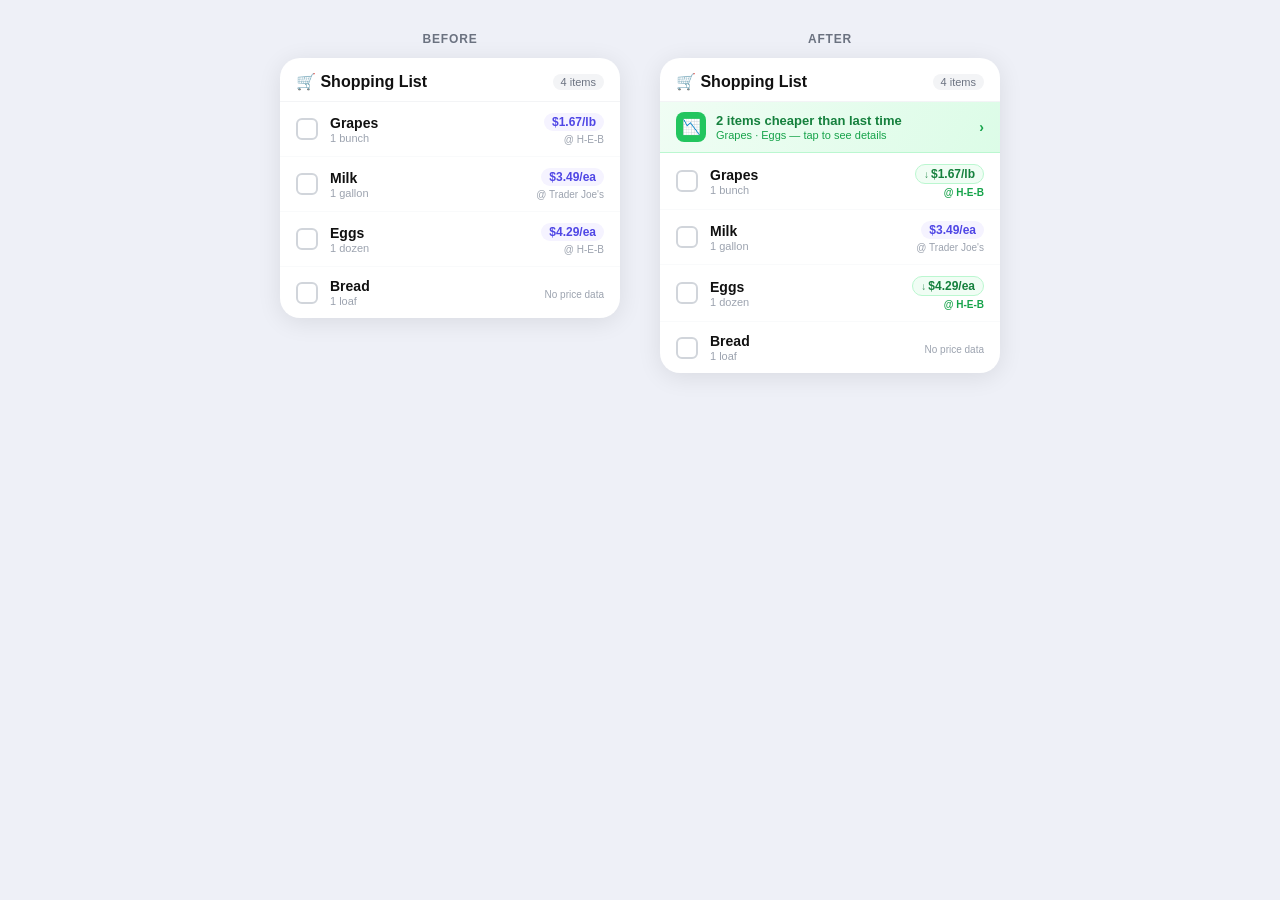
<file: price-drop-v2-mockup.html>
<!DOCTYPE html>
<html lang="en">
<head>
<meta charset="UTF-8" />
<meta name="viewport" content="width=390, initial-scale=1.0" />
<title>Price Drop v2 Mockup</title>
<style>
  * { box-sizing: border-box; margin: 0; padding: 0; }
  body {
    background: #eef0f7;
    font-family: -apple-system, BlinkMacSystemFont, 'SF Pro Text', sans-serif;
    display: flex;
    justify-content: center;
    padding: 32px 16px;
    gap: 40px;
    flex-wrap: wrap;
    align-items: flex-start;
  }

  .phone { width: 340px; flex-shrink: 0; }
  .label {
    text-align: center;
    font-size: 12px;
    font-weight: 700;
    color: #6b7280;
    letter-spacing: 0.07em;
    text-transform: uppercase;
    margin-bottom: 12px;
  }
  .card {
    background: #fff;
    border-radius: 20px;
    overflow: hidden;
    box-shadow: 0 4px 24px rgba(0,0,0,0.09);
  }

  /* ── List header ── */
  .list-header {
    padding: 14px 16px 10px;
    border-bottom: 1px solid #f3f4f6;
    display: flex;
    align-items: center;
    justify-content: space-between;
  }
  .list-title { font-size: 16px; font-weight: 700; color: #111; }
  .list-count {
    font-size: 11px; color: #6b7280;
    background: #f3f4f6;
    padding: 2px 8px; border-radius: 99px;
  }

  /* ── Summary banner ── */
  .drop-banner {
    display: flex;
    align-items: center;
    gap: 10px;
    padding: 10px 16px;
    background: linear-gradient(120deg, #f0fdf4, #dcfce7);
    border-bottom: 1px solid #bbf7d0;
    cursor: pointer;
  }
  .drop-banner-icon {
    width: 30px; height: 30px;
    background: #22c55e;
    border-radius: 8px;
    display: flex; align-items: center; justify-content: center;
    font-size: 15px;
    flex-shrink: 0;
  }
  .drop-banner-body { flex: 1; }
  .drop-banner-title {
    font-size: 13px; font-weight: 700; color: #15803d;
  }
  .drop-banner-sub {
    font-size: 11px; color: #4ade80; margin-top: 1px;
    color: #16a34a;
  }
  .drop-banner-arrow {
    font-size: 14px; color: #16a34a; font-weight: 700;
  }

  /* ── Item row ── */
  .item-row {
    display: flex;
    align-items: center;
    padding: 11px 16px;
    gap: 12px;
    border-bottom: 1px solid #f9fafb;
  }
  .item-row:last-child { border-bottom: none; }

  .item-check {
    width: 22px; height: 22px;
    border: 2px solid #d1d5db;
    border-radius: 6px;
    flex-shrink: 0;
  }
  .item-check.done {
    background: #22c55e; border-color: #22c55e;
    display: flex; align-items: center; justify-content: center;
    color: #fff; font-size: 13px;
  }

  .item-body { flex: 1; min-width: 0; }
  .item-name { font-size: 14px; font-weight: 600; color: #111; }
  .item-qty  { font-size: 11px; color: #9ca3af; margin-top: 1px; }

  .item-meta {
    display: flex; flex-direction: column;
    align-items: flex-end; gap: 3px;
  }

  /* normal price badge */
  .price-badge {
    font-size: 12px; font-weight: 600;
    padding: 2px 8px; border-radius: 99px;
    background: #f5f3ff; color: #4f46e5;
  }

  /* DROP price badge — green tinted, ↓ prefix */
  .price-badge.dropped {
    background: #f0fdf4;
    color: #15803d;
    border: 1px solid #bbf7d0;
  }
  .price-badge.dropped .arrow {
    font-size: 10px;
    margin-right: 2px;
    opacity: 0.85;
  }

  .store-label { font-size: 10px; color: #9ca3af; }
  .store-label.green { color: #16a34a; font-weight: 600; }
</style>
</head>
<body>

<!-- ══════════════════════════════
     WITHOUT drop banner (baseline)
══════════════════════════════ -->
<div class="phone">
  <div class="label">Before</div>
  <div class="card">
    <div class="list-header">
      <span class="list-title">🛒 Shopping List</span>
      <span class="list-count">4 items</span>
    </div>

    <div class="item-row">
      <div class="item-check"></div>
      <div class="item-body">
        <div class="item-name">Grapes</div>
        <div class="item-qty">1 bunch</div>
      </div>
      <div class="item-meta">
        <span class="price-badge">$1.67/lb</span>
        <span class="store-label">@ H-E-B</span>
      </div>
    </div>

    <div class="item-row">
      <div class="item-check"></div>
      <div class="item-body">
        <div class="item-name">Milk</div>
        <div class="item-qty">1 gallon</div>
      </div>
      <div class="item-meta">
        <span class="price-badge">$3.49/ea</span>
        <span class="store-label">@ Trader Joe's</span>
      </div>
    </div>

    <div class="item-row">
      <div class="item-check"></div>
      <div class="item-body">
        <div class="item-name">Eggs</div>
        <div class="item-qty">1 dozen</div>
      </div>
      <div class="item-meta">
        <span class="price-badge">$4.29/ea</span>
        <span class="store-label">@ H-E-B</span>
      </div>
    </div>

    <div class="item-row">
      <div class="item-check"></div>
      <div class="item-body">
        <div class="item-name">Bread</div>
        <div class="item-qty">1 loaf</div>
      </div>
      <div class="item-meta">
        <span class="store-label" style="margin-top:4px;">No price data</span>
      </div>
    </div>
  </div>
</div>


<!-- ══════════════════════════════
     WITH drop banner + subtle badge tint
══════════════════════════════ -->
<div class="phone">
  <div class="label">After</div>
  <div class="card">
    <div class="list-header">
      <span class="list-title">🛒 Shopping List</span>
      <span class="list-count">4 items</span>
    </div>

    <!-- Summary banner — sits right below header -->
    <div class="drop-banner">
      <div class="drop-banner-icon">📉</div>
      <div class="drop-banner-body">
        <div class="drop-banner-title">2 items cheaper than last time</div>
        <div class="drop-banner-sub">Grapes · Eggs — tap to see details</div>
      </div>
      <div class="drop-banner-arrow">›</div>
    </div>

    <!-- Grapes — price dropped, badge is green -->
    <div class="item-row">
      <div class="item-check"></div>
      <div class="item-body">
        <div class="item-name">Grapes</div>
        <div class="item-qty">1 bunch</div>
      </div>
      <div class="item-meta">
        <span class="price-badge dropped"><span class="arrow">↓</span>$1.67/lb</span>
        <span class="store-label green">@ H-E-B</span>
      </div>
    </div>

    <!-- Milk — no drop -->
    <div class="item-row">
      <div class="item-check"></div>
      <div class="item-body">
        <div class="item-name">Milk</div>
        <div class="item-qty">1 gallon</div>
      </div>
      <div class="item-meta">
        <span class="price-badge">$3.49/ea</span>
        <span class="store-label">@ Trader Joe's</span>
      </div>
    </div>

    <!-- Eggs — price dropped -->
    <div class="item-row">
      <div class="item-check"></div>
      <div class="item-body">
        <div class="item-name">Eggs</div>
        <div class="item-qty">1 dozen</div>
      </div>
      <div class="item-meta">
        <span class="price-badge dropped"><span class="arrow">↓</span>$4.29/ea</span>
        <span class="store-label green">@ H-E-B</span>
      </div>
    </div>

    <!-- Bread — no data -->
    <div class="item-row">
      <div class="item-check"></div>
      <div class="item-body">
        <div class="item-name">Bread</div>
        <div class="item-qty">1 loaf</div>
      </div>
      <div class="item-meta">
        <span class="store-label" style="margin-top:4px;">No price data</span>
      </div>
    </div>
  </div>
</div>

</body>
</html>
</file>
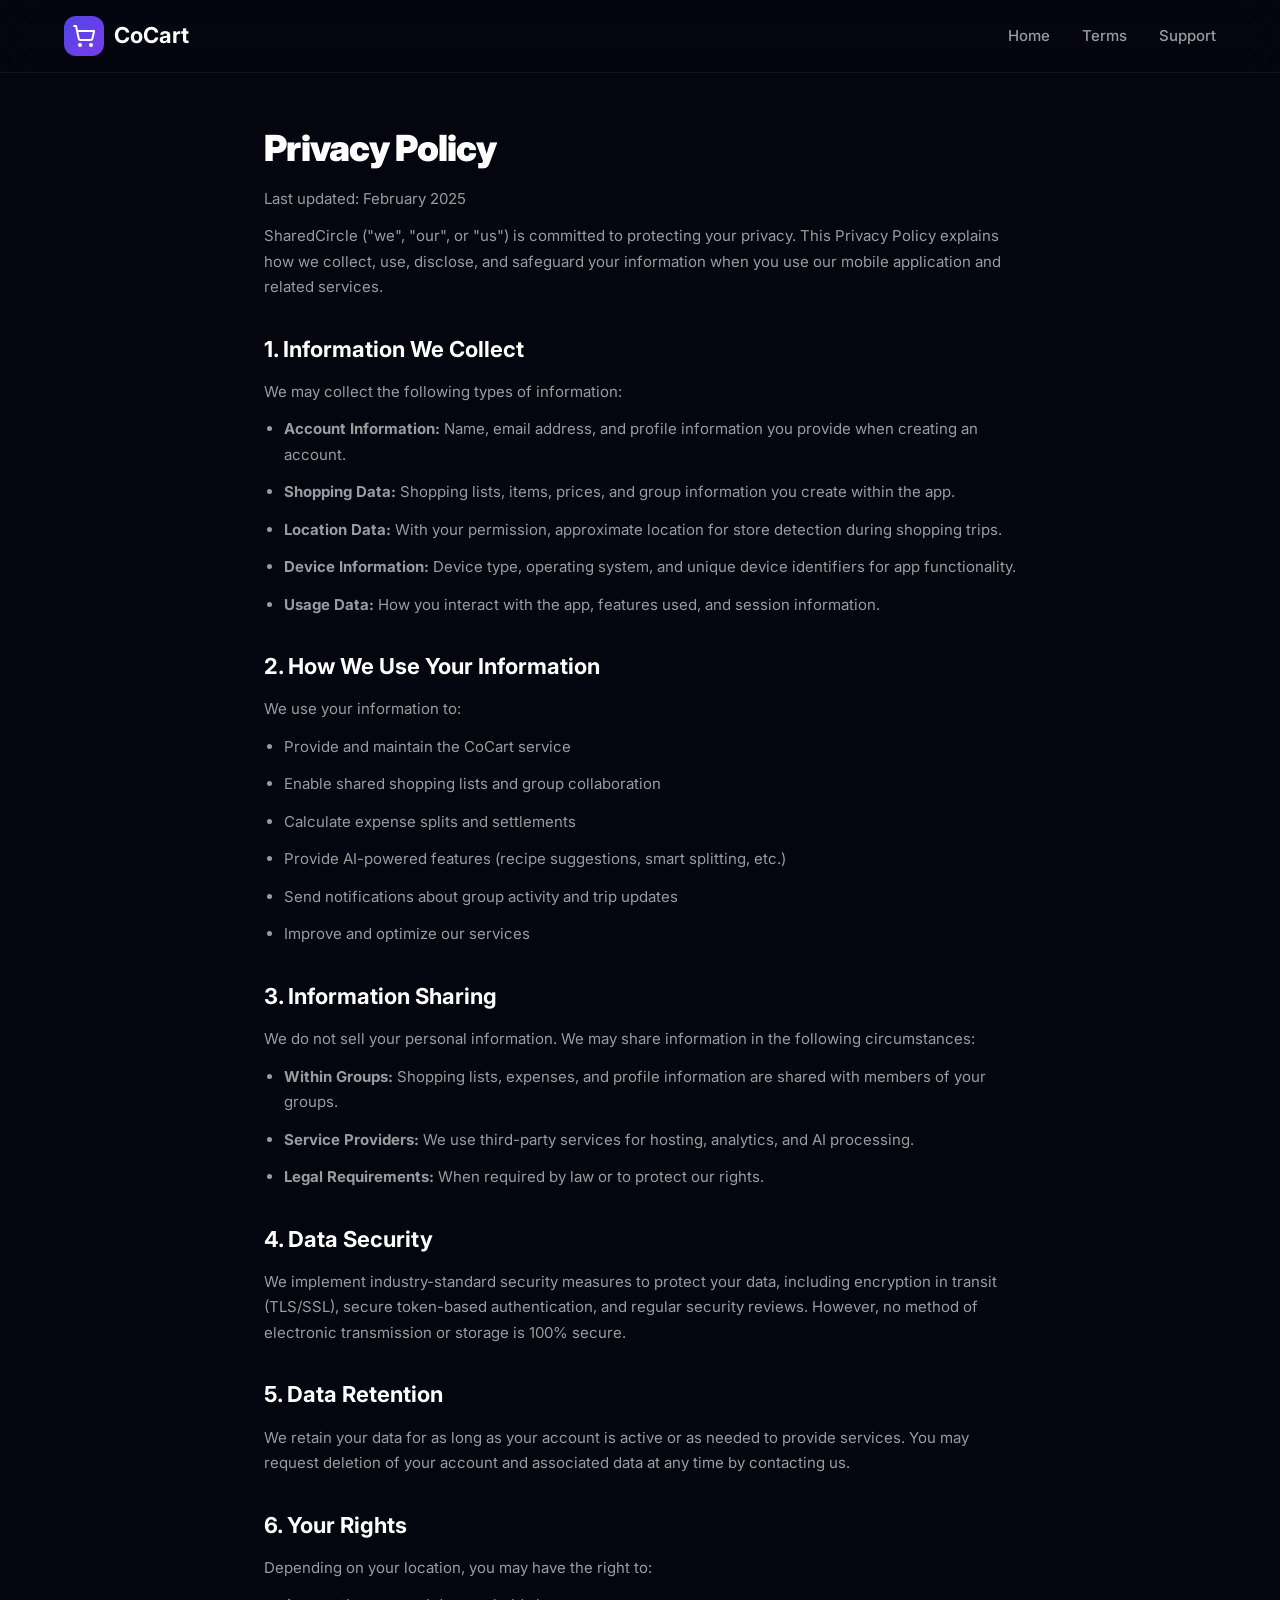
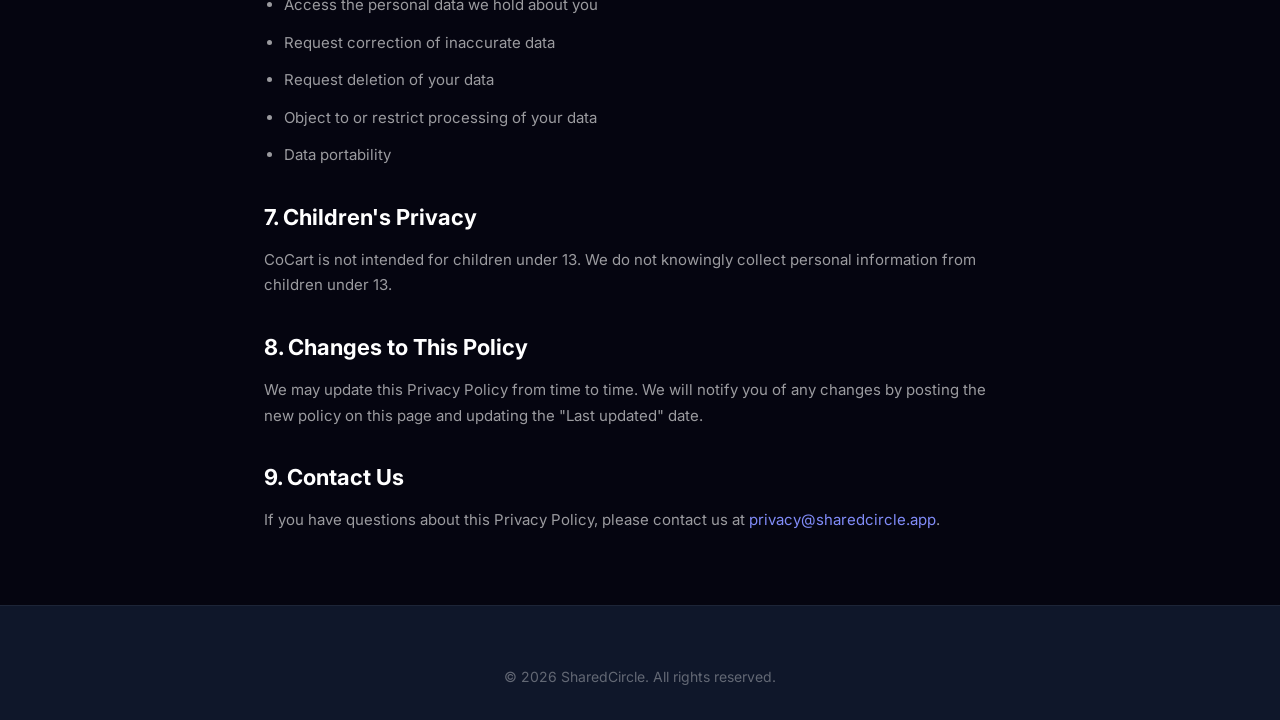
<file: privacy.html>
<!DOCTYPE html>
<html lang="en">
<head>
  <!-- Google Analytics (GA4) -->
  <script async src="https://www.googletagmanager.com/gtag/js?id=G-R3F3CZD308"></script>
  <script>
    window.dataLayer = window.dataLayer || [];
    function gtag(){dataLayer.push(arguments);}
    gtag('js', new Date());
    gtag('config', 'G-R3F3CZD308');
  </script>

  <meta charset="UTF-8">
  <meta name="viewport" content="width=device-width, initial-scale=1.0">
  <title>Privacy Policy — CoCart by SharedCircle</title>
  <meta name="description" content="SharedCircle Privacy Policy — how we collect, use, and protect your data.">
  <meta http-equiv="X-Content-Type-Options" content="nosniff">
  <meta http-equiv="X-Frame-Options" content="DENY">
  <link rel="stylesheet" href="css/styles.css">
  <link rel="icon" type="image/svg+xml" href="data:image/svg+xml,<svg xmlns='http://www.w3.org/2000/svg' viewBox='0 0 100 100'><text y='.9em' font-size='90'>🛒</text></svg>">
  <style>
    .legal-date { font-size: 14px; color: var(--dark-text-muted); margin-bottom: 40px; }
  </style>
</head>
<body>

  <nav class="navbar" id="navbar">
    <div class="container nav-container">
      <a href="index.html" class="nav-logo">
        <div class="logo-icon">
          <svg width="24" height="24" viewBox="0 0 24 24" fill="none" stroke="currentColor" stroke-width="2" stroke-linecap="round" stroke-linejoin="round">
            <circle cx="8" cy="21" r="1"/><circle cx="19" cy="21" r="1"/>
            <path d="M2.05 2.05h2l2.66 12.42a2 2 0 0 0 2 1.58h9.78a2 2 0 0 0 1.95-1.57l1.65-7.43H5.12"/>
          </svg>
        </div>
        <span>CoCart</span>
      </a>
      <div class="nav-links" id="navLinks">
        <a href="index.html" class="nav-link">Home</a>
        <a href="terms.html" class="nav-link">Terms</a>
        <a href="support.html" class="nav-link">Support</a>
      </div>
      <button class="nav-toggle" id="navToggle" aria-label="Toggle menu">
        <span></span><span></span><span></span>
      </button>
    </div>
  </nav>

  <section class="legal-page">
    <div class="container" style="max-width: 800px;">
      <h1>Privacy Policy</h1>
      <p class="legal-date">Last updated: February 2025</p>

      <p>SharedCircle ("we", "our", or "us") is committed to protecting your privacy. This Privacy Policy explains how we collect, use, disclose, and safeguard your information when you use our mobile application and related services.</p>

      <h2>1. Information We Collect</h2>
      <p>We may collect the following types of information:</p>
      <ul>
        <li><strong>Account Information:</strong> Name, email address, and profile information you provide when creating an account.</li>
        <li><strong>Shopping Data:</strong> Shopping lists, items, prices, and group information you create within the app.</li>
        <li><strong>Location Data:</strong> With your permission, approximate location for store detection during shopping trips.</li>
        <li><strong>Device Information:</strong> Device type, operating system, and unique device identifiers for app functionality.</li>
        <li><strong>Usage Data:</strong> How you interact with the app, features used, and session information.</li>
      </ul>

      <h2>2. How We Use Your Information</h2>
      <p>We use your information to:</p>
      <ul>
        <li>Provide and maintain the CoCart service</li>
        <li>Enable shared shopping lists and group collaboration</li>
        <li>Calculate expense splits and settlements</li>
        <li>Provide AI-powered features (recipe suggestions, smart splitting, etc.)</li>
        <li>Send notifications about group activity and trip updates</li>
        <li>Improve and optimize our services</li>
      </ul>

      <h2>3. Information Sharing</h2>
      <p>We do not sell your personal information. We may share information in the following circumstances:</p>
      <ul>
        <li><strong>Within Groups:</strong> Shopping lists, expenses, and profile information are shared with members of your groups.</li>
        <li><strong>Service Providers:</strong> We use third-party services for hosting, analytics, and AI processing.</li>
        <li><strong>Legal Requirements:</strong> When required by law or to protect our rights.</li>
      </ul>

      <h2>4. Data Security</h2>
      <p>We implement industry-standard security measures to protect your data, including encryption in transit (TLS/SSL), secure token-based authentication, and regular security reviews. However, no method of electronic transmission or storage is 100% secure.</p>

      <h2>5. Data Retention</h2>
      <p>We retain your data for as long as your account is active or as needed to provide services. You may request deletion of your account and associated data at any time by contacting us.</p>

      <h2>6. Your Rights</h2>
      <p>Depending on your location, you may have the right to:</p>
      <ul>
        <li>Access the personal data we hold about you</li>
        <li>Request correction of inaccurate data</li>
        <li>Request deletion of your data</li>
        <li>Object to or restrict processing of your data</li>
        <li>Data portability</li>
      </ul>

      <h2>7. Children's Privacy</h2>
      <p>CoCart is not intended for children under 13. We do not knowingly collect personal information from children under 13.</p>

      <h2>8. Changes to This Policy</h2>
      <p>We may update this Privacy Policy from time to time. We will notify you of any changes by posting the new policy on this page and updating the "Last updated" date.</p>

      <h2>9. Contact Us</h2>
      <p>If you have questions about this Privacy Policy, please contact us at <a href="mailto:privacy@sharedcircle.app">privacy@sharedcircle.app</a>.</p>
    </div>
  </section>

  <footer class="footer">
    <div class="container">
      <div class="footer-bottom" style="border-top: none; padding-top: 0;">
        <p>&copy; 2026 SharedCircle. All rights reserved.</p>
      </div>
    </div>
  </footer>

  <script src="js/main.js"></script>
</body>
</html>
</file>
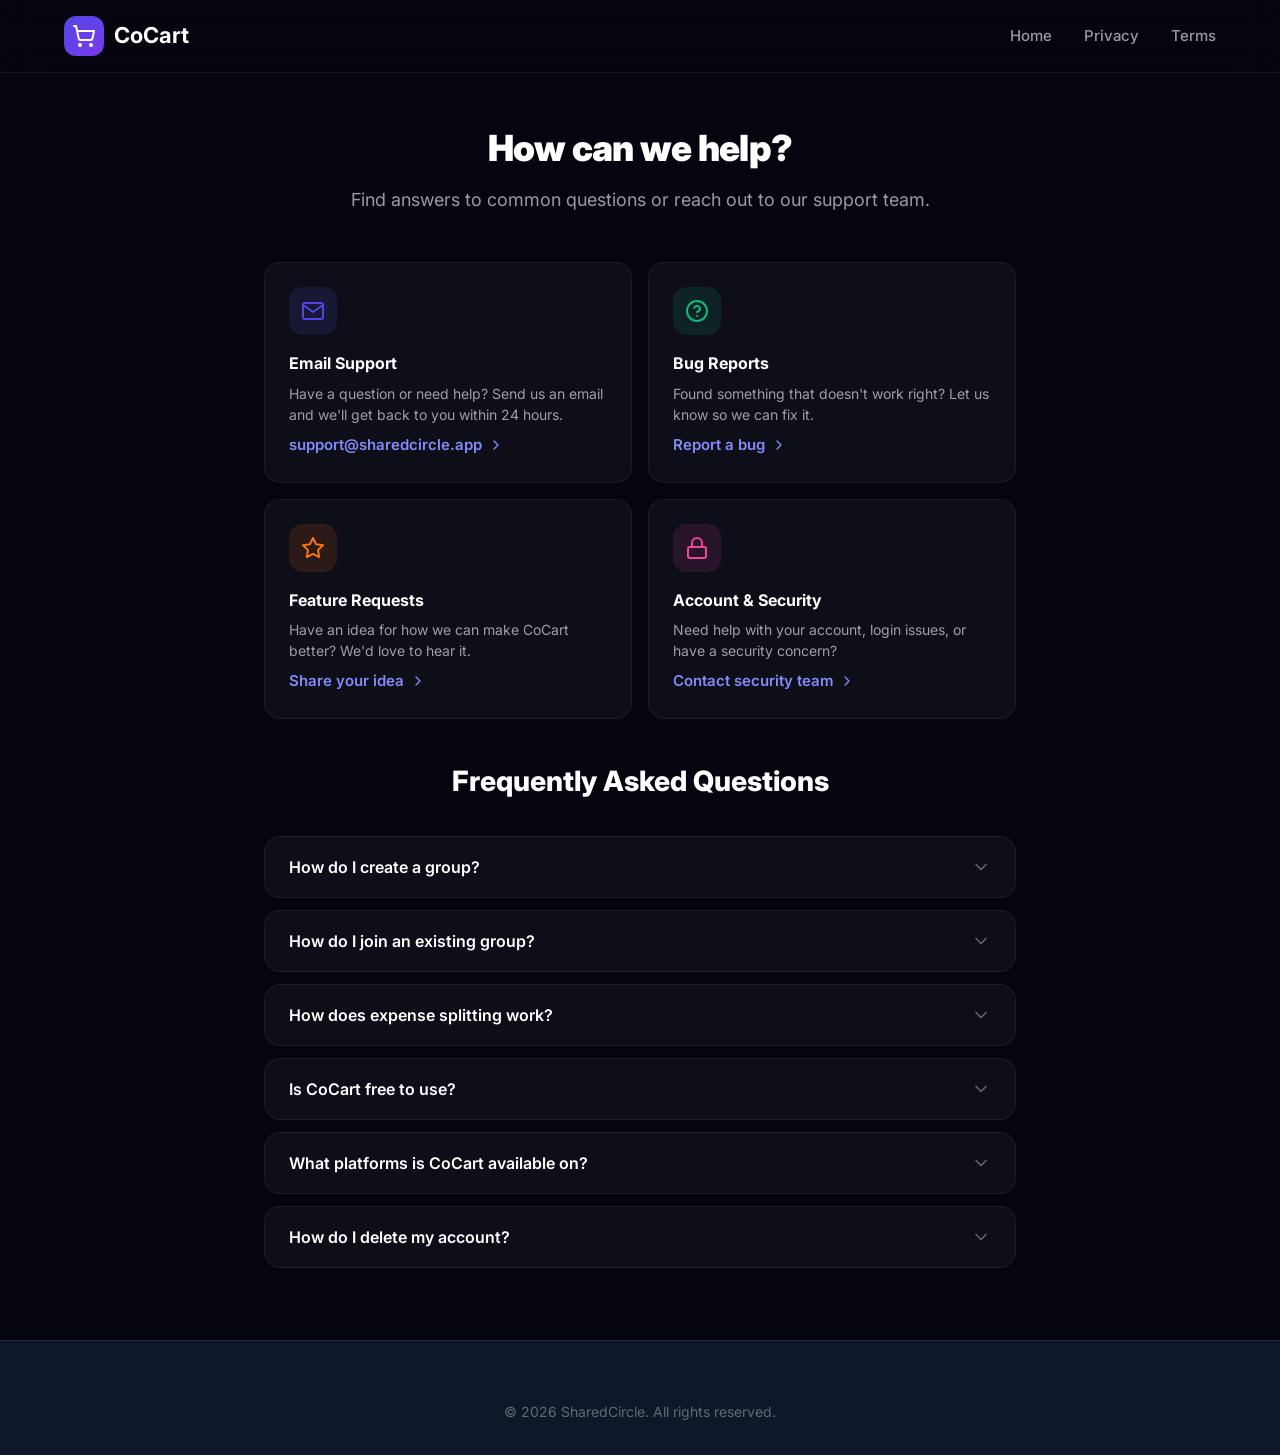
<file: support.html>
<!DOCTYPE html>
<html lang="en">
<head>
  <!-- Google Analytics (GA4) -->
  <script async src="https://www.googletagmanager.com/gtag/js?id=G-R3F3CZD308"></script>
  <script>
    window.dataLayer = window.dataLayer || [];
    function gtag(){dataLayer.push(arguments);}
    gtag('js', new Date());
    gtag('config', 'G-R3F3CZD308');
  </script>

  <meta charset="UTF-8">
  <meta name="viewport" content="width=device-width, initial-scale=1.0">
  <title>Support — CoCart by SharedCircle</title>
  <meta name="description" content="Get help with CoCart by SharedCircle — FAQs, contact information, and support resources.">
  <meta http-equiv="X-Content-Type-Options" content="nosniff">
  <meta http-equiv="X-Frame-Options" content="DENY">
  <link rel="stylesheet" href="css/styles.css">
  <link rel="icon" type="image/svg+xml" href="data:image/svg+xml,<svg xmlns='http://www.w3.org/2000/svg' viewBox='0 0 100 100'><text y='.9em' font-size='90'>🛒</text></svg>">
  <style>
    .support-page h1 { text-align: center; }
    .support-intro { font-size: 18px; color: var(--dark-text-secondary); text-align: center; margin-bottom: 48px; max-width: 600px; margin-left: auto; margin-right: auto; }
    .support-icon { width: 48px; height: 48px; display: flex; align-items: center; justify-content: center; border-radius: 14px; margin-bottom: 16px; }
    .support-card a.support-link { display: inline-flex; align-items: center; gap: 6px; font-size: 15px; font-weight: 600; color: var(--indigo-400); }
    .support-card a.support-link:hover { color: var(--indigo-200); }
    .faq-section-support { max-width: 800px; margin: 0 auto; }
    .faq-section-support h2 { font-size: 28px; font-weight: 800; color: var(--white); text-align: center; margin-bottom: 32px; }
  </style>
</head>
<body>

  <nav class="navbar" id="navbar">
    <div class="container nav-container">
      <a href="index.html" class="nav-logo">
        <div class="logo-icon">
          <svg width="24" height="24" viewBox="0 0 24 24" fill="none" stroke="currentColor" stroke-width="2" stroke-linecap="round" stroke-linejoin="round">
            <circle cx="8" cy="21" r="1"/><circle cx="19" cy="21" r="1"/>
            <path d="M2.05 2.05h2l2.66 12.42a2 2 0 0 0 2 1.58h9.78a2 2 0 0 0 1.95-1.57l1.65-7.43H5.12"/>
          </svg>
        </div>
        <span>CoCart</span>
      </a>
      <div class="nav-links" id="navLinks">
        <a href="index.html" class="nav-link">Home</a>
        <a href="privacy.html" class="nav-link">Privacy</a>
        <a href="terms.html" class="nav-link">Terms</a>
      </div>
      <button class="nav-toggle" id="navToggle" aria-label="Toggle menu">
        <span></span><span></span><span></span>
      </button>
    </div>
  </nav>

  <section class="support-page">
    <div class="container">
      <h1>How can we help?</h1>
      <p class="support-intro">Find answers to common questions or reach out to our support team.</p>

      <div class="support-grid">
        <div class="support-card">
          <div class="support-icon" style="background: rgba(99, 102, 241, 0.12);">
            <svg width="24" height="24" viewBox="0 0 24 24" fill="none" stroke="#4f46e5" stroke-width="2" stroke-linecap="round" stroke-linejoin="round">
              <path d="M4 4h16c1.1 0 2 .9 2 2v12c0 1.1-.9 2-2 2H4c-1.1 0-2-.9-2-2V6c0-1.1.9-2 2-2z"/><polyline points="22,6 12,13 2,6"/>
            </svg>
          </div>
          <h3>Email Support</h3>
          <p>Have a question or need help? Send us an email and we'll get back to you within 24 hours.</p>
          <a href="mailto:support@sharedcircle.app" class="support-link">
            support@sharedcircle.app
            <svg width="16" height="16" viewBox="0 0 24 24" fill="none" stroke="currentColor" stroke-width="2" stroke-linecap="round" stroke-linejoin="round"><polyline points="9 18 15 12 9 6"/></svg>
          </a>
        </div>

        <div class="support-card">
          <div class="support-icon" style="background: rgba(16, 185, 129, 0.12);">
            <svg width="24" height="24" viewBox="0 0 24 24" fill="none" stroke="#10b981" stroke-width="2" stroke-linecap="round" stroke-linejoin="round">
              <circle cx="12" cy="12" r="10"/><path d="M9.09 9a3 3 0 0 1 5.83 1c0 2-3 3-3 3"/><line x1="12" y1="17" x2="12.01" y2="17"/>
            </svg>
          </div>
          <h3>Bug Reports</h3>
          <p>Found something that doesn't work right? Let us know so we can fix it.</p>
          <a href="mailto:bugs@sharedcircle.app" class="support-link">
            Report a bug
            <svg width="16" height="16" viewBox="0 0 24 24" fill="none" stroke="currentColor" stroke-width="2" stroke-linecap="round" stroke-linejoin="round"><polyline points="9 18 15 12 9 6"/></svg>
          </a>
        </div>

        <div class="support-card">
          <div class="support-icon" style="background: rgba(249, 115, 22, 0.12);">
            <svg width="24" height="24" viewBox="0 0 24 24" fill="none" stroke="#f97316" stroke-width="2" stroke-linecap="round" stroke-linejoin="round">
              <polygon points="12 2 15.09 8.26 22 9.27 17 14.14 18.18 21.02 12 17.77 5.82 21.02 7 14.14 2 9.27 8.91 8.26 12 2"/>
            </svg>
          </div>
          <h3>Feature Requests</h3>
          <p>Have an idea for how we can make CoCart better? We'd love to hear it.</p>
          <a href="mailto:feedback@sharedcircle.app" class="support-link">
            Share your idea
            <svg width="16" height="16" viewBox="0 0 24 24" fill="none" stroke="currentColor" stroke-width="2" stroke-linecap="round" stroke-linejoin="round"><polyline points="9 18 15 12 9 6"/></svg>
          </a>
        </div>

        <div class="support-card">
          <div class="support-icon" style="background: rgba(236, 72, 153, 0.12);">
            <svg width="24" height="24" viewBox="0 0 24 24" fill="none" stroke="#ec4899" stroke-width="2" stroke-linecap="round" stroke-linejoin="round">
              <rect x="3" y="11" width="18" height="11" rx="2" ry="2"/><path d="M7 11V7a5 5 0 0 1 10 0v4"/>
            </svg>
          </div>
          <h3>Account & Security</h3>
          <p>Need help with your account, login issues, or have a security concern?</p>
          <a href="mailto:security@sharedcircle.app" class="support-link">
            Contact security team
            <svg width="16" height="16" viewBox="0 0 24 24" fill="none" stroke="currentColor" stroke-width="2" stroke-linecap="round" stroke-linejoin="round"><polyline points="9 18 15 12 9 6"/></svg>
          </a>
        </div>
      </div>

      <div class="faq-section-support">
        <h2>Frequently Asked Questions</h2>

        <div class="faq-item">
          <button class="faq-question">
            How do I create a group?
            <svg class="faq-arrow" viewBox="0 0 24 24" fill="none" stroke="currentColor" stroke-width="2" stroke-linecap="round" stroke-linejoin="round"><polyline points="6 9 12 15 18 9"/></svg>
          </button>
          <div class="faq-answer">After signing up and logging in, tap the "Create Group" button on the home screen. Give your group a name, and you'll get an invite code to share with your friends, family, or roommates.</div>
        </div>

        <div class="faq-item">
          <button class="faq-question">
            How do I join an existing group?
            <svg class="faq-arrow" viewBox="0 0 24 24" fill="none" stroke="currentColor" stroke-width="2" stroke-linecap="round" stroke-linejoin="round"><polyline points="6 9 12 15 18 9"/></svg>
          </button>
          <div class="faq-answer">Ask a group member for the invite code, then tap "Join Group" on the home screen and enter the code. The group admin will approve your request, and you'll be added to the group.</div>
        </div>

        <div class="faq-item">
          <button class="faq-question">
            How does expense splitting work?
            <svg class="faq-arrow" viewBox="0 0 24 24" fill="none" stroke="currentColor" stroke-width="2" stroke-linecap="round" stroke-linejoin="round"><polyline points="6 9 12 15 18 9"/></svg>
          </button>
          <div class="faq-answer">When you complete a shopping trip, CoCart automatically tracks who bought what and calculates what each person owes. You can also use AI-powered smart splitting for more complex scenarios. The settlement plan shows you the simplest way to settle up.</div>
        </div>

        <div class="faq-item">
          <button class="faq-question">
            Is CoCart free to use?
            <svg class="faq-arrow" viewBox="0 0 24 24" fill="none" stroke="currentColor" stroke-width="2" stroke-linecap="round" stroke-linejoin="round"><polyline points="6 9 12 15 18 9"/></svg>
          </button>
          <div class="faq-answer">Yes! CoCart is completely free to download and use. All core features including shared lists, expense splitting, and group chat are available to everyone at no cost.</div>
        </div>

        <div class="faq-item">
          <button class="faq-question">
            What platforms is CoCart available on?
            <svg class="faq-arrow" viewBox="0 0 24 24" fill="none" stroke="currentColor" stroke-width="2" stroke-linecap="round" stroke-linejoin="round"><polyline points="6 9 12 15 18 9"/></svg>
          </button>
          <div class="faq-answer">CoCart is available on iOS (iPhone and iPad) and Android devices. You can download it from the Apple App Store or Google Play Store.</div>
        </div>

        <div class="faq-item">
          <button class="faq-question">
            How do I delete my account?
            <svg class="faq-arrow" viewBox="0 0 24 24" fill="none" stroke="currentColor" stroke-width="2" stroke-linecap="round" stroke-linejoin="round"><polyline points="6 9 12 15 18 9"/></svg>
          </button>
          <div class="faq-answer">You can delete your account from the Settings page within the app, or by contacting us at support@sharedcircle.app. Account deletion will remove your personal data from our systems.</div>
        </div>
      </div>
    </div>
  </section>

  <footer class="footer">
    <div class="container">
      <div class="footer-bottom" style="border-top: none; padding-top: 0;">
        <p>&copy; 2026 SharedCircle. All rights reserved.</p>
      </div>
    </div>
  </footer>

  <script src="js/main.js"></script>
  <script>
    // FAQ accordion
    document.querySelectorAll('.faq-question').forEach(function (btn) {
      btn.addEventListener('click', function () {
        var item = this.parentElement;
        var wasOpen = item.classList.contains('open');
        // Close all
        document.querySelectorAll('.faq-item').forEach(function (i) { i.classList.remove('open'); });
        // Toggle current
        if (!wasOpen) item.classList.add('open');
      });
    });
  </script>
</body>
</html>
</file>
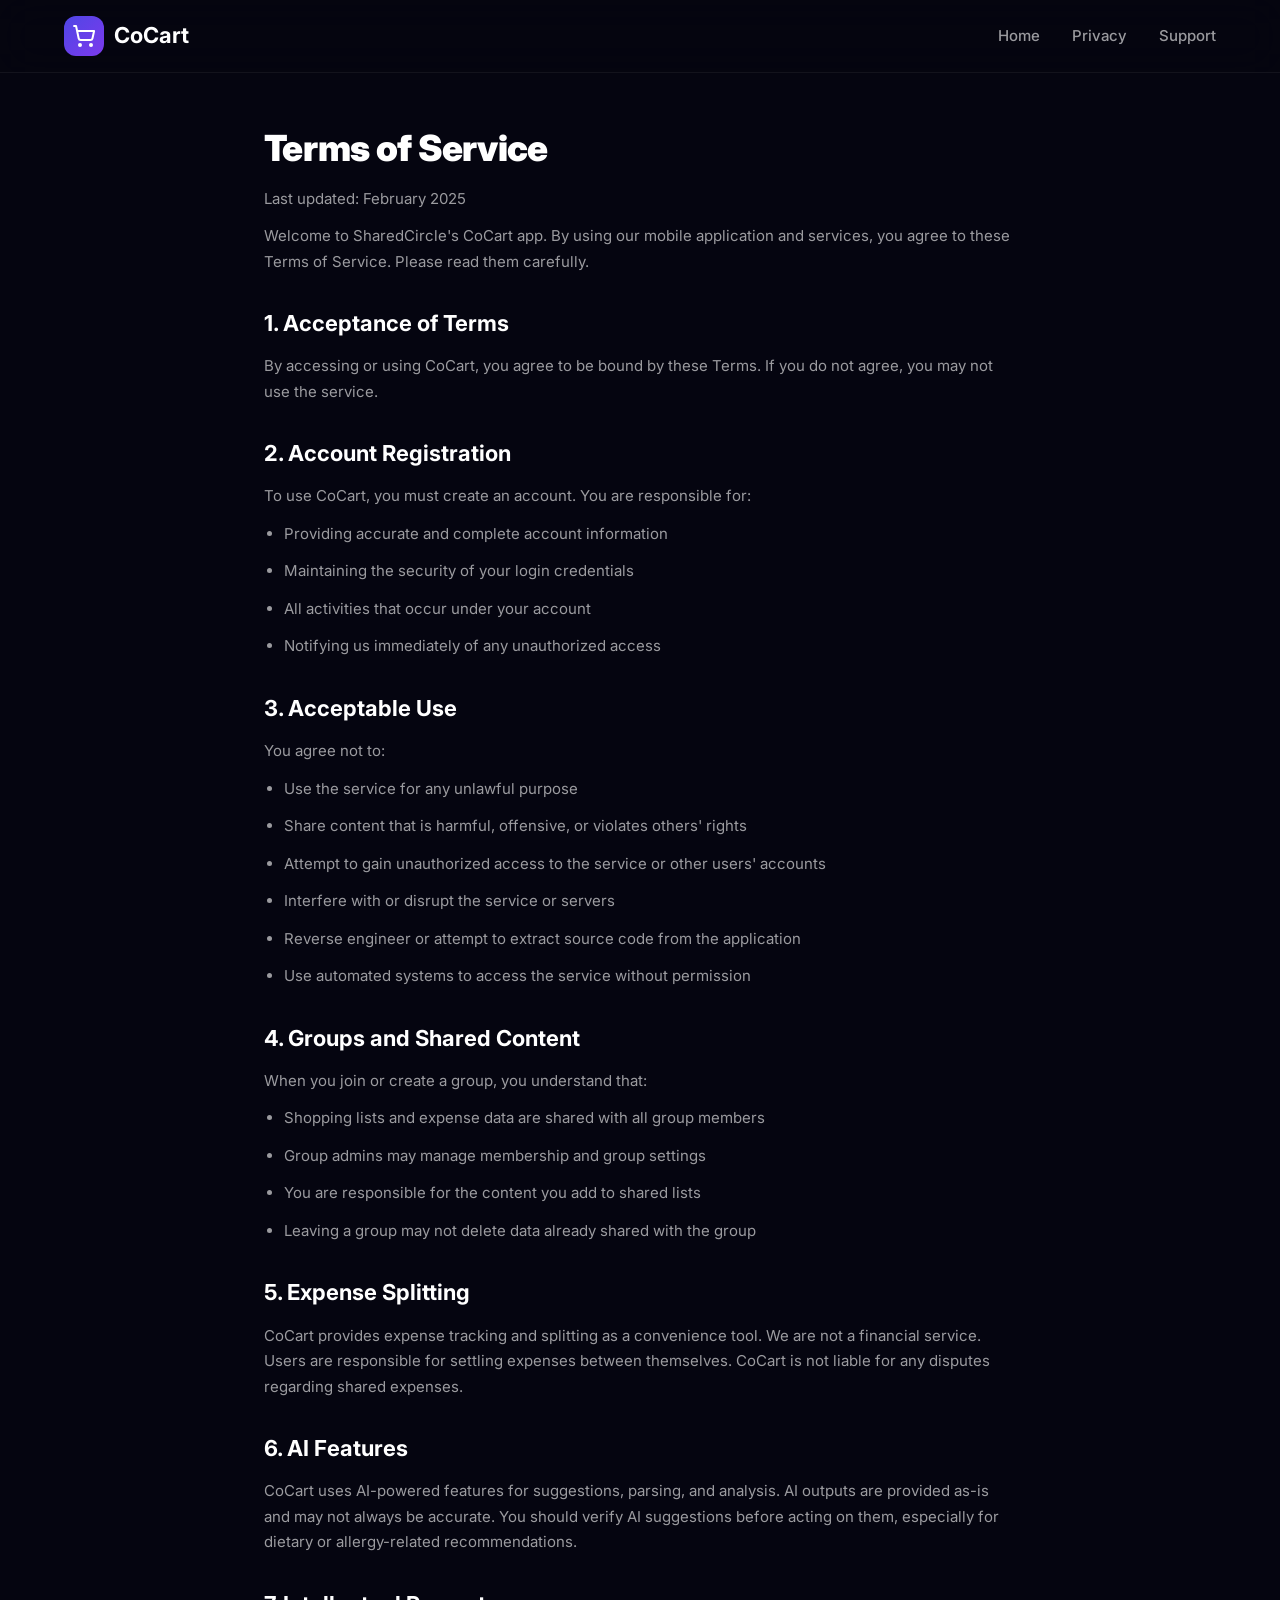
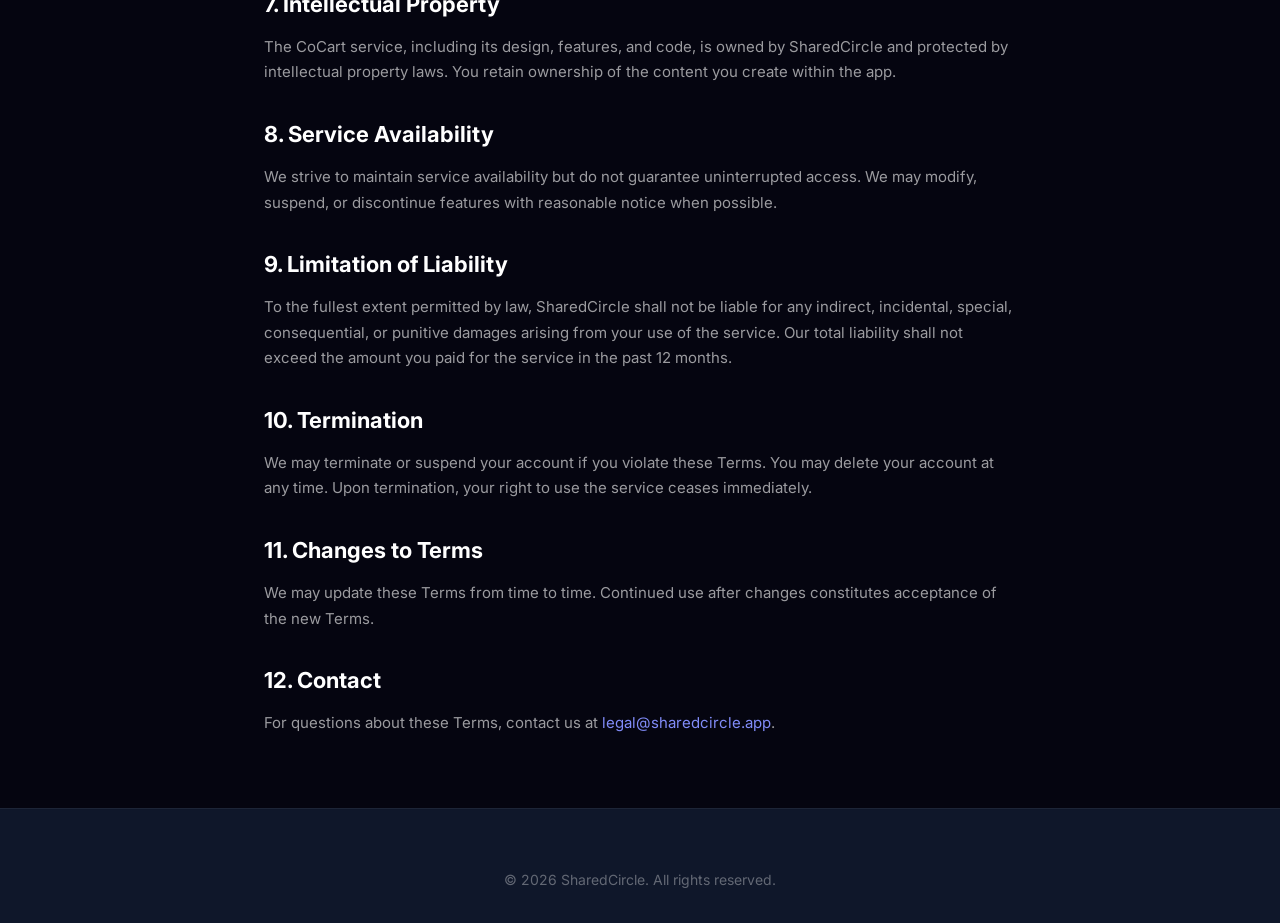
<file: terms.html>
<!DOCTYPE html>
<html lang="en">
<head>
  <!-- Google Analytics (GA4) -->
  <script async src="https://www.googletagmanager.com/gtag/js?id=G-R3F3CZD308"></script>
  <script>
    window.dataLayer = window.dataLayer || [];
    function gtag(){dataLayer.push(arguments);}
    gtag('js', new Date());
    gtag('config', 'G-R3F3CZD308');
  </script>

  <meta charset="UTF-8">
  <meta name="viewport" content="width=device-width, initial-scale=1.0">
  <title>Terms of Service — CoCart by SharedCircle</title>
  <meta name="description" content="SharedCircle Terms of Service — rules and guidelines for using our CoCart app.">
  <meta http-equiv="X-Content-Type-Options" content="nosniff">
  <meta http-equiv="X-Frame-Options" content="DENY">
  <link rel="stylesheet" href="css/styles.css">
  <link rel="icon" type="image/svg+xml" href="data:image/svg+xml,<svg xmlns='http://www.w3.org/2000/svg' viewBox='0 0 100 100'><text y='.9em' font-size='90'>🛒</text></svg>">
  <style>
    .legal-date { font-size: 14px; color: var(--dark-text-muted); margin-bottom: 40px; }
  </style>
</head>
<body>

  <nav class="navbar" id="navbar">
    <div class="container nav-container">
      <a href="index.html" class="nav-logo">
        <div class="logo-icon">
          <svg width="24" height="24" viewBox="0 0 24 24" fill="none" stroke="currentColor" stroke-width="2" stroke-linecap="round" stroke-linejoin="round">
            <circle cx="8" cy="21" r="1"/><circle cx="19" cy="21" r="1"/>
            <path d="M2.05 2.05h2l2.66 12.42a2 2 0 0 0 2 1.58h9.78a2 2 0 0 0 1.95-1.57l1.65-7.43H5.12"/>
          </svg>
        </div>
        <span>CoCart</span>
      </a>
      <div class="nav-links" id="navLinks">
        <a href="index.html" class="nav-link">Home</a>
        <a href="privacy.html" class="nav-link">Privacy</a>
        <a href="support.html" class="nav-link">Support</a>
      </div>
      <button class="nav-toggle" id="navToggle" aria-label="Toggle menu">
        <span></span><span></span><span></span>
      </button>
    </div>
  </nav>

  <section class="legal-page">
    <div class="container" style="max-width: 800px;">
      <h1>Terms of Service</h1>
      <p class="legal-date">Last updated: February 2025</p>

      <p>Welcome to SharedCircle's CoCart app. By using our mobile application and services, you agree to these Terms of Service. Please read them carefully.</p>

      <h2>1. Acceptance of Terms</h2>
      <p>By accessing or using CoCart, you agree to be bound by these Terms. If you do not agree, you may not use the service.</p>

      <h2>2. Account Registration</h2>
      <p>To use CoCart, you must create an account. You are responsible for:</p>
      <ul>
        <li>Providing accurate and complete account information</li>
        <li>Maintaining the security of your login credentials</li>
        <li>All activities that occur under your account</li>
        <li>Notifying us immediately of any unauthorized access</li>
      </ul>

      <h2>3. Acceptable Use</h2>
      <p>You agree not to:</p>
      <ul>
        <li>Use the service for any unlawful purpose</li>
        <li>Share content that is harmful, offensive, or violates others' rights</li>
        <li>Attempt to gain unauthorized access to the service or other users' accounts</li>
        <li>Interfere with or disrupt the service or servers</li>
        <li>Reverse engineer or attempt to extract source code from the application</li>
        <li>Use automated systems to access the service without permission</li>
      </ul>

      <h2>4. Groups and Shared Content</h2>
      <p>When you join or create a group, you understand that:</p>
      <ul>
        <li>Shopping lists and expense data are shared with all group members</li>
        <li>Group admins may manage membership and group settings</li>
        <li>You are responsible for the content you add to shared lists</li>
        <li>Leaving a group may not delete data already shared with the group</li>
      </ul>

      <h2>5. Expense Splitting</h2>
      <p>CoCart provides expense tracking and splitting as a convenience tool. We are not a financial service. Users are responsible for settling expenses between themselves. CoCart is not liable for any disputes regarding shared expenses.</p>

      <h2>6. AI Features</h2>
      <p>CoCart uses AI-powered features for suggestions, parsing, and analysis. AI outputs are provided as-is and may not always be accurate. You should verify AI suggestions before acting on them, especially for dietary or allergy-related recommendations.</p>

      <h2>7. Intellectual Property</h2>
      <p>The CoCart service, including its design, features, and code, is owned by SharedCircle and protected by intellectual property laws. You retain ownership of the content you create within the app.</p>

      <h2>8. Service Availability</h2>
      <p>We strive to maintain service availability but do not guarantee uninterrupted access. We may modify, suspend, or discontinue features with reasonable notice when possible.</p>

      <h2>9. Limitation of Liability</h2>
      <p>To the fullest extent permitted by law, SharedCircle shall not be liable for any indirect, incidental, special, consequential, or punitive damages arising from your use of the service. Our total liability shall not exceed the amount you paid for the service in the past 12 months.</p>

      <h2>10. Termination</h2>
      <p>We may terminate or suspend your account if you violate these Terms. You may delete your account at any time. Upon termination, your right to use the service ceases immediately.</p>

      <h2>11. Changes to Terms</h2>
      <p>We may update these Terms from time to time. Continued use after changes constitutes acceptance of the new Terms.</p>

      <h2>12. Contact</h2>
      <p>For questions about these Terms, contact us at <a href="mailto:legal@sharedcircle.app">legal@sharedcircle.app</a>.</p>
    </div>
  </section>

  <footer class="footer">
    <div class="container">
      <div class="footer-bottom" style="border-top: none; padding-top: 0;">
        <p>&copy; 2026 SharedCircle. All rights reserved.</p>
      </div>
    </div>
  </footer>

  <script src="js/main.js"></script>
</body>
</html>
</file>
<file: css/styles.css>
/* ========================================
   SharedCircle — CoCart Landing Page — Dark Theme Design System
   ======================================== */

@import url('https://fonts.googleapis.com/css2?family=Inter:wght@400;500;600;700;800;900&display=swap');

:root {
  /* Primary */
  --indigo-50: #eef2ff;
  --indigo-100: #e0e7ff;
  --indigo-200: #c7d2fe;
  --indigo-400: #818cf8;
  --indigo-500: #6366f1;
  --indigo-600: #4f46e5;
  --indigo-700: #4338ca;

  /* Violet */
  --violet-500: #8b5cf6;
  --violet-600: #7c3aed;

  /* Emerald */
  --emerald-50: #ecfdf5;
  --emerald-400: #34d399;
  --emerald-500: #10b981;
  --emerald-600: #059669;

  /* Orange */
  --orange-50: #fff7ed;
  --orange-500: #f97316;

  /* Pink */
  --pink-50: #fdf2f8;
  --pink-500: #ec4899;

  /* Blue */
  --blue-50: #eff6ff;
  --blue-500: #3b82f6;

  /* Slate */
  --slate-50: #f8fafc;
  --slate-100: #f1f5f9;
  --slate-200: #e2e8f0;
  --slate-300: #cbd5e1;
  --slate-400: #94a3b8;
  --slate-500: #64748b;
  --slate-600: #475569;
  --slate-700: #334155;
  --slate-800: #1e293b;
  --slate-900: #0f172a;

  /* Dark theme */
  --dark-bg: #050510;
  --dark-surface: #0f172a;
  --dark-surface-2: #111827;
  --dark-card: rgba(255, 255, 255, 0.04);
  --dark-card-hover: rgba(255, 255, 255, 0.07);
  --dark-border: rgba(255, 255, 255, 0.06);
  --dark-border-hover: rgba(255, 255, 255, 0.12);
  --dark-text: #ffffff;
  --dark-text-secondary: rgba(255, 255, 255, 0.6);
  --dark-text-muted: rgba(255, 255, 255, 0.35);

  --white: #ffffff;
  --gradient-primary: linear-gradient(135deg, #4f46e5, #7c3aed);
  --gradient-emerald: linear-gradient(135deg, #10b981, #059669);
  --gradient-orange: linear-gradient(135deg, #f59e0b, #ea580c);
  --gradient-hero: linear-gradient(180deg, #111827 0%, #0f172a 100%);
  --shadow-sm: 0 1px 2px rgba(0, 0, 0, 0.3);
  --shadow-md: 0 4px 6px -1px rgba(0, 0, 0, 0.4);
  --shadow-lg: 0 10px 15px -3px rgba(0, 0, 0, 0.4), 0 4px 6px -4px rgba(0, 0, 0, 0.3);
  --shadow-xl: 0 20px 25px -5px rgba(0, 0, 0, 0.5), 0 8px 10px -6px rgba(0, 0, 0, 0.4);
}

/* ========================================
   Reset & Base
   ======================================== */

*, *::before, *::after {
  margin: 0;
  padding: 0;
  box-sizing: border-box;
}

html {
  scroll-behavior: smooth;
  -webkit-text-size-adjust: 100%;
}

body {
  font-family: 'Inter', -apple-system, BlinkMacSystemFont, 'Segoe UI', Roboto, 'Helvetica Neue', Arial, sans-serif;
  color: var(--dark-text);
  background: var(--dark-bg);
  line-height: 1.6;
  -webkit-font-smoothing: antialiased;
  -moz-osx-font-smoothing: grayscale;
}

a {
  color: inherit;
  text-decoration: none;
}

img {
  max-width: 100%;
  display: block;
}

.container {
  max-width: 1200px;
  margin: 0 auto;
  padding: 0 24px;
}

/* ========================================
   Navigation
   ======================================== */

.navbar {
  position: fixed;
  top: 0;
  left: 0;
  right: 0;
  z-index: 1000;
  background: rgba(5, 5, 16, 0.8);
  backdrop-filter: blur(20px);
  -webkit-backdrop-filter: blur(20px);
  border-bottom: 1px solid var(--dark-border);
  transition: box-shadow 0.3s ease, background 0.3s ease;
}

.navbar.scrolled {
  background: rgba(5, 5, 16, 0.95);
  box-shadow: 0 4px 30px rgba(0, 0, 0, 0.4);
}

.nav-container {
  display: flex;
  align-items: center;
  justify-content: space-between;
  height: 72px;
}

.nav-logo {
  display: flex;
  align-items: center;
  gap: 10px;
  font-size: 22px;
  font-weight: 700;
  color: var(--white);
}

.logo-icon {
  width: 40px;
  height: 40px;
  display: flex;
  align-items: center;
  justify-content: center;
  background: var(--gradient-primary);
  border-radius: 12px;
  color: var(--white);
}

.nav-links {
  display: flex;
  align-items: center;
  gap: 32px;
}

.nav-link {
  font-size: 15px;
  font-weight: 500;
  color: var(--dark-text-secondary);
  transition: color 0.2s;
}

.nav-link:hover {
  color: var(--white);
}

.nav-cta {
  display: inline-flex;
  align-items: center;
  padding: 10px 24px;
  background: var(--gradient-primary);
  color: var(--white);
  font-size: 14px;
  font-weight: 600;
  border-radius: 12px;
  transition: opacity 0.2s, transform 0.2s;
}

.nav-cta:hover {
  opacity: 0.9;
  transform: translateY(-1px);
}

.nav-toggle {
  display: none;
  flex-direction: column;
  gap: 5px;
  background: none;
  border: none;
  cursor: pointer;
  padding: 4px;
}

.nav-toggle span {
  display: block;
  width: 24px;
  height: 2px;
  background: var(--white);
  border-radius: 2px;
  transition: transform 0.3s, opacity 0.3s;
}

.nav-toggle.active span:nth-child(1) {
  transform: translateY(7px) rotate(45deg);
}

.nav-toggle.active span:nth-child(2) {
  opacity: 0;
}

.nav-toggle.active span:nth-child(3) {
  transform: translateY(-7px) rotate(-45deg);
}

/* ========================================
   Hero
   ======================================== */

.hero {
  padding: 140px 0 100px;
  background: var(--gradient-hero);
  overflow: hidden;
  position: relative;
}

.hero::before {
  content: '';
  position: absolute;
  top: -50%;
  right: -20%;
  width: 600px;
  height: 600px;
  background: radial-gradient(circle, rgba(99, 102, 241, 0.08) 0%, transparent 70%);
  border-radius: 50%;
}

.hero::after {
  content: '';
  position: absolute;
  bottom: -30%;
  left: -10%;
  width: 400px;
  height: 400px;
  background: radial-gradient(circle, rgba(16, 185, 129, 0.06) 0%, transparent 70%);
  border-radius: 50%;
}

.hero-container {
  display: grid;
  grid-template-columns: 1fr 1fr;
  gap: 60px;
  align-items: center;
  position: relative;
  z-index: 1;
}

.hero-badge {
  display: inline-flex;
  align-items: center;
  gap: 8px;
  padding: 6px 16px;
  background: rgba(99, 102, 241, 0.15);
  color: var(--indigo-400);
  font-size: 14px;
  font-weight: 600;
  border-radius: 100px;
  margin-bottom: 24px;
  border: 1px solid rgba(99, 102, 241, 0.2);
}

.hero-title {
  font-size: 56px;
  font-weight: 900;
  line-height: 1.1;
  color: var(--white);
  margin-bottom: 20px;
  letter-spacing: -0.03em;
}

.gradient-text {
  background: var(--gradient-primary);
  -webkit-background-clip: text;
  -webkit-text-fill-color: transparent;
  background-clip: text;
}

.hero-subtitle {
  font-size: 18px;
  line-height: 1.7;
  color: var(--dark-text-secondary);
  margin-bottom: 32px;
  max-width: 520px;
}

.hero-buttons {
  display: flex;
  gap: 16px;
  margin-bottom: 40px;
  flex-wrap: wrap;
}

/* Buttons */
.btn {
  display: inline-flex;
  align-items: center;
  gap: 10px;
  padding: 14px 28px;
  font-size: 16px;
  font-weight: 600;
  border-radius: 14px;
  transition: all 0.2s;
  cursor: pointer;
  border: none;
}

.btn-primary {
  background: var(--gradient-primary);
  color: var(--white);
  box-shadow: 0 4px 14px rgba(79, 70, 229, 0.35);
}

.btn-primary:hover {
  transform: translateY(-2px);
  box-shadow: 0 6px 20px rgba(79, 70, 229, 0.5);
}

.btn-secondary {
  background: rgba(255, 255, 255, 0.07);
  color: var(--white);
  border: 1px solid var(--dark-border);
}

.btn-secondary:hover {
  background: rgba(255, 255, 255, 0.12);
  border-color: var(--dark-border-hover);
  transform: translateY(-2px);
}

.btn-white {
  background: var(--white);
  color: var(--slate-900);
  box-shadow: var(--shadow-md);
}

.btn-white:hover {
  transform: translateY(-2px);
  box-shadow: var(--shadow-lg);
}

.btn-outline-white {
  background: transparent;
  color: var(--white);
  border: 2px solid rgba(255, 255, 255, 0.3);
}

.btn-outline-white:hover {
  background: rgba(255, 255, 255, 0.08);
  border-color: rgba(255, 255, 255, 0.5);
  transform: translateY(-2px);
}

/* Hero Stats */
.hero-stats {
  display: flex;
  align-items: center;
  gap: 24px;
}

.stat {
  display: flex;
  flex-direction: column;
}

.stat-number {
  font-size: 20px;
  font-weight: 700;
  color: var(--white);
}

.stat-label {
  font-size: 13px;
  color: var(--dark-text-muted);
  font-weight: 500;
}

.stat-divider {
  width: 1px;
  height: 36px;
  background: rgba(255, 255, 255, 0.1);
}

/* Phone Mockup */
.hero-visual {
  display: flex;
  justify-content: center;
  align-items: center;
}

.phone-mockup {
  width: 300px;
  background: var(--dark-surface);
  border-radius: 36px;
  padding: 12px;
  box-shadow: 0 0 0 1px rgba(255, 255, 255, 0.05), 0 25px 60px rgba(0, 0, 0, 0.6);
  transform: perspective(1000px) rotateY(-5deg) rotateX(2deg);
  transition: transform 0.4s ease;
}

.phone-mockup:hover {
  transform: perspective(1000px) rotateY(0deg) rotateX(0deg);
}

.phone-screen {
  background: linear-gradient(180deg, #111827, #0f172a);
  border-radius: 26px;
  padding: 20px 16px;
  min-height: 460px;
  display: flex;
  flex-direction: column;
}

.mock-header {
  display: flex;
  align-items: center;
  gap: 10px;
  padding-bottom: 16px;
  border-bottom: 1px solid rgba(255, 255, 255, 0.06);
  margin-bottom: 12px;
}

.mock-logo-small {
  width: 32px;
  height: 32px;
  display: flex;
  align-items: center;
  justify-content: center;
  background: rgba(99, 102, 241, 0.15);
  border-radius: 10px;
}

.mock-title {
  font-size: 16px;
  font-weight: 700;
  color: var(--white);
}

.mock-item {
  display: flex;
  align-items: center;
  gap: 12px;
  padding: 12px 0;
  border-bottom: 1px solid rgba(255, 255, 255, 0.04);
  font-size: 14px;
  color: rgba(255, 255, 255, 0.8);
}

.mock-check {
  width: 22px;
  height: 22px;
  border-radius: 7px;
  border: 2px solid rgba(255, 255, 255, 0.15);
  flex-shrink: 0;
  position: relative;
}

.mock-check.checked {
  background: var(--emerald-500);
  border-color: var(--emerald-500);
}

.mock-check.checked::after {
  content: '';
  position: absolute;
  left: 5px;
  top: 2px;
  width: 6px;
  height: 10px;
  border: solid var(--white);
  border-width: 0 2px 2px 0;
  transform: rotate(45deg);
}

.mock-price {
  margin-left: auto;
  font-weight: 600;
  color: rgba(255, 255, 255, 0.4);
  font-size: 13px;
}

.mock-bottom {
  margin-top: auto;
  padding-top: 16px;
  border-top: 1px solid rgba(255, 255, 255, 0.06);
}

.mock-total {
  display: flex;
  justify-content: space-between;
  align-items: center;
  font-weight: 600;
  color: var(--white);
  margin-bottom: 8px;
}

.mock-total-price {
  font-size: 18px;
  color: var(--indigo-400);
}

.mock-split-badge {
  text-align: center;
  padding: 8px;
  background: rgba(99, 102, 241, 0.15);
  color: var(--indigo-400);
  font-size: 13px;
  font-weight: 600;
  border-radius: 10px;
}

/* ========================================
   Section Common
   ======================================== */

.section-header {
  text-align: center;
  margin-bottom: 60px;
}

.section-badge {
  display: inline-block;
  padding: 6px 16px;
  background: rgba(99, 102, 241, 0.12);
  color: var(--indigo-400);
  font-size: 13px;
  font-weight: 700;
  border-radius: 100px;
  margin-bottom: 16px;
  text-transform: uppercase;
  letter-spacing: 0.08em;
  border: 1px solid rgba(99, 102, 241, 0.15);
}

.section-title {
  font-size: 40px;
  font-weight: 900;
  color: var(--white);
  margin-bottom: 16px;
  letter-spacing: -0.03em;
}

.section-subtitle {
  font-size: 18px;
  color: var(--dark-text-secondary);
  max-width: 600px;
  margin: 0 auto;
  line-height: 1.6;
}

/* ========================================
   Features
   ======================================== */

.features {
  padding: 100px 0;
  background: var(--dark-bg);
}

.features-grid {
  display: grid;
  grid-template-columns: repeat(3, 1fr);
  gap: 24px;
}

.feature-card {
  padding: 32px;
  border-radius: 20px;
  border: 1px solid var(--dark-border);
  background: var(--dark-card);
  transition: transform 0.3s, box-shadow 0.3s, background 0.3s, border-color 0.3s;
  position: relative;
}

.feature-card:hover {
  transform: translateY(-4px);
  background: var(--dark-card-hover);
  border-color: var(--dark-border-hover);
  box-shadow: 0 10px 30px rgba(0, 0, 0, 0.3);
}

.feature-card-highlight {
  border: 1px solid rgba(99, 102, 241, 0.2);
  background: rgba(99, 102, 241, 0.06);
}

.feature-card-highlight:hover {
  border-color: rgba(99, 102, 241, 0.35);
  background: rgba(99, 102, 241, 0.1);
}

.feature-icon {
  width: 56px;
  height: 56px;
  display: flex;
  align-items: center;
  justify-content: center;
  border-radius: 16px;
  margin-bottom: 20px;
  font-size: 26px;
}

.feature-title {
  font-size: 18px;
  font-weight: 700;
  color: var(--white);
  margin-bottom: 8px;
}

.feature-desc {
  font-size: 15px;
  color: var(--dark-text-secondary);
  line-height: 1.6;
}

.feature-coming-soon {
  display: inline-block;
  margin-top: 12px;
  padding: 4px 12px;
  background: var(--indigo-600);
  color: var(--white);
  font-size: 11px;
  font-weight: 700;
  border-radius: 100px;
  text-transform: uppercase;
  letter-spacing: 0.05em;
}

.feature-new {
  display: inline-block;
  margin-top: 12px;
  padding: 4px 12px;
  background: rgba(16, 185, 129, 0.15);
  color: var(--emerald-400);
  font-size: 11px;
  font-weight: 700;
  border-radius: 100px;
  text-transform: uppercase;
  letter-spacing: 0.05em;
  border: 1px solid rgba(16, 185, 129, 0.2);
}

/* ========================================
   How It Works
   ======================================== */

.how-it-works {
  padding: 100px 0;
  background: var(--dark-surface);
}

.steps-grid {
  display: flex;
  align-items: center;
  justify-content: center;
  gap: 20px;
}

.step-card {
  flex: 1;
  max-width: 320px;
  text-align: center;
  padding: 40px 28px;
  background: var(--dark-card);
  border-radius: 20px;
  border: 1px solid var(--dark-border);
  transition: transform 0.3s, box-shadow 0.3s, border-color 0.3s;
}

.step-card:hover {
  transform: translateY(-4px);
  border-color: var(--dark-border-hover);
  box-shadow: 0 10px 30px rgba(0, 0, 0, 0.3);
}

.step-number {
  width: 48px;
  height: 48px;
  display: inline-flex;
  align-items: center;
  justify-content: center;
  background: var(--gradient-primary);
  color: var(--white);
  font-size: 20px;
  font-weight: 700;
  border-radius: 14px;
  margin-bottom: 20px;
}

.step-title {
  font-size: 18px;
  font-weight: 700;
  color: var(--white);
  margin-bottom: 8px;
}

.step-desc {
  font-size: 15px;
  color: var(--dark-text-secondary);
  line-height: 1.6;
}

.step-connector {
  color: rgba(255, 255, 255, 0.15);
  flex-shrink: 0;
}

.step-connector svg {
  stroke: rgba(255, 255, 255, 0.15);
}

/* ========================================
   Screenshots / App Preview
   ======================================== */

.screenshots {
  padding: 100px 0;
  background: var(--dark-bg);
}

.screenshot-grid {
  display: grid;
  grid-template-columns: repeat(3, 1fr);
  gap: 24px;
}

.screenshot-card {
  border-radius: 20px;
  overflow: hidden;
  border: 1px solid var(--dark-border);
  background: var(--dark-card);
  transition: transform 0.3s, box-shadow 0.3s;
  position: relative;
}

.screenshot-card:hover {
  transform: translateY(-4px);
  box-shadow: 0 10px 30px rgba(0, 0, 0, 0.3);
}

.screenshot-card img {
  width: 100%;
  height: auto;
  display: block;
}

.screenshot-label {
  position: absolute;
  top: 12px;
  left: 12px;
  padding: 4px 12px;
  background: rgba(0, 0, 0, 0.6);
  backdrop-filter: blur(8px);
  -webkit-backdrop-filter: blur(8px);
  border-radius: 8px;
  font-size: 12px;
  font-weight: 600;
  color: var(--white);
  z-index: 1;
}

/* Inline Phone Preview Cards */
.preview-phone {
  width: 100%;
  border-radius: 28px;
  overflow: hidden;
  background: var(--dark-surface);
  box-shadow: 0 0 0 1px rgba(255, 255, 255, 0.05), 0 15px 40px rgba(0, 0, 0, 0.4);
}

.preview-phone-header {
  padding: 16px 18px 14px;
  display: flex;
  align-items: center;
  justify-content: space-between;
}

.preview-phone-group {
  display: flex;
  align-items: center;
  gap: 7px;
  background: rgba(255, 255, 255, 0.07);
  border-radius: 13px;
  padding: 7px 12px;
}

.preview-phone-avatar {
  width: 24px;
  height: 24px;
  border-radius: 8px;
  display: flex;
  align-items: center;
  justify-content: center;
  font-size: 10px;
}

.preview-phone-name {
  font-size: 13px;
  font-weight: 700;
  color: var(--white);
}

.preview-phone-badge {
  font-size: 7px;
  font-weight: 800;
  padding: 2px 5px;
  border-radius: 3px;
  letter-spacing: 0.4px;
}

.preview-hero-text {
  padding: 2px 18px 0;
}

.preview-hero-sub {
  font-size: 12px;
  color: var(--dark-text-muted);
  font-weight: 500;
}

.preview-hero-main {
  font-size: 22px;
  font-weight: 900;
  color: var(--white);
  letter-spacing: -0.5px;
  margin-top: 2px;
}

.preview-body {
  background: var(--slate-50);
  padding: 16px;
  min-height: 200px;
}

.preview-card {
  background: var(--white);
  border-radius: 16px;
  padding: 14px;
  box-shadow: 0 2px 10px rgba(0, 0, 0, 0.06);
}

.preview-card-title {
  font-size: 14px;
  font-weight: 800;
  color: var(--slate-900);
}

.preview-card-sub {
  font-size: 11px;
  color: var(--slate-400);
  margin-top: 2px;
}

.preview-item {
  display: flex;
  align-items: center;
  gap: 8px;
  padding: 8px 0;
  border-bottom: 1px solid var(--slate-100);
  font-size: 13px;
  color: var(--slate-900);
}

.preview-item:last-child {
  border-bottom: none;
}

.preview-check {
  width: 18px;
  height: 18px;
  border-radius: 6px;
  border: 2px solid var(--slate-300);
  flex-shrink: 0;
}

.preview-check-done {
  background: var(--emerald-500);
  border-color: var(--emerald-500);
}

.preview-item-price {
  margin-left: auto;
  font-size: 11px;
  font-weight: 600;
  color: var(--slate-400);
}

.preview-tabs {
  display: flex;
  justify-content: space-around;
  align-items: center;
  background: var(--white);
  padding: 6px 0 16px;
  border-top: 1px solid var(--slate-100);
}

.preview-tab {
  text-align: center;
  font-size: 16px;
  opacity: 0.3;
}

.preview-tab.active {
  opacity: 1;
}

.preview-tab-label {
  font-size: 8px;
  font-weight: 700;
  color: var(--slate-400);
  letter-spacing: 0.3px;
  margin-top: 1px;
}

.preview-tab.active .preview-tab-label {
  color: var(--slate-900);
}

.preview-tab-center {
  width: 40px;
  height: 40px;
  border-radius: 12px;
  display: flex;
  align-items: center;
  justify-content: center;
  font-size: 16px;
  margin-top: -14px;
  box-shadow: 0 4px 12px rgba(0, 0, 0, 0.15);
}

/* ========================================
   Use Cases
   ======================================== */

/* Scenario Timeline */
.scenario-section {
  padding: 100px 0;
  background: var(--dark-bg);
}

.scenario-timeline {
  max-width: 640px;
  margin: 0 auto;
  position: relative;
}

.scenario-timeline::before {
  content: '';
  position: absolute;
  left: 72px;
  top: 0;
  bottom: 0;
  width: 2px;
  background: linear-gradient(180deg, var(--indigo-500), var(--emerald-500));
  opacity: 0.3;
}

.scenario-step {
  display: flex;
  align-items: flex-start;
  gap: 16px;
  margin-bottom: 28px;
  position: relative;
}

.scenario-step:last-child {
  margin-bottom: 0;
}

.scenario-time {
  min-width: 60px;
  font-size: 12px;
  font-weight: 700;
  color: var(--dark-text-muted);
  text-align: right;
  padding-top: 14px;
  font-variant-numeric: tabular-nums;
}

.scenario-dot {
  width: 12px;
  height: 12px;
  min-width: 12px;
  border-radius: 50%;
  background: var(--indigo-500);
  margin-top: 16px;
  box-shadow: 0 0 0 4px rgba(99, 102, 241, 0.15);
  z-index: 1;
}

.scenario-step:last-child .scenario-dot {
  background: var(--emerald-500);
  box-shadow: 0 0 0 4px rgba(16, 185, 129, 0.15);
}

.scenario-card {
  flex: 1;
  background: var(--dark-card);
  border: 1px solid var(--dark-border);
  border-radius: 14px;
  padding: 14px 18px;
}

.scenario-who {
  font-size: 13px;
  font-weight: 800;
  color: var(--white);
  margin-bottom: 4px;
}

.scenario-step:last-child .scenario-who {
  color: var(--emerald-400);
}

.scenario-what {
  font-size: 14px;
  color: var(--dark-text-secondary);
  line-height: 1.5;
}

.use-cases {
  padding: 100px 0;
  background: var(--dark-surface);
}

.use-cases-grid {
  display: grid;
  grid-template-columns: repeat(3, 1fr);
  gap: 24px;
}

.use-case-card {
  text-align: center;
  padding: 40px 24px;
  background: var(--dark-card);
  border-radius: 20px;
  border: 1px solid var(--dark-border);
  transition: transform 0.3s, box-shadow 0.3s, border-color 0.3s;
}

.use-case-card:hover {
  transform: translateY(-4px);
  border-color: var(--dark-border-hover);
  box-shadow: 0 10px 30px rgba(0, 0, 0, 0.3);
}

.use-case-emoji {
  font-size: 40px;
  margin-bottom: 16px;
  line-height: 1;
}

.use-case-title {
  font-size: 18px;
  font-weight: 700;
  color: var(--white);
  margin-bottom: 8px;
}

.use-case-desc {
  font-size: 14px;
  color: var(--dark-text-secondary);
  line-height: 1.6;
}

/* ========================================
   Highlights / Why CoCart
   ======================================== */

.highlights {
  padding: 100px 0;
  background: var(--dark-bg);
}

.highlights-grid {
  display: grid;
  grid-template-columns: repeat(2, 1fr);
  gap: 20px;
  max-width: 900px;
  margin: 0 auto;
}

.highlight-item {
  display: flex;
  gap: 16px;
  padding: 24px;
  border-radius: 16px;
  border: 1px solid var(--dark-border);
  background: var(--dark-card);
  transition: transform 0.3s, box-shadow 0.3s, border-color 0.3s;
}

.highlight-item:hover {
  transform: translateY(-2px);
  border-color: var(--dark-border-hover);
  box-shadow: 0 8px 24px rgba(0, 0, 0, 0.3);
}

.highlight-number {
  width: 48px;
  height: 48px;
  display: flex;
  align-items: center;
  justify-content: center;
  background: rgba(255, 255, 255, 0.06);
  border-radius: 12px;
  flex-shrink: 0;
}

.highlight-text h4 {
  font-size: 16px;
  font-weight: 700;
  color: var(--white);
  margin-bottom: 4px;
}

.highlight-text p {
  font-size: 14px;
  color: var(--dark-text-secondary);
  line-height: 1.6;
}

/* ========================================
   Download CTA
   ======================================== */

.download-cta {
  padding: 100px 0;
  background: var(--dark-surface);
}

.cta-card {
  text-align: center;
  padding: 80px 40px;
  background: var(--gradient-primary);
  border-radius: 32px;
  position: relative;
  overflow: hidden;
}

.cta-card::before {
  content: '';
  position: absolute;
  top: -50%;
  right: -20%;
  width: 400px;
  height: 400px;
  background: rgba(255, 255, 255, 0.05);
  border-radius: 50%;
}

.cta-card::after {
  content: '';
  position: absolute;
  bottom: -30%;
  left: -10%;
  width: 300px;
  height: 300px;
  background: rgba(255, 255, 255, 0.03);
  border-radius: 50%;
}

.cta-title {
  font-size: 36px;
  font-weight: 900;
  color: var(--white);
  margin-bottom: 16px;
  position: relative;
  z-index: 1;
  letter-spacing: -0.02em;
}

.cta-subtitle {
  font-size: 18px;
  color: rgba(255, 255, 255, 0.8);
  margin-bottom: 36px;
  max-width: 500px;
  margin-left: auto;
  margin-right: auto;
  position: relative;
  z-index: 1;
}

.cta-buttons {
  display: flex;
  justify-content: center;
  gap: 16px;
  flex-wrap: wrap;
  position: relative;
  z-index: 1;
}

.cta-note {
  margin-top: 20px;
  font-size: 14px;
  color: rgba(255, 255, 255, 0.5);
  position: relative;
  z-index: 1;
}

/* ========================================
   Footer
   ======================================== */

.footer {
  padding: 60px 0 32px;
  background: var(--dark-surface);
  color: var(--dark-text-secondary);
  border-top: 1px solid var(--dark-border);
}

.footer-grid {
  display: grid;
  grid-template-columns: 2fr 1fr 1fr 1fr;
  gap: 40px;
  margin-bottom: 48px;
}

.footer .nav-logo {
  color: var(--white);
  margin-bottom: 12px;
}

.footer .logo-icon {
  background: var(--gradient-primary);
}

.footer-tagline {
  font-size: 15px;
  color: var(--dark-text-muted);
}

.footer-links h4 {
  font-size: 14px;
  font-weight: 600;
  color: var(--white);
  margin-bottom: 16px;
  text-transform: uppercase;
  letter-spacing: 0.05em;
}

.footer-links a {
  display: block;
  font-size: 15px;
  color: var(--dark-text-muted);
  padding: 4px 0;
  transition: color 0.2s;
}

.footer-links a:hover {
  color: var(--white);
}

.footer-bottom {
  padding-top: 32px;
  border-top: 1px solid var(--dark-border);
  text-align: center;
  font-size: 14px;
  color: var(--dark-text-muted);
}

/* ========================================
   Animations
   ======================================== */

[data-animate] {
  opacity: 0;
  transform: translateY(24px);
  transition: opacity 0.6s ease, transform 0.6s ease;
}

[data-animate].visible {
  opacity: 1;
  transform: translateY(0);
}

/* ========================================
   Feature Deep Dive
   ======================================== */

.deep-dive {
  padding: 100px 0;
  background: var(--dark-surface);
}

.dive-row {
  display: grid;
  grid-template-columns: 1fr 1fr;
  gap: 60px;
  align-items: center;
  margin-bottom: 80px;
}

.dive-row:last-child {
  margin-bottom: 0;
}

.dive-row-reverse {
  direction: rtl;
}

.dive-row-reverse > * {
  direction: ltr;
}

.dive-label {
  display: inline-block;
  padding: 4px 12px;
  font-size: 12px;
  font-weight: 700;
  border-radius: 100px;
  text-transform: uppercase;
  letter-spacing: 0.05em;
  margin-bottom: 12px;
}

.dive-text h3 {
  font-size: 24px;
  font-weight: 800;
  color: var(--white);
  margin-bottom: 12px;
}

.dive-text p {
  font-size: 15px;
  color: var(--dark-text-secondary);
  line-height: 1.7;
  margin-bottom: 16px;
}

.dive-features {
  list-style: none;
  padding: 0;
}

.dive-features li {
  position: relative;
  padding-left: 24px;
  margin-bottom: 8px;
  font-size: 14px;
  color: var(--dark-text-secondary);
  line-height: 1.5;
}

.dive-features li::before {
  content: '';
  position: absolute;
  left: 0;
  top: 7px;
  width: 8px;
  height: 8px;
  border-radius: 50%;
  background: var(--indigo-400);
}

.dive-card {
  border-radius: 20px;
  overflow: hidden;
  border: 1px solid var(--dark-border);
  background: var(--dark-card);
  box-shadow: 0 10px 30px rgba(0, 0, 0, 0.3);
}

.dive-card-header {
  padding: 16px 20px;
  color: var(--white);
  font-size: 14px;
  font-weight: 700;
}

.dive-card-body {
  padding: 20px;
}

.dive-card-quote {
  background: rgba(255, 255, 255, 0.06);
  border-radius: 12px;
  padding: 14px 16px;
  font-size: 14px;
  color: var(--dark-text-secondary);
  font-style: italic;
  border: 1px solid var(--dark-border);
  margin-bottom: 12px;
}

.dive-card-arrow {
  text-align: center;
  margin-bottom: 12px;
}

.dive-card-items {
  display: flex;
  flex-direction: column;
  gap: 6px;
}

.dive-card-items span {
  padding: 8px 12px;
  background: rgba(255, 255, 255, 0.06);
  border-radius: 8px;
  font-size: 13px;
  color: rgba(255, 255, 255, 0.7);
  border: 1px solid var(--dark-border);
}

.dive-card-items span:last-child {
  color: var(--indigo-400);
  font-weight: 600;
  background: rgba(99, 102, 241, 0.1);
  border-color: rgba(99, 102, 241, 0.2);
}

/* Source Types Grid */
.dive-sources {
  display: flex;
  flex-direction: column;
  gap: 6px;
  margin-top: 12px;
}

.dive-source-row {
  display: flex;
  align-items: center;
  gap: 8px;
  padding: 8px 12px;
  background: rgba(255, 255, 255, 0.04);
  border-radius: 8px;
}

.dive-source-row span:first-child {
  font-size: 16px;
}

.dive-source-name {
  font-size: 12px;
  font-weight: 600;
  color: var(--white);
  flex: 1;
}

.dive-source-desc {
  font-size: 10px;
  color: var(--dark-text-muted);
}

/* Timeline */
.dive-timeline {
  display: flex;
  flex-direction: column;
  gap: 0;
}

.dive-timeline-item {
  display: flex;
  align-items: flex-start;
  gap: 12px;
  padding: 12px 0;
  border-left: 2px solid rgba(255, 255, 255, 0.1);
  margin-left: 7px;
  padding-left: 20px;
  position: relative;
  font-size: 13px;
  color: var(--dark-text-muted);
}

.dive-timeline-item.done {
  border-left-color: var(--emerald-500);
  color: var(--dark-text-secondary);
}

.dive-timeline-item.active {
  border-left-color: var(--emerald-500);
  color: var(--white);
  font-weight: 600;
}

.dive-timeline-dot {
  width: 12px;
  height: 12px;
  border-radius: 50%;
  background: rgba(255, 255, 255, 0.1);
  position: absolute;
  left: -7px;
  top: 14px;
  flex-shrink: 0;
}

.dive-timeline-item.done .dive-timeline-dot {
  background: var(--emerald-500);
}

.dive-timeline-item.active .dive-timeline-dot {
  background: var(--emerald-500);
  box-shadow: 0 0 0 4px rgba(16, 185, 129, 0.2);
}

/* Settlement preview */
.dive-settle-row {
  display: flex;
  align-items: center;
  gap: 10px;
  padding: 10px 0;
  border-bottom: 1px solid var(--dark-border);
}

.dive-settle-row:last-of-type {
  border-bottom: none;
}

.dive-avatar {
  width: 32px;
  height: 32px;
  border-radius: 10px;
  display: flex;
  align-items: center;
  justify-content: center;
  color: var(--white);
  font-size: 13px;
  font-weight: 700;
  flex-shrink: 0;
}

.dive-arrow {
  font-size: 12px;
  color: var(--dark-text-muted);
  font-weight: 500;
}

.dive-amount {
  margin-left: auto;
  font-size: 15px;
  font-weight: 700;
  color: var(--white);
}

.dive-settle-total {
  text-align: center;
  padding: 10px;
  margin-top: 8px;
  background: rgba(16, 185, 129, 0.1);
  border-radius: 10px;
  font-size: 13px;
  font-weight: 600;
  color: var(--emerald-400);
  border: 1px solid rgba(16, 185, 129, 0.15);
}

/* Spend graph bars */
.dive-bar-row {
  display: flex;
  align-items: center;
  gap: 8px;
  margin-bottom: 6px;
}

.dive-bar-label {
  font-size: 12px;
  font-weight: 600;
  color: var(--dark-text-secondary);
  width: 70px;
}

.dive-bar-track {
  flex: 1;
  height: 20px;
  border-radius: 6px;
  background: rgba(255, 255, 255, 0.06);
  overflow: hidden;
}

.dive-bar-fill {
  height: 20px;
  border-radius: 6px;
  display: flex;
  align-items: center;
  padding-left: 8px;
  font-size: 10px;
  font-weight: 700;
  color: var(--white);
}

/* ========================================
   Comparison
   ======================================== */

.comparison {
  padding: 100px 0;
  background: var(--dark-bg);
}

.comparison-table {
  max-width: 900px;
  margin: 0 auto;
  border-radius: 20px;
  overflow: hidden;
  border: 1px solid var(--dark-border);
  box-shadow: 0 10px 30px rgba(0, 0, 0, 0.3);
}

.comparison-header {
  display: grid;
  grid-template-columns: 1.2fr 1fr 1fr;
  background: rgba(255, 255, 255, 0.06);
  font-size: 14px;
  font-weight: 700;
  color: var(--white);
}

.comparison-header > div {
  padding: 16px 20px;
}

.comparison-row {
  display: grid;
  grid-template-columns: 1.2fr 1fr 1fr;
  border-bottom: 1px solid var(--dark-border);
  font-size: 14px;
}

.comparison-row:last-child {
  border-bottom: none;
}

.comparison-row:nth-child(even) {
  background: rgba(255, 255, 255, 0.02);
}

.comparison-feature-col {
  padding: 14px 20px;
  font-weight: 600;
  color: var(--white);
}

.comparison-old-col {
  padding: 14px 20px;
  color: var(--dark-text-muted);
}

.comparison-new-col {
  padding: 14px 20px;
  color: var(--emerald-400);
  font-weight: 500;
}

/* ========================================
   FAQ (Homepage)
   ======================================== */

/* Testimonials */
.testimonials {
  padding: 100px 0;
  background: var(--dark-bg);
}

.testimonials-grid {
  display: grid;
  grid-template-columns: repeat(3, 1fr);
  gap: 24px;
}

.testimonial-card {
  background: var(--dark-card);
  border: 1px solid var(--dark-border);
  border-radius: 20px;
  padding: 32px 28px;
  transition: transform 0.3s, border-color 0.3s;
}

.testimonial-card:hover {
  transform: translateY(-4px);
  border-color: var(--dark-border-hover);
}

.testimonial-stars {
  font-size: 16px;
  color: #facc15;
  letter-spacing: 2px;
  margin-bottom: 16px;
}

.testimonial-text {
  font-size: 15px;
  line-height: 1.7;
  color: var(--dark-text-secondary);
  margin-bottom: 20px;
  font-style: italic;
}

.testimonial-author {
  display: flex;
  align-items: center;
  gap: 12px;
}

.testimonial-avatar {
  width: 38px;
  height: 38px;
  border-radius: 12px;
  display: flex;
  align-items: center;
  justify-content: center;
  font-size: 15px;
  font-weight: 800;
}

.testimonial-name {
  font-size: 14px;
  font-weight: 700;
  color: var(--white);
}

.testimonial-role {
  font-size: 12px;
  color: var(--dark-text-muted);
}

.faq-section-home {
  padding: 100px 0;
  background: var(--dark-surface);
}

.faq-list {
  max-width: 800px;
  margin: 0 auto;
}

.faq-item {
  border: 1px solid var(--dark-border);
  border-radius: 16px;
  margin-bottom: 12px;
  overflow: hidden;
  background: var(--dark-card);
}

.faq-question {
  display: flex;
  align-items: center;
  justify-content: space-between;
  padding: 20px 24px;
  cursor: pointer;
  background: transparent;
  font-size: 16px;
  font-weight: 600;
  color: var(--white);
  border: none;
  width: 100%;
  text-align: left;
  font-family: inherit;
  transition: background 0.2s;
}

.faq-question:hover {
  background: rgba(255, 255, 255, 0.03);
}

.faq-arrow {
  width: 20px;
  height: 20px;
  transition: transform 0.3s;
  flex-shrink: 0;
  color: var(--dark-text-muted);
}

.faq-item.open .faq-arrow {
  transform: rotate(180deg);
}

.faq-answer {
  padding: 0 24px 20px;
  font-size: 15px;
  color: var(--dark-text-secondary);
  line-height: 1.7;
  display: none;
}

.faq-item.open .faq-answer {
  display: block;
}

/* ========================================
   AI Features Section
   ======================================== */

.ai-features {
  padding: 100px 0;
  background: var(--dark-bg);
  position: relative;
  overflow: hidden;
}

.ai-features::before {
  content: '';
  position: absolute;
  top: 0;
  left: 0;
  right: 0;
  bottom: 0;
  background: radial-gradient(ellipse at 50% 0%, rgba(124, 58, 237, 0.08) 0%, transparent 70%);
}

.ai-grid {
  display: grid;
  grid-template-columns: repeat(2, 1fr);
  gap: 20px;
  max-width: 900px;
  margin: 0 auto;
  position: relative;
  z-index: 1;
}

.ai-card {
  padding: 28px;
  border-radius: 20px;
  border: 1px solid rgba(124, 58, 237, 0.15);
  background: rgba(124, 58, 237, 0.05);
  transition: transform 0.3s, border-color 0.3s;
}

.ai-card:hover {
  transform: translateY(-3px);
  border-color: rgba(124, 58, 237, 0.3);
}

.ai-card-icon {
  font-size: 28px;
  margin-bottom: 14px;
}

.ai-card-title {
  font-size: 17px;
  font-weight: 700;
  color: var(--white);
  margin-bottom: 6px;
}

.ai-card-desc {
  font-size: 14px;
  color: var(--dark-text-secondary);
  line-height: 1.6;
}

.ai-card-tag {
  display: inline-block;
  margin-top: 10px;
  padding: 3px 10px;
  background: rgba(124, 58, 237, 0.15);
  color: #c084fc;
  font-size: 10px;
  font-weight: 700;
  border-radius: 6px;
  text-transform: uppercase;
  letter-spacing: 0.5px;
}

/* ========================================
   404 Page
   ======================================== */

.error-page {
  min-height: 100vh;
  display: flex;
  align-items: center;
  justify-content: center;
  background: var(--dark-bg);
  text-align: center;
  padding: 24px;
}

.error-content {
  max-width: 480px;
}

.error-code {
  font-size: 120px;
  font-weight: 800;
  background: var(--gradient-primary);
  -webkit-background-clip: text;
  -webkit-text-fill-color: transparent;
  background-clip: text;
  line-height: 1;
  margin-bottom: 16px;
}

.error-title {
  font-size: 28px;
  font-weight: 700;
  color: var(--white);
  margin-bottom: 12px;
}

.error-desc {
  font-size: 16px;
  color: var(--dark-text-secondary);
  margin-bottom: 32px;
  line-height: 1.6;
}

/* ========================================
   Support & Legal Pages
   ======================================== */

.legal-page,
.support-page {
  padding: 120px 0 60px;
  background: var(--dark-bg);
  min-height: 100vh;
}

.legal-page .container,
.support-page .container {
  max-width: 800px;
}

.legal-page h1,
.support-page h1 {
  font-size: 36px;
  font-weight: 900;
  color: var(--white);
  margin-bottom: 8px;
  letter-spacing: -0.02em;
}

.legal-page .page-subtitle,
.support-page .page-subtitle {
  font-size: 16px;
  color: var(--dark-text-muted);
  margin-bottom: 40px;
}

.legal-page h2 {
  font-size: 22px;
  font-weight: 700;
  color: var(--white);
  margin: 32px 0 12px;
}

.legal-page h3 {
  font-size: 18px;
  font-weight: 600;
  color: var(--white);
  margin: 24px 0 8px;
}

.legal-page p,
.legal-page li {
  font-size: 15px;
  color: var(--dark-text-secondary);
  line-height: 1.7;
  margin-bottom: 12px;
}

.legal-page ul {
  padding-left: 20px;
  margin-bottom: 16px;
}

.legal-page a {
  color: var(--indigo-400);
}

.legal-page a:hover {
  text-decoration: underline;
}

/* Support cards */
.support-grid {
  display: grid;
  grid-template-columns: repeat(2, 1fr);
  gap: 16px;
  margin-bottom: 40px;
}

.support-card {
  padding: 24px;
  border-radius: 16px;
  border: 1px solid var(--dark-border);
  background: var(--dark-card);
  transition: transform 0.3s, border-color 0.3s;
}

.support-card:hover {
  transform: translateY(-2px);
  border-color: var(--dark-border-hover);
}

.support-card-icon {
  font-size: 24px;
  margin-bottom: 12px;
}

.support-card h3 {
  font-size: 16px;
  font-weight: 700;
  color: var(--white);
  margin-bottom: 6px;
}

.support-card p {
  font-size: 14px;
  color: var(--dark-text-secondary);
  line-height: 1.5;
}

.support-card a {
  color: var(--indigo-400);
  font-weight: 600;
  display: inline-block;
  margin-top: 8px;
  font-size: 14px;
}

/* ========================================
   Responsive
   ======================================== */

@media (max-width: 1024px) {
  .hero-title {
    font-size: 44px;
  }

  .features-grid {
    grid-template-columns: repeat(2, 1fr);
  }

  .use-cases-grid {
    grid-template-columns: repeat(2, 1fr);
  }

  .footer-grid {
    grid-template-columns: 1fr 1fr;
    gap: 32px;
  }

  .testimonials-grid {
    grid-template-columns: 1fr;
    max-width: 500px;
    margin: 0 auto;
  }

  .ai-grid {
    grid-template-columns: repeat(2, 1fr);
  }
}

@media (max-width: 900px) {
  .comparison-table {
    font-size: 13px;
  }

  .comparison-header > div,
  .comparison-feature-col,
  .comparison-old-col,
  .comparison-new-col {
    padding: 12px 14px;
  }
}

@media (max-width: 768px) {
  .dive-row,
  .dive-row-reverse {
    grid-template-columns: 1fr;
    gap: 32px;
    direction: ltr;
  }

  .dive-row-reverse > * {
    direction: ltr;
  }

  .dive-text h3 {
    font-size: 20px;
  }

  .comparison-table {
    font-size: 12px;
    border-radius: 16px;
  }

  .comparison-header {
    grid-template-columns: 1fr;
    display: none;
  }

  .comparison-row {
    grid-template-columns: 1fr;
    padding: 16px 20px;
    gap: 4px;
  }

  .comparison-feature-col,
  .comparison-old-col,
  .comparison-new-col {
    padding: 4px 0;
  }

  .comparison-feature-col {
    font-size: 14px;
    margin-bottom: 4px;
  }

  .comparison-old-col::before {
    content: 'Before: ';
    font-weight: 600;
    color: var(--dark-text-muted);
  }

  .comparison-new-col::before {
    content: 'With CoCart: ';
    font-weight: 600;
  }

  .nav-links {
    display: none;
    position: fixed;
    top: 72px;
    left: 0;
    right: 0;
    background: var(--dark-surface);
    flex-direction: column;
    padding: 24px;
    gap: 16px;
    border-bottom: 1px solid var(--dark-border);
    box-shadow: 0 10px 30px rgba(0, 0, 0, 0.5);
  }

  .nav-links.open {
    display: flex;
  }

  .nav-cta {
    display: none;
  }

  .scenario-timeline::before {
    left: 5px;
  }

  .scenario-time {
    display: none;
  }

  .scenario-dot {
    min-width: 10px;
    width: 10px;
    height: 10px;
    margin-top: 18px;
  }

  .nav-toggle {
    display: flex;
  }

  .hero {
    padding: 110px 0 60px;
  }

  .hero-container {
    grid-template-columns: 1fr;
    gap: 40px;
    text-align: center;
  }

  .hero-title {
    font-size: 36px;
  }

  .hero-subtitle {
    margin: 0 auto 32px;
  }

  .hero-buttons {
    justify-content: center;
  }

  .hero-stats {
    justify-content: center;
  }

  .hero-visual {
    order: -1;
  }

  .phone-mockup {
    width: 260px;
    transform: none;
  }

  .phone-mockup:hover {
    transform: none;
  }

  .section-title {
    font-size: 30px;
  }

  .features-grid {
    grid-template-columns: 1fr;
  }

  .steps-grid {
    flex-direction: column;
  }

  .step-connector {
    transform: rotate(90deg);
  }

  .step-card {
    max-width: 100%;
  }

  .screenshot-grid {
    grid-template-columns: 1fr;
    max-width: 320px;
    margin: 0 auto;
  }

  .use-cases-grid {
    grid-template-columns: 1fr;
  }

  .highlights-grid {
    grid-template-columns: 1fr;
  }

  .ai-grid {
    grid-template-columns: 1fr;
  }

  .cta-card {
    padding: 60px 24px;
  }

  .cta-title {
    font-size: 28px;
  }

  .footer-grid {
    grid-template-columns: 1fr;
    gap: 32px;
  }

  .support-grid {
    grid-template-columns: 1fr;
  }
}

@media (max-width: 480px) {
  .hero-title {
    font-size: 30px;
  }

  .hero-buttons {
    flex-direction: column;
    align-items: center;
  }

  .btn {
    width: 100%;
    justify-content: center;
  }

  .cta-buttons {
    flex-direction: column;
    align-items: center;
  }

  .hero-stats {
    flex-direction: column;
    gap: 12px;
  }

  .stat-divider {
    width: 36px;
    height: 1px;
  }

  .error-code {
    font-size: 80px;
  }
}
</file>
